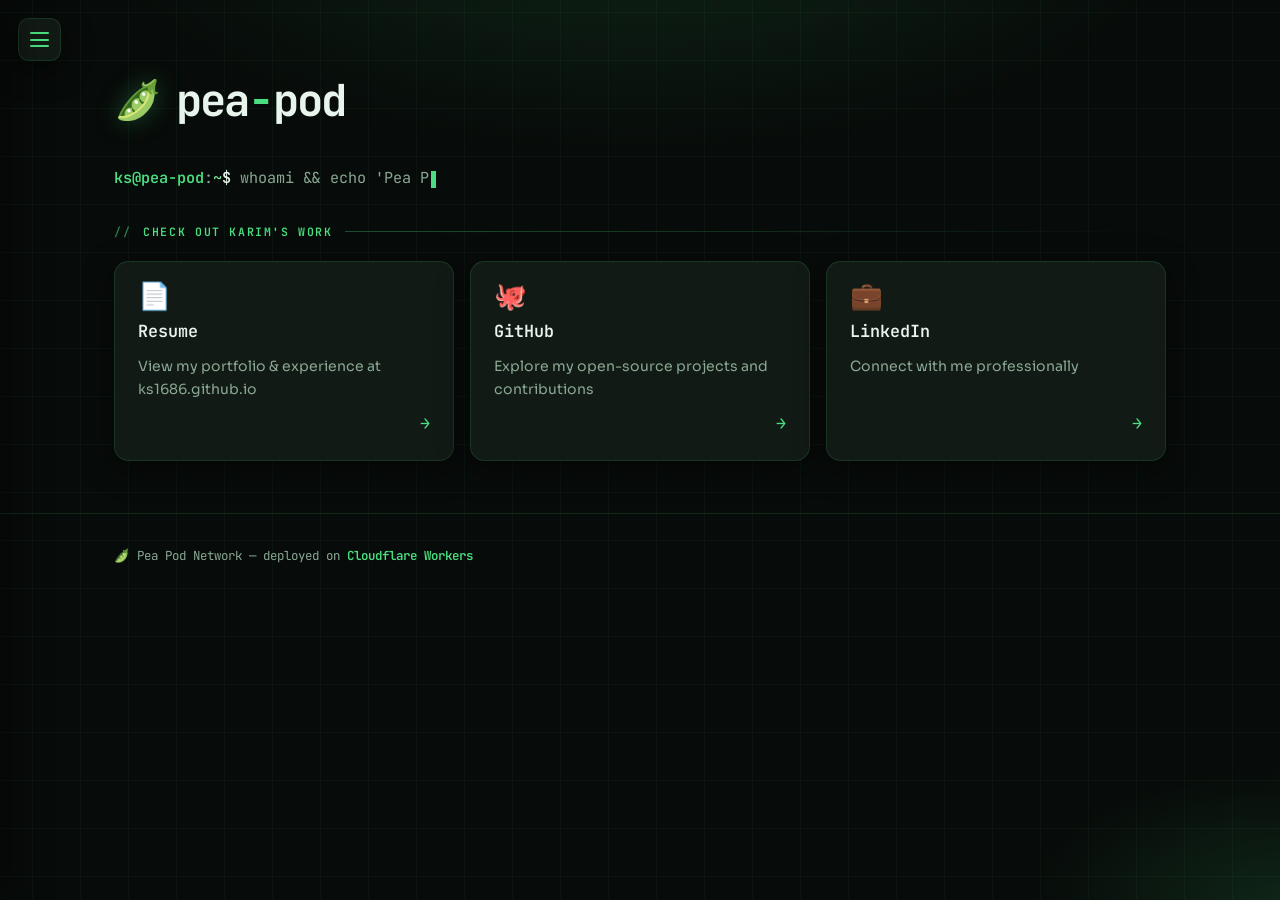
<file: index.html>
<!DOCTYPE html>
<html lang="en">
  <head>
    <meta charset="UTF-8" />
    <meta name="viewport" content="width=device-width, initial-scale=1.0" />
    <meta name="description" content="Pea Pod Network — a terminal-inspired home for projects, docs, and quick links." />
    <meta name="theme-color" content="#4ade80" />

    <meta property="og:type" content="website" />
    <meta property="og:title" content="Pea Pod Network" />
    <script>document.documentElement.classList.add("js");</script>
    <meta property="og:description" content="A terminal-inspired home for projects, docs, and quick links." />
    <meta property="og:url" content="https://pea-pod.me/" />
    <meta property="og:image" content="https://pea-pod.me/icons/icon-512.png" />
    <meta name="twitter:card" content="summary_large_image" />
    <meta name="twitter:image" content="https://pea-pod.me/icons/icon-512.png" />

    <link rel="icon" type="image/png" href="/favicon.png" width="32" height="32" />
    <link rel="apple-touch-icon" href="/apple-touch-icon.png" width="180" height="180" />
    <link rel="manifest" href="/manifest.json" />

    <link rel="preconnect" href="https://fonts.googleapis.com" />
    <link rel="preconnect" href="https://fonts.gstatic.com" crossorigin />
    <link href="https://fonts.googleapis.com/css2?family=JetBrains+Mono:wght@400;500;600;700&family=Sora:wght@500;600;700;800&display=swap" rel="stylesheet" />

    <link rel="stylesheet" href="css/styles.css" />

    <title>Pea Pod Network</title>
  </head>
  <body data-theme="pea-pod">
    <a class="skip-link" href="#main">Skip to content</a>
    <div class="bg-decoration" aria-hidden="true"></div>

    <button class="burger-btn" id="burger-btn" aria-label="Open navigation menu" aria-expanded="false" aria-controls="side-menu">
      <span class="burger-line"></span>
      <span class="burger-line"></span>
      <span class="burger-line"></span>
    </button>

    <div class="menu-overlay" id="menu-overlay" aria-hidden="true"></div>

    <nav class="side-menu" id="side-menu" aria-label="Site navigation" aria-hidden="true">
      <div class="side-menu-header">
        <span class="side-menu-title">~/navigation</span>
        <button class="side-menu-close" id="side-menu-close" aria-label="Close navigation menu">✕</button>
      </div>
      <ul class="side-menu-list">
        <li>
          <a class="side-menu-link" href="#karim-work">
            <span class="side-menu-icon" aria-hidden="true">🌟</span>
            <span>Karim's Work</span>
          </a>
        </li>
        <li>
          <a class="side-menu-link" href="/changelogs">
            <span class="side-menu-icon" aria-hidden="true">📋</span>
            <span>Changelogs</span>
          </a>
        </li>
        <li>
          <a class="side-menu-link" href="/genv">
            <span class="side-menu-icon" aria-hidden="true">📦</span>
            <span>GENV</span>
          </a>
        </li>
        <li>
          <a class="side-menu-link" href="/public-terminal">
            <span class="side-menu-icon" aria-hidden="true">💹</span>
            <span>Public Terminal</span>
          </a>
        </li>
        <li>
          <a class="side-menu-link" href="/peaproxy">
            <span class="side-menu-icon" aria-hidden="true">🔀</span>
            <span>PeaProxy</span>
          </a>
        </li>
      </ul>
    </nav>

    <header>
      <div class="container">
        <div class="logo-wrap">
          <span class="logo-icon" aria-hidden="true">🫛</span>
          <h1 class="site-title">pea<span class="accent">-</span>pod</h1>
        </div>
        <p class="hero-prompt" id="hero-prompt" data-prompt="whoami && echo 'Pea Pod Network — projects, docs, good vibes'" aria-live="polite">
          <span class="prompt-user">ks@pea-pod</span><span class="prompt-sep">:</span><span class="prompt-path">~</span><span class="prompt-cash">$ </span><span class="prompt-typed"></span><span class="prompt-cursor" aria-hidden="true"></span>
        </p>
      </div>
    </header>

    <main id="main" tabindex="-1">
      <div class="container">
        <section id="karim-work" class="section" aria-labelledby="profile-heading">
          <h2 class="section-label" id="profile-heading">Check Out Karim's Work</h2>

          <div class="shortcuts-grid">
            <a
              class="card"
              href="https://ks1686.github.io"
              target="_blank"
              rel="noopener noreferrer"
              aria-label="Open resume — ks1686.github.io"
            >
              <span class="card-icon" aria-hidden="true">📄</span>
              <span class="card-title">Resume</span>
              <span class="card-desc">View my portfolio &amp; experience at ks1686.github.io</span>
              <span class="card-arrow" aria-hidden="true">→</span>
            </a>

            <a
              class="card"
              href="https://github.com/ks1686"
              target="_blank"
              rel="noopener noreferrer"
              aria-label="Open GitHub profile"
            >
              <span class="card-icon" aria-hidden="true">🐙</span>
              <span class="card-title">GitHub</span>
              <span class="card-desc">Explore my open-source projects and contributions</span>
              <span class="card-arrow" aria-hidden="true">→</span>
            </a>

            <a
              class="card"
              href="https://www.linkedin.com/in/karim-smires/"
              target="_blank"
              rel="noopener noreferrer"
              aria-label="Open LinkedIn profile"
            >
              <span class="card-icon" aria-hidden="true">💼</span>
              <span class="card-title">LinkedIn</span>
              <span class="card-desc">Connect with me professionally</span>
              <span class="card-arrow" aria-hidden="true">→</span>
            </a>
          </div>
        </section>
      </div>
    </main>

    <footer>
      <div class="container">
        <p>
          🫛 Pea Pod Network &mdash; deployed on
          <a href="https://workers.cloudflare.com" target="_blank" rel="noopener noreferrer">Cloudflare Workers</a>
        </p>
      </div>
    </footer>

    <script src="js/app.js"></script>
  </body>
</html>
</file>
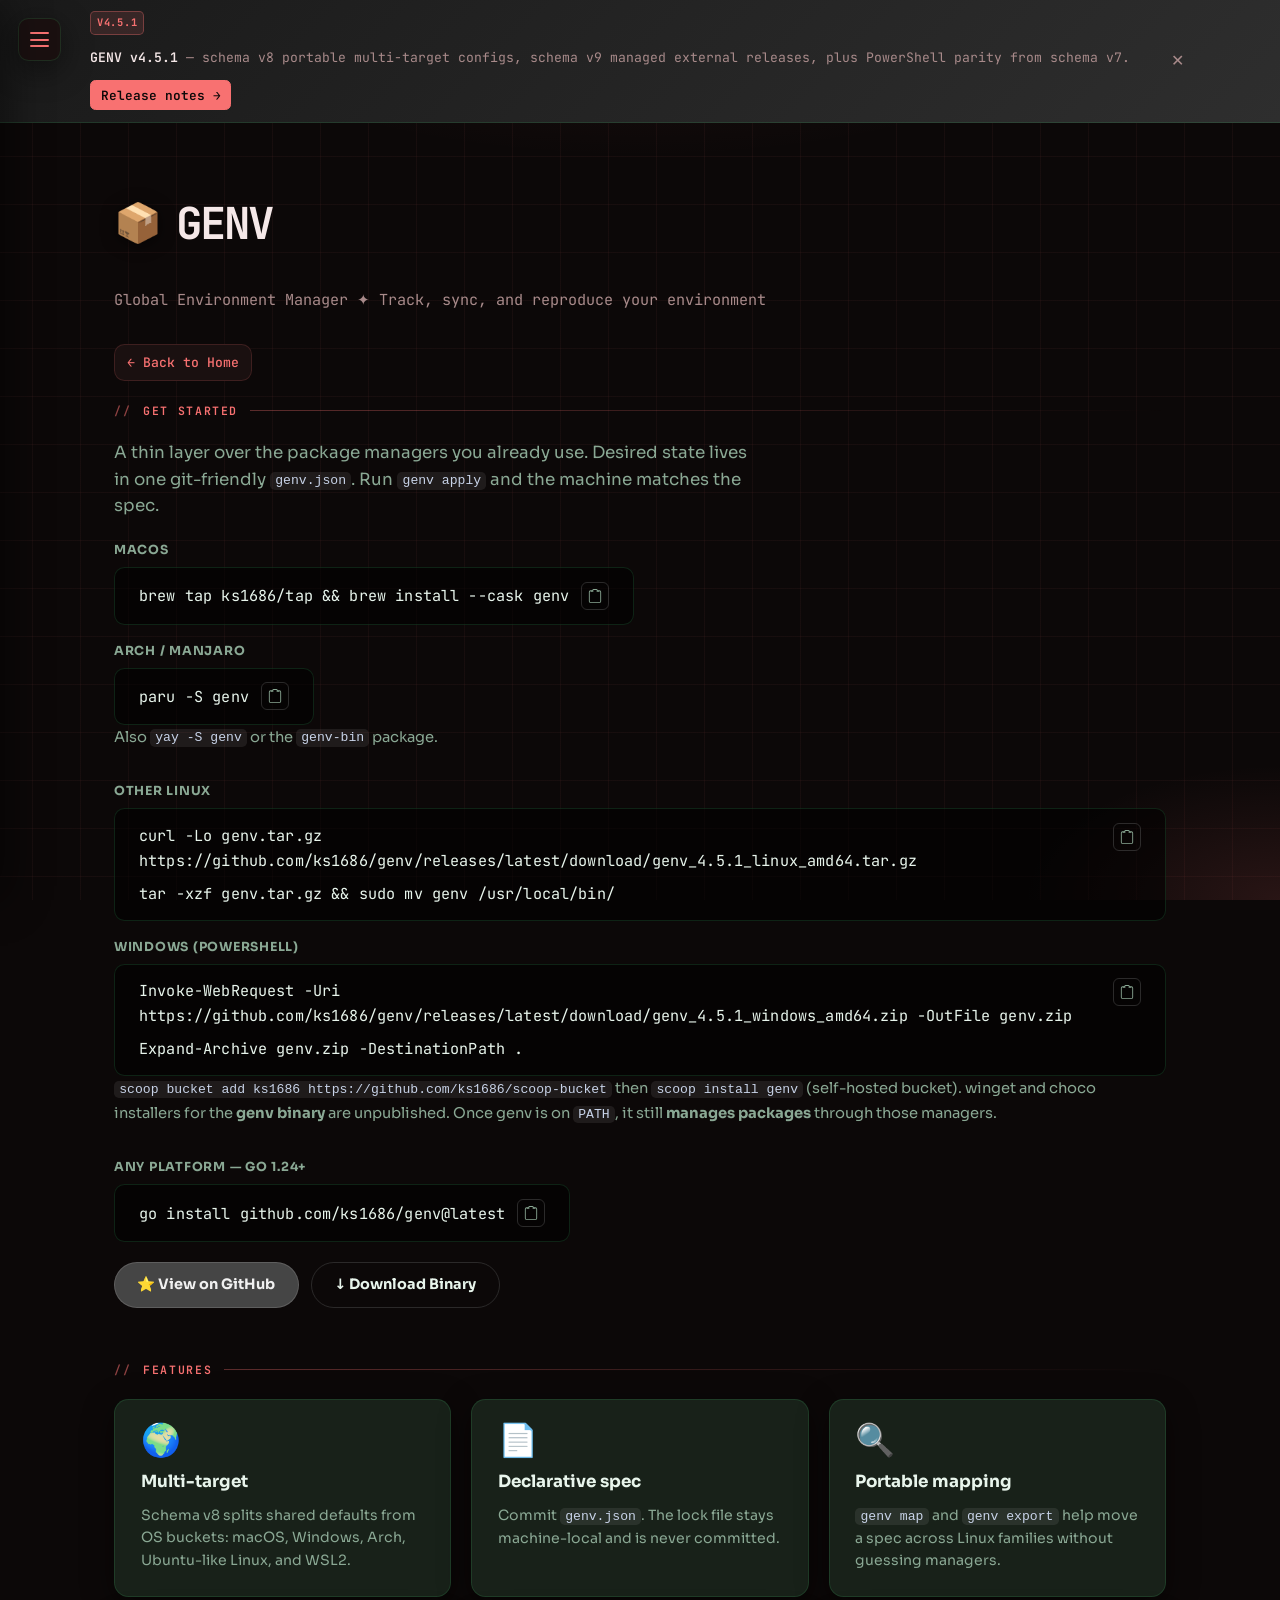
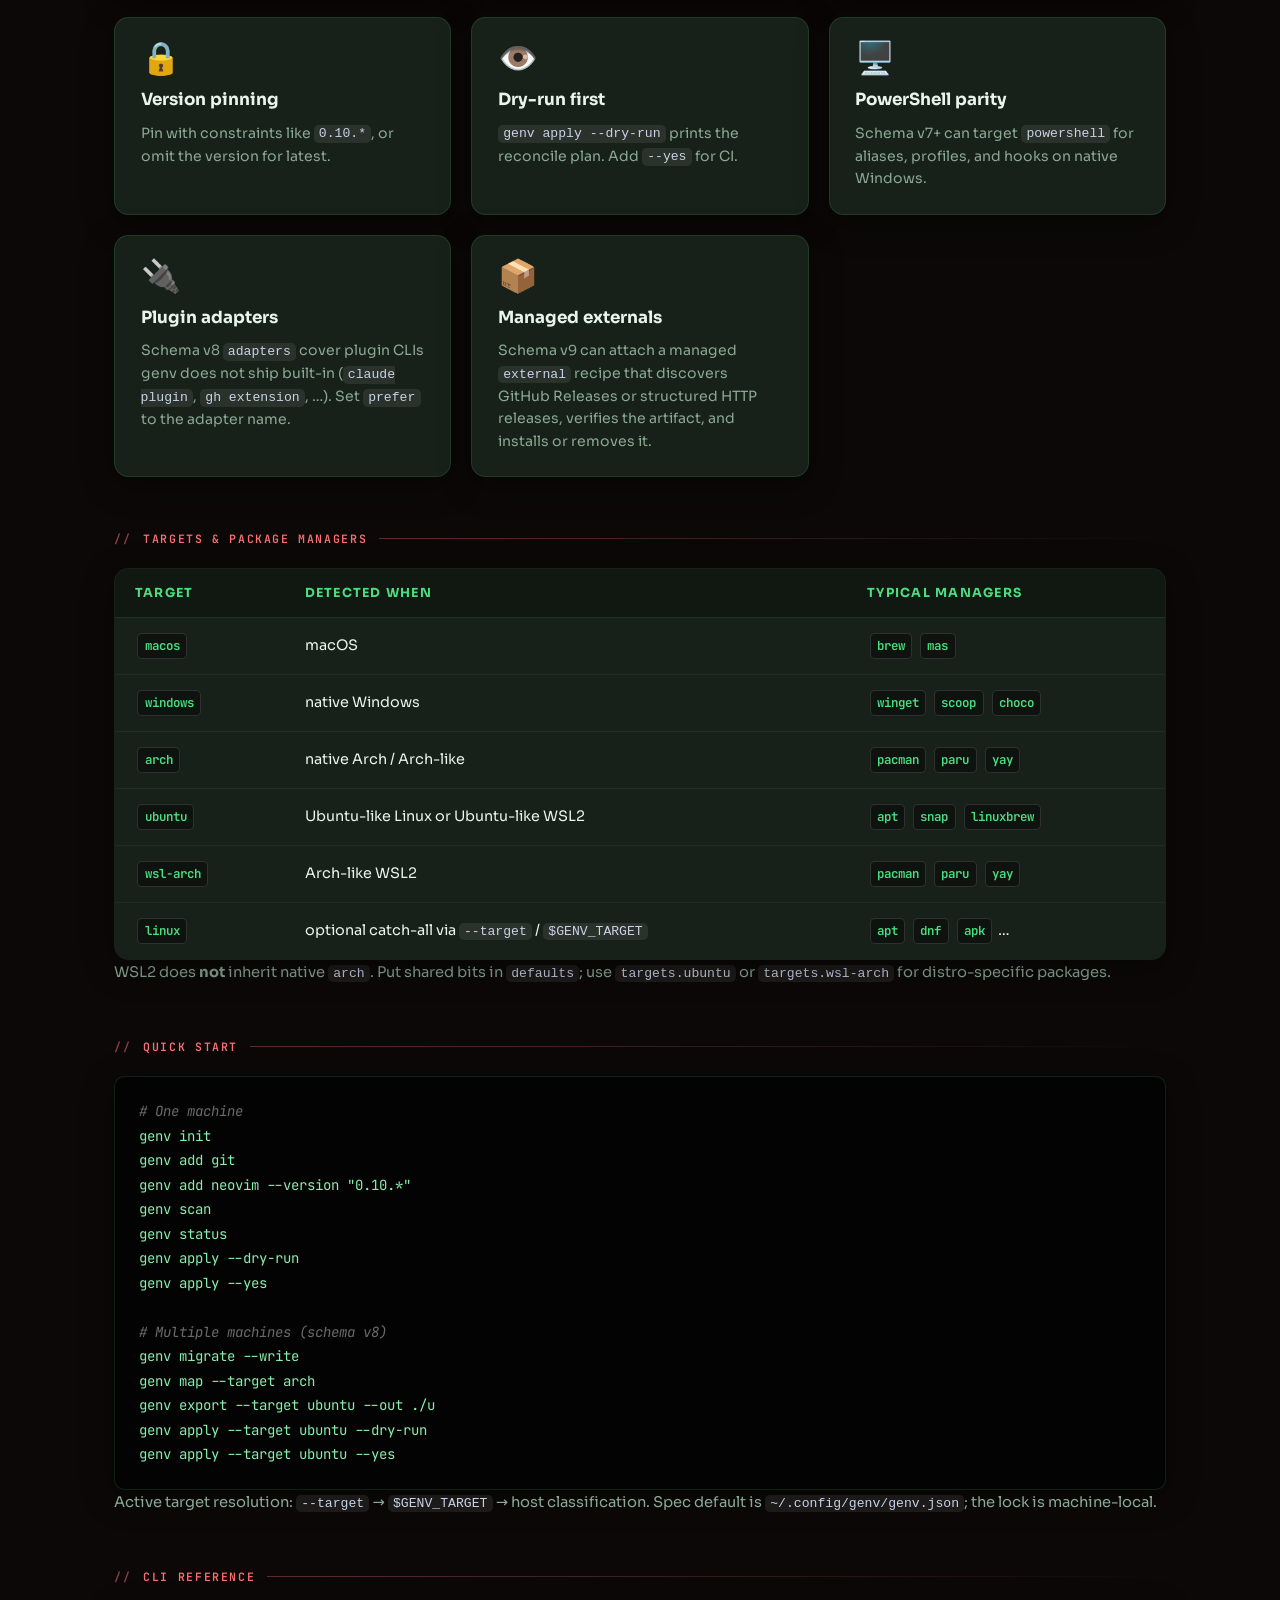
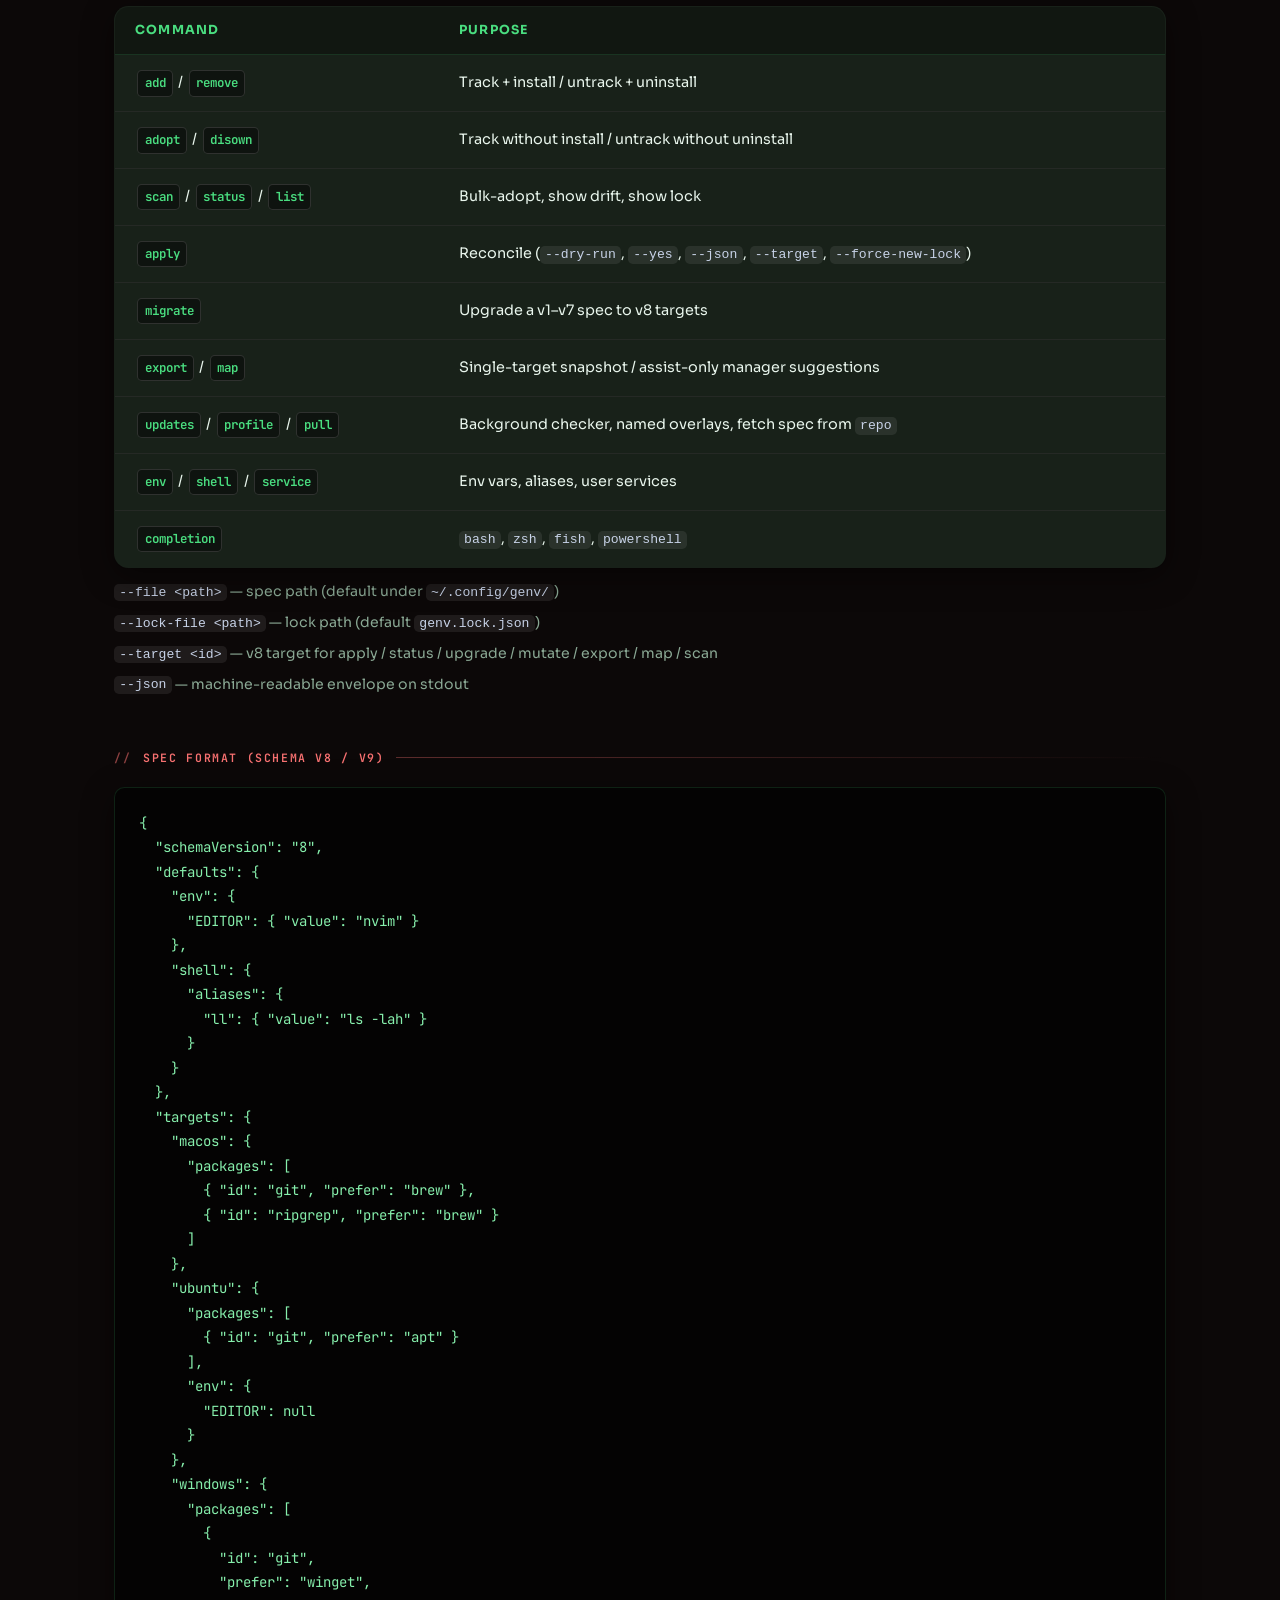
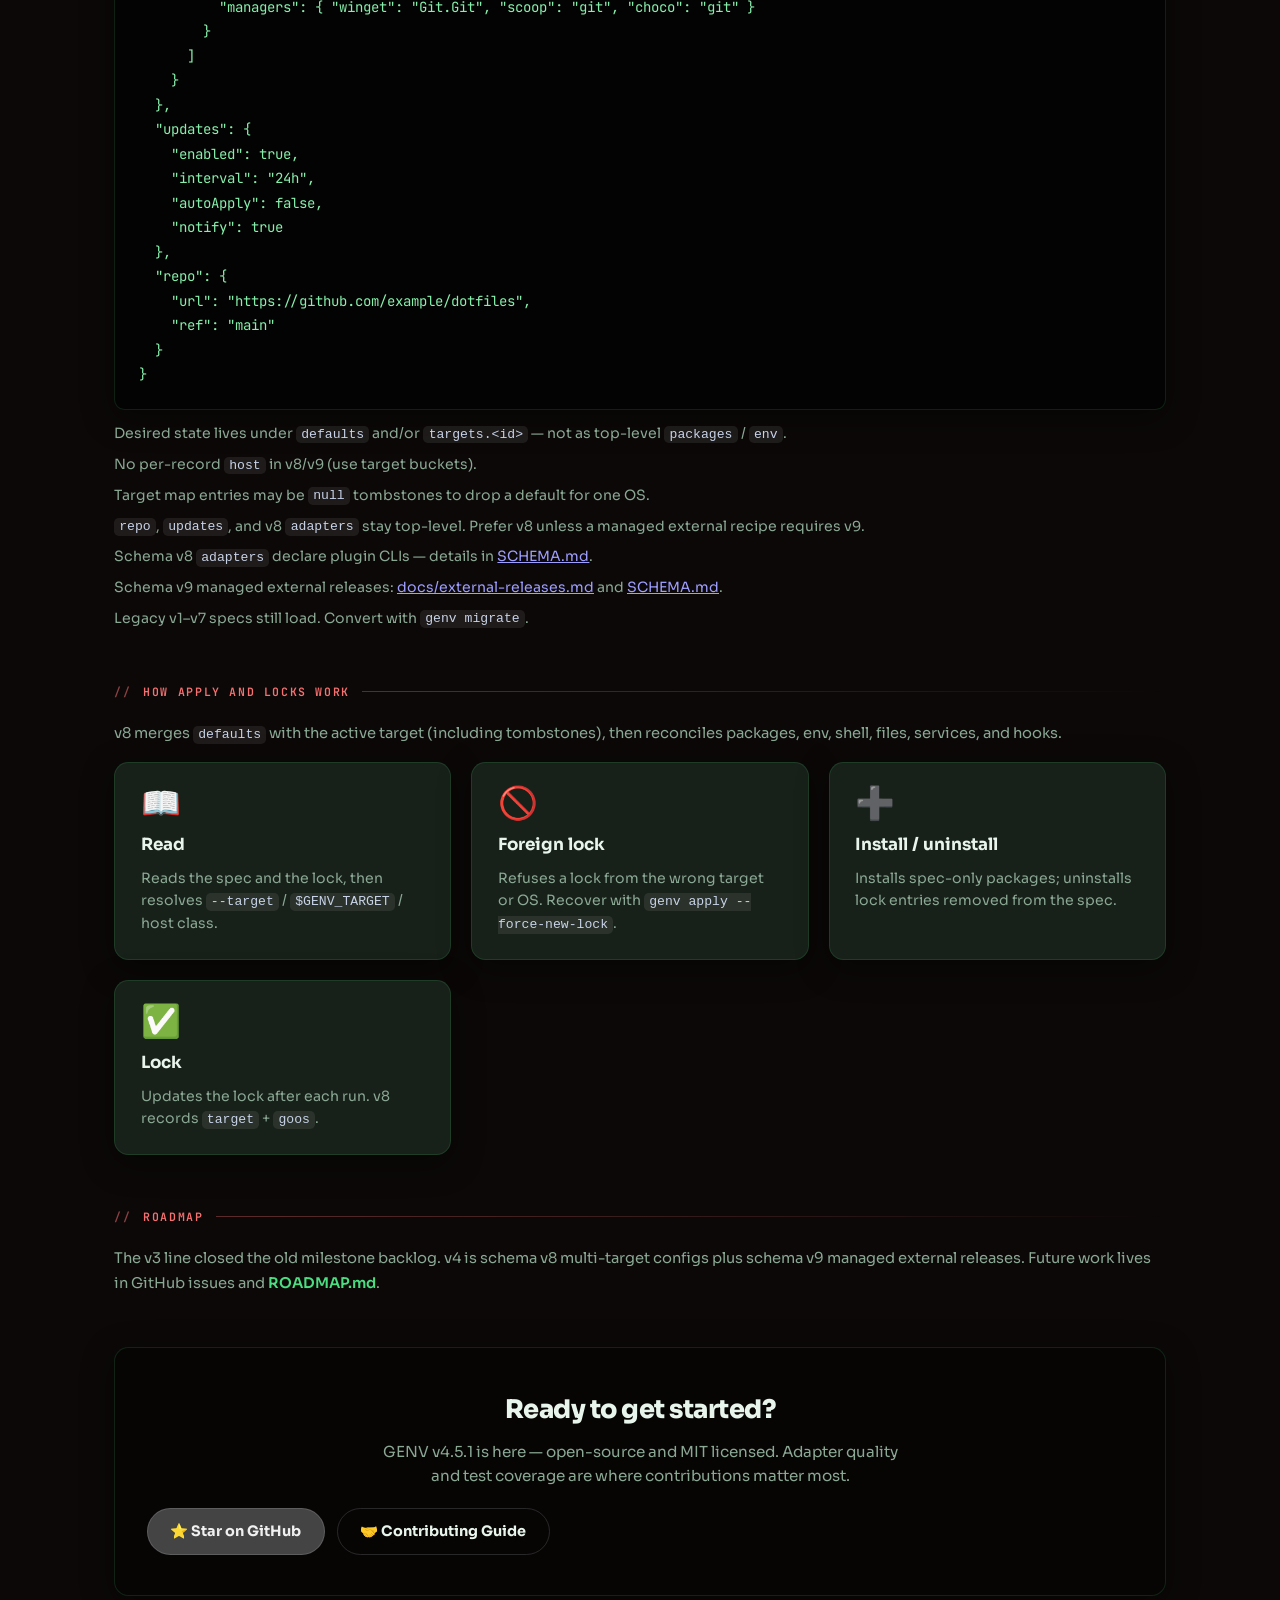
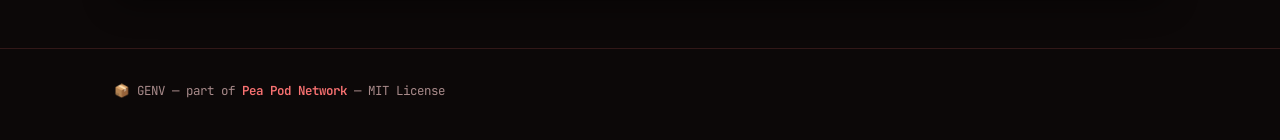
<file: genv/index.html>
<!DOCTYPE html>
<html lang="en">
  <head>
    <meta charset="UTF-8" />
    <meta name="viewport" content="width=device-width, initial-scale=1.0" />
    <meta name="description" content="GENV — track, sync, and reproduce your software environment across macOS, Windows, Arch, Ubuntu-like Linux, and WSL2." />
    <meta name="theme-color" content="#f87171" />
    <script>document.documentElement.classList.add("js");</script>

    <meta property="og:type" content="website" />
    <meta property="og:title" content="GENV — Global Environment Manager" />
    <meta property="og:description" content="Track, sync, and reproduce your software environment across macOS, Windows, Arch, Ubuntu-like Linux, and WSL2." />
    <meta property="og:url" content="https://pea-pod.me/genv/" />
    <meta property="og:image" content="https://pea-pod.me/icons/icon-512.png" />
    <meta name="twitter:card" content="summary_large_image" />
    <meta name="twitter:image" content="https://pea-pod.me/icons/icon-512.png" />

    <link rel="icon" type="image/png" href="/favicon.png" width="32" height="32" />
    <link rel="apple-touch-icon" href="/apple-touch-icon.png" width="180" height="180" />
    <link rel="manifest" href="/manifest.json" />

    <link rel="preconnect" href="https://fonts.googleapis.com" />
    <link rel="preconnect" href="https://fonts.gstatic.com" crossorigin />
    <link href="https://fonts.googleapis.com/css2?family=JetBrains+Mono:wght@400;500;600;700&family=Sora:wght@500;600;700;800&display=swap" rel="stylesheet" />

    <link rel="stylesheet" href="/css/styles.css" />
    <link rel="stylesheet" href="/css/genv.css" />

    <title>GENV — Global Environment Manager</title>
  </head>
  <body data-theme="genv">
    <a class="skip-link" href="#main">Skip to content</a>
    <div class="announcement-banner" id="announcement-banner" role="region" aria-label="Announcement">
      <div class="banner-content">
        <span class="banner-badge" aria-hidden="true">v4.5.1</span>
        <p class="banner-text">
          <strong>GENV v4.5.1</strong> — schema v8 portable multi-target configs, schema v9 managed external releases, plus PowerShell parity from schema v7.
        </p>
        <a class="banner-link" href="https://github.com/ks1686/genv/releases/tag/v4.5.1" target="_blank" rel="noopener noreferrer">Release notes →</a>
        <button class="banner-close" id="banner-close" aria-label="Dismiss announcement">✕</button>
      </div>
    </div>

    <div class="bg-decoration" aria-hidden="true"></div>

    <button class="burger-btn" id="burger-btn" aria-label="Open navigation menu" aria-expanded="false" aria-controls="side-menu">
      <span class="burger-line"></span>
      <span class="burger-line"></span>
      <span class="burger-line"></span>
    </button>

    <div class="menu-overlay" id="menu-overlay" aria-hidden="true"></div>

    <nav class="side-menu" id="side-menu" aria-label="Site navigation" aria-hidden="true">
      <div class="side-menu-header">
        <span class="side-menu-title">~/genv</span>
        <button class="side-menu-close" id="side-menu-close" aria-label="Close navigation menu">✕</button>
      </div>
      <ul class="side-menu-list">
        <li>
          <a class="side-menu-link" href="/#karim-work">
            <span class="side-menu-icon" aria-hidden="true">🌟</span>
            <span>Karim's Work</span>
          </a>
        </li>
        <li>
          <a class="side-menu-link" href="/changelogs">
            <span class="side-menu-icon" aria-hidden="true">📋</span>
            <span>Changelogs</span>
          </a>
        </li>
        <li>
          <a class="side-menu-link" href="/genv" aria-current="page">
            <span class="side-menu-icon" aria-hidden="true">📦</span>
            <span>GENV</span>
          </a>
        </li>
        <li>
          <a class="side-menu-link" href="/public-terminal">
            <span class="side-menu-icon" aria-hidden="true">💹</span>
            <span>Public Terminal</span>
          </a>
        </li>
        <li>
          <a class="side-menu-link" href="/peaproxy">
            <span class="side-menu-icon" aria-hidden="true">🔀</span>
            <span>PeaProxy</span>
          </a>
        </li>
        <li role="presentation">
          <p class="side-menu-section-label" role="heading" aria-level="2">On this page</p>
        </li>
        <li><a class="side-menu-link" href="#get-started"><span class="side-menu-icon" aria-hidden="true">🚀</span><span>Get Started</span></a></li>
        <li><a class="side-menu-link" href="#features"><span class="side-menu-icon" aria-hidden="true">✨</span><span>Features</span></a></li>
        <li><a class="side-menu-link" href="#targets"><span class="side-menu-icon" aria-hidden="true">🖥️</span><span>Targets</span></a></li>
        <li><a class="side-menu-link" href="#quick-start"><span class="side-menu-icon" aria-hidden="true">⚡</span><span>Quick Start</span></a></li>
        <li><a class="side-menu-link" href="#cli-reference"><span class="side-menu-icon" aria-hidden="true">💻</span><span>CLI Reference</span></a></li>
        <li><a class="side-menu-link" href="#spec-format"><span class="side-menu-icon" aria-hidden="true">📄</span><span>Spec Format</span></a></li>
        <li><a class="side-menu-link" href="#apply-locks"><span class="side-menu-icon" aria-hidden="true">🔄</span><span>Apply &amp; Locks</span></a></li>
        <li><a class="side-menu-link" href="#roadmap"><span class="side-menu-icon" aria-hidden="true">🗺️</span><span>Roadmap</span></a></li>
      </ul>
    </nav>

    <header>
      <div class="container">
        <div class="logo-wrap">
          <span class="logo-icon" aria-hidden="true">📦</span>
          <h1 class="site-title">GENV</h1>
        </div>
        <p class="site-tagline">Global Environment Manager ✦ Track, sync, and reproduce your environment</p>
      </div>
    </header>

    <main id="main" tabindex="-1">
      <div class="container">
        <a class="nav-back" href="/" aria-label="Back to home">← Back to Home</a>

        <section id="get-started" class="section" aria-labelledby="install-heading">
          <h2 class="section-label" id="install-heading">Get Started</h2>
          <p class="genv-hero-tagline">
            A thin layer over the package managers you already use. Desired state lives in one git-friendly <code class="code-inline">genv.json</code>. Run <code class="code-inline">genv apply</code> and the machine matches the spec.
          </p>
          <div class="stack">
            <div>
              <p class="os-label">macOS</p>
              <div class="genv-install-block" aria-label="Install command for macOS">
                <span class="install-cmd">brew tap ks1686/tap &amp;&amp; brew install --cask genv</span>
                <button class="copy-btn" aria-label="Copy command to clipboard" title="Copy"><svg xmlns="http://www.w3.org/2000/svg" viewBox="0 0 16 16" fill="currentColor" aria-hidden="true"><path d="M4 1.5H3a2 2 0 0 0-2 2V14a2 2 0 0 0 2 2h10a2 2 0 0 0 2-2V3.5a2 2 0 0 0-2-2h-1v1h1a1 1 0 0 1 1 1V14a1 1 0 0 1-1 1H3a1 1 0 0 1-1-1V3.5a1 1 0 0 1 1-1h1v-1z"/><path d="M9.5 1a.5.5 0 0 1 .5.5v1a.5.5 0 0 1-.5.5h-3a.5.5 0 0 1-.5-.5v-1a.5.5 0 0 1 .5-.5h3zm-3-1A1.5 1.5 0 0 0 5 1.5h-.5A1.5 1.5 0 0 0 3 3h10a1.5 1.5 0 0 0-1.5-1.5H11A1.5 1.5 0 0 0 9.5 0h-3z"/></svg></button>
              </div>
            </div>
            <div>
              <p class="os-label">Arch / Manjaro</p>
              <div class="genv-install-block" aria-label="Install command for Arch Linux via AUR">
                <span class="install-cmd">paru -S genv</span>
                <button class="copy-btn" aria-label="Copy command to clipboard" title="Copy"><svg xmlns="http://www.w3.org/2000/svg" viewBox="0 0 16 16" fill="currentColor" aria-hidden="true"><path d="M4 1.5H3a2 2 0 0 0-2 2V14a2 2 0 0 0 2 2h10a2 2 0 0 0 2-2V3.5a2 2 0 0 0-2-2h-1v1h1a1 1 0 0 1 1 1V14a1 1 0 0 1-1 1H3a1 1 0 0 1-1-1V3.5a1 1 0 0 1 1-1h1v-1z"/><path d="M9.5 1a.5.5 0 0 1 .5.5v1a.5.5 0 0 1-.5.5h-3a.5.5 0 0 1-.5-.5v-1a.5.5 0 0 1 .5-.5h3zm-3-1A1.5 1.5 0 0 0 5 1.5h-.5A1.5 1.5 0 0 0 3 3h10a1.5 1.5 0 0 0-1.5-1.5H11A1.5 1.5 0 0 0 9.5 0h-3z"/></svg></button>
              </div>
              <p class="genv-prose">Also <code class="code-inline">yay -S genv</code> or the <code class="code-inline">genv-bin</code> package.</p>
            </div>
            <div>
              <p class="os-label">Other Linux</p>
              <div class="genv-install-block wide" aria-label="Install command for Linux via pre-built binary">
                <div class="cmd-stack">
                  <span class="install-cmd">curl -Lo genv.tar.gz https://github.com/ks1686/genv/releases/latest/download/genv_4.5.1_linux_amd64.tar.gz</span>
                  <span class="install-cmd">tar -xzf genv.tar.gz &amp;&amp; sudo mv genv /usr/local/bin/</span>
                </div>
                <button class="copy-btn" aria-label="Copy commands to clipboard" title="Copy"><svg xmlns="http://www.w3.org/2000/svg" viewBox="0 0 16 16" fill="currentColor" aria-hidden="true"><path d="M4 1.5H3a2 2 0 0 0-2 2V14a2 2 0 0 0 2 2h10a2 2 0 0 0 2-2V3.5a2 2 0 0 0-2-2h-1v1h1a1 1 0 0 1 1 1V14a1 1 0 0 1-1 1H3a1 1 0 0 1-1-1V3.5a1 1 0 0 1 1-1h1v-1z"/><path d="M9.5 1a.5.5 0 0 1 .5.5v1a.5.5 0 0 1-.5.5h-3a.5.5 0 0 1-.5-.5v-1a.5.5 0 0 1 .5-.5h3zm-3-1A1.5 1.5 0 0 0 5 1.5h-.5A1.5 1.5 0 0 0 3 3h10a1.5 1.5 0 0 0-1.5-1.5H11A1.5 1.5 0 0 0 9.5 0h-3z"/></svg></button>
              </div>
            </div>
            <div>
              <p class="os-label">Windows (PowerShell)</p>
              <div class="genv-install-block wide" aria-label="Install command for Windows via PowerShell">
                <div class="cmd-stack">
                  <span class="install-cmd">Invoke-WebRequest -Uri https://github.com/ks1686/genv/releases/latest/download/genv_4.5.1_windows_amd64.zip -OutFile genv.zip</span>
                  <span class="install-cmd">Expand-Archive genv.zip -DestinationPath .</span>
                </div>
                <button class="copy-btn" aria-label="Copy commands to clipboard" title="Copy"><svg xmlns="http://www.w3.org/2000/svg" viewBox="0 0 16 16" fill="currentColor" aria-hidden="true"><path d="M4 1.5H3a2 2 0 0 0-2 2V14a2 2 0 0 0 2 2h10a2 2 0 0 0 2-2V3.5a2 2 0 0 0-2-2h-1v1h1a1 1 0 0 1 1 1V14a1 1 0 0 1-1 1H3a1 1 0 0 1-1-1V3.5a1 1 0 0 1 1-1h1v-1z"/><path d="M9.5 1a.5.5 0 0 1 .5.5v1a.5.5 0 0 1-.5.5h-3a.5.5 0 0 1-.5-.5v-1a.5.5 0 0 1 .5-.5h3zm-3-1A1.5 1.5 0 0 0 5 1.5h-.5A1.5 1.5 0 0 0 3 3h10a1.5 1.5 0 0 0-1.5-1.5H11A1.5 1.5 0 0 0 9.5 0h-3z"/></svg></button>
              </div>
              <p class="genv-prose"><code class="code-inline">scoop bucket add ks1686 https://github.com/ks1686/scoop-bucket</code> then <code class="code-inline">scoop install genv</code> (self-hosted bucket). winget and choco installers for the <strong>genv binary</strong> are unpublished. Once genv is on <code class="code-inline">PATH</code>, it still <strong>manages packages</strong> through those managers.</p>
            </div>
            <div>
              <p class="os-label">Any platform — Go 1.24+</p>
              <div class="genv-install-block" aria-label="Install command via Go">
                <span class="install-cmd">go install github.com/ks1686/genv@latest</span>
                <button class="copy-btn" aria-label="Copy command to clipboard" title="Copy"><svg xmlns="http://www.w3.org/2000/svg" viewBox="0 0 16 16" fill="currentColor" aria-hidden="true"><path d="M4 1.5H3a2 2 0 0 0-2 2V14a2 2 0 0 0 2 2h10a2 2 0 0 0 2-2V3.5a2 2 0 0 0-2-2h-1v1h1a1 1 0 0 1 1 1V14a1 1 0 0 1-1 1H3a1 1 0 0 1-1-1V3.5a1 1 0 0 1 1-1h1v-1z"/><path d="M9.5 1a.5.5 0 0 1 .5.5v1a.5.5 0 0 1-.5.5h-3a.5.5 0 0 1-.5-.5v-1a.5.5 0 0 1 .5-.5h3zm-3-1A1.5 1.5 0 0 0 5 1.5h-.5A1.5 1.5 0 0 0 3 3h10a1.5 1.5 0 0 0-1.5-1.5H11A1.5 1.5 0 0 0 9.5 0h-3z"/></svg></button>
              </div>
            </div>
          </div>
          <div class="genv-cta-buttons">
            <a class="btn-primary" href="https://github.com/ks1686/genv" target="_blank" rel="noopener noreferrer">⭐ View on GitHub</a>
            <a class="btn-secondary" href="https://github.com/ks1686/genv/releases" target="_blank" rel="noopener noreferrer">↓ Download Binary</a>
          </div>
        </section>

        <section id="features" class="section" aria-labelledby="features-heading">
          <h2 class="section-label" id="features-heading">Features</h2>
          <div class="genv-features-grid">
            <div class="genv-feature-card">
              <span class="genv-feature-icon" aria-hidden="true">🌍</span>
              <p class="genv-feature-title">Multi-target</p>
              <p class="genv-feature-desc">Schema v8 splits shared defaults from OS buckets: macOS, Windows, Arch, Ubuntu-like Linux, and WSL2.</p>
            </div>
            <div class="genv-feature-card">
              <span class="genv-feature-icon" aria-hidden="true">📄</span>
              <p class="genv-feature-title">Declarative spec</p>
              <p class="genv-feature-desc">Commit <code class="code-inline">genv.json</code>. The lock file stays machine-local and is never committed.</p>
            </div>
            <div class="genv-feature-card">
              <span class="genv-feature-icon" aria-hidden="true">🔍</span>
              <p class="genv-feature-title">Portable mapping</p>
              <p class="genv-feature-desc"><code class="code-inline">genv map</code> and <code class="code-inline">genv export</code> help move a spec across Linux families without guessing managers.</p>
            </div>
            <div class="genv-feature-card">
              <span class="genv-feature-icon" aria-hidden="true">🔒</span>
              <p class="genv-feature-title">Version pinning</p>
              <p class="genv-feature-desc">Pin with constraints like <code class="code-inline">0.10.*</code>, or omit the version for latest.</p>
            </div>
            <div class="genv-feature-card">
              <span class="genv-feature-icon" aria-hidden="true">👁️</span>
              <p class="genv-feature-title">Dry-run first</p>
              <p class="genv-feature-desc"><code class="code-inline">genv apply --dry-run</code> prints the reconcile plan. Add <code class="code-inline">--yes</code> for CI.</p>
            </div>
            <div class="genv-feature-card">
              <span class="genv-feature-icon" aria-hidden="true">🖥️</span>
              <p class="genv-feature-title">PowerShell parity</p>
              <p class="genv-feature-desc">Schema v7+ can target <code class="code-inline">powershell</code> for aliases, profiles, and hooks on native Windows.</p>
            </div>
            <div class="genv-feature-card">
              <span class="genv-feature-icon" aria-hidden="true">🔌</span>
              <p class="genv-feature-title">Plugin adapters</p>
              <p class="genv-feature-desc">Schema v8 <code class="code-inline">adapters</code> cover plugin CLIs genv does not ship built-in (<code class="code-inline">claude plugin</code>, <code class="code-inline">gh extension</code>, …). Set <code class="code-inline">prefer</code> to the adapter name.</p>
            </div>
            <div class="genv-feature-card">
              <span class="genv-feature-icon" aria-hidden="true">📦</span>
              <p class="genv-feature-title">Managed externals</p>
              <p class="genv-feature-desc">Schema v9 can attach a managed <code class="code-inline">external</code> recipe that discovers GitHub Releases or structured HTTP releases, verifies the artifact, and installs or removes it.</p>
            </div>
          </div>
        </section>

        <section id="targets" class="section" aria-labelledby="targets-heading">
          <h2 class="section-label" id="targets-heading">Targets &amp; Package Managers</h2>
          <table class="genv-platform-table" aria-label="Supported targets and package managers">
            <thead>
              <tr>
                <th scope="col">Target</th>
                <th scope="col">Detected when</th>
                <th scope="col">Typical managers</th>
              </tr>
            </thead>
            <tbody>
              <tr><td><span class="code-tag">macos</span></td><td>macOS</td><td><span class="code-tag">brew</span> <span class="code-tag">mas</span></td></tr>
              <tr><td><span class="code-tag">windows</span></td><td>native Windows</td><td><span class="code-tag">winget</span> <span class="code-tag">scoop</span> <span class="code-tag">choco</span></td></tr>
              <tr><td><span class="code-tag">arch</span></td><td>native Arch / Arch-like</td><td><span class="code-tag">pacman</span> <span class="code-tag">paru</span> <span class="code-tag">yay</span></td></tr>
              <tr><td><span class="code-tag">ubuntu</span></td><td>Ubuntu-like Linux or Ubuntu-like WSL2</td><td><span class="code-tag">apt</span> <span class="code-tag">snap</span> <span class="code-tag">linuxbrew</span></td></tr>
              <tr><td><span class="code-tag">wsl-arch</span></td><td>Arch-like WSL2</td><td><span class="code-tag">pacman</span> <span class="code-tag">paru</span> <span class="code-tag">yay</span></td></tr>
              <tr><td><span class="code-tag">linux</span></td><td>optional catch-all via <code class="code-inline">--target</code> / <code class="code-inline">$GENV_TARGET</code></td><td><span class="code-tag">apt</span> <span class="code-tag">dnf</span> <span class="code-tag">apk</span> …</td></tr>
            </tbody>
          </table>
          <p class="genv-prose">WSL2 does <strong>not</strong> inherit native <code class="code-inline">arch</code>. Put shared bits in <code class="code-inline">defaults</code>; use <code class="code-inline">targets.ubuntu</code> or <code class="code-inline">targets.wsl-arch</code> for distro-specific packages.</p>
        </section>

        <section id="quick-start" class="section" aria-labelledby="quickstart-heading">
          <h2 class="section-label" id="quickstart-heading">Quick Start</h2>
          <pre class="genv-code-block" aria-label="Quick start commands"><span class="comment"># One machine</span>
genv init
genv add git
genv add neovim --version "0.10.*"
genv scan
genv status
genv apply --dry-run
genv apply --yes

<span class="comment"># Multiple machines (schema v8)</span>
genv migrate --write
genv map --target arch
genv export --target ubuntu --out ./u
genv apply --target ubuntu --dry-run
genv apply --target ubuntu --yes</pre>
          <p class="genv-prose">Active target resolution: <code class="code-inline">--target</code> → <code class="code-inline">$GENV_TARGET</code> → host classification. Spec default is <code class="code-inline">~/.config/genv/genv.json</code>; the lock is machine-local.</p>
        </section>

        <section id="cli-reference" class="section" aria-labelledby="cli-heading">
          <h2 class="section-label" id="cli-heading">CLI Reference</h2>
          <table class="genv-platform-table" aria-label="CLI commands">
            <thead>
              <tr><th scope="col">Command</th><th scope="col">Purpose</th></tr>
            </thead>
            <tbody>
              <tr><td><span class="code-tag">add</span> / <span class="code-tag">remove</span></td><td>Track + install / untrack + uninstall</td></tr>
              <tr><td><span class="code-tag">adopt</span> / <span class="code-tag">disown</span></td><td>Track without install / untrack without uninstall</td></tr>
              <tr><td><span class="code-tag">scan</span> / <span class="code-tag">status</span> / <span class="code-tag">list</span></td><td>Bulk-adopt, show drift, show lock</td></tr>
              <tr><td><span class="code-tag">apply</span></td><td>Reconcile (<code class="code-inline">--dry-run</code>, <code class="code-inline">--yes</code>, <code class="code-inline">--json</code>, <code class="code-inline">--target</code>, <code class="code-inline">--force-new-lock</code>)</td></tr>
              <tr><td><span class="code-tag">migrate</span></td><td>Upgrade a v1–v7 spec to v8 targets</td></tr>
              <tr><td><span class="code-tag">export</span> / <span class="code-tag">map</span></td><td>Single-target snapshot / assist-only manager suggestions</td></tr>
              <tr><td><span class="code-tag">updates</span> / <span class="code-tag">profile</span> / <span class="code-tag">pull</span></td><td>Background checker, named overlays, fetch spec from <code class="code-inline">repo</code></td></tr>
              <tr><td><span class="code-tag">env</span> / <span class="code-tag">shell</span> / <span class="code-tag">service</span></td><td>Env vars, aliases, user services</td></tr>
              <tr><td><span class="code-tag">completion</span></td><td><code class="code-inline">bash</code>, <code class="code-inline">zsh</code>, <code class="code-inline">fish</code>, <code class="code-inline">powershell</code></td></tr>
            </tbody>
          </table>
          <ul class="flag-list">
            <li><code class="code-inline">--file &lt;path&gt;</code> — spec path (default under <code class="code-inline">~/.config/genv/</code>)</li>
            <li><code class="code-inline">--lock-file &lt;path&gt;</code> — lock path (default <code class="code-inline">genv.lock.json</code>)</li>
            <li><code class="code-inline">--target &lt;id&gt;</code> — v8 target for apply / status / upgrade / mutate / export / map / scan</li>
            <li><code class="code-inline">--json</code> — machine-readable envelope on stdout</li>
          </ul>
        </section>

        <section id="spec-format" class="section" aria-labelledby="format-heading">
          <h2 class="section-label" id="format-heading">Spec Format (schema v8 / v9)</h2>
          <pre class="genv-code-block" aria-label="genv.json schema v8 example">{
  "schemaVersion": "8",
  "defaults": {
    "env": {
      "EDITOR": { "value": "nvim" }
    },
    "shell": {
      "aliases": {
        "ll": { "value": "ls -lah" }
      }
    }
  },
  "targets": {
    "macos": {
      "packages": [
        { "id": "git", "prefer": "brew" },
        { "id": "ripgrep", "prefer": "brew" }
      ]
    },
    "ubuntu": {
      "packages": [
        { "id": "git", "prefer": "apt" }
      ],
      "env": {
        "EDITOR": null
      }
    },
    "windows": {
      "packages": [
        {
          "id": "git",
          "prefer": "winget",
          "managers": { "winget": "Git.Git", "scoop": "git", "choco": "git" }
        }
      ]
    }
  },
  "updates": {
    "enabled": true,
    "interval": "24h",
    "autoApply": false,
    "notify": true
  },
  "repo": {
    "url": "https://github.com/example/dotfiles",
    "ref": "main"
  }
}</pre>
          <ul class="flag-list">
            <li>Desired state lives under <code class="code-inline">defaults</code> and/or <code class="code-inline">targets.&lt;id&gt;</code> — not as top-level <code class="code-inline">packages</code> / <code class="code-inline">env</code>.</li>
            <li>No per-record <code class="code-inline">host</code> in v8/v9 (use target buckets).</li>
            <li>Target map entries may be <code class="code-inline">null</code> tombstones to drop a default for one OS.</li>
            <li><code class="code-inline">repo</code>, <code class="code-inline">updates</code>, and v8 <code class="code-inline">adapters</code> stay top-level. Prefer v8 unless a managed external recipe requires v9.</li>
            <li>Schema v8 <code class="code-inline">adapters</code> declare plugin CLIs — details in <a href="https://github.com/ks1686/genv/blob/main/SCHEMA.md#spec-adapters-v8" target="_blank" rel="noopener noreferrer">SCHEMA.md</a>.</li>
            <li>Schema v9 managed external releases: <a href="https://github.com/ks1686/genv/blob/main/docs/external-releases.md" target="_blank" rel="noopener noreferrer">docs/external-releases.md</a> and <a href="https://github.com/ks1686/genv/blob/main/SCHEMA.md#managed-external-releases-v9" target="_blank" rel="noopener noreferrer">SCHEMA.md</a>.</li>
            <li>Legacy v1–v7 specs still load. Convert with <code class="code-inline">genv migrate</code>.</li>
          </ul>
        </section>

        <section id="apply-locks" class="section" aria-labelledby="apply-heading">
          <h2 class="section-label" id="apply-heading">How Apply and Locks Work</h2>
          <p class="genv-prose">v8 merges <code class="code-inline">defaults</code> with the active target (including tombstones), then reconciles packages, env, shell, files, services, and hooks.</p>
          <div class="genv-features-grid">
            <div class="genv-feature-card">
              <span class="genv-feature-icon" aria-hidden="true">📖</span>
              <p class="genv-feature-title">Read</p>
              <p class="genv-feature-desc">Reads the spec and the lock, then resolves <code class="code-inline">--target</code> / <code class="code-inline">$GENV_TARGET</code> / host class.</p>
            </div>
            <div class="genv-feature-card">
              <span class="genv-feature-icon" aria-hidden="true">🚫</span>
              <p class="genv-feature-title">Foreign lock</p>
              <p class="genv-feature-desc">Refuses a lock from the wrong target or OS. Recover with <code class="code-inline">genv apply --force-new-lock</code>.</p>
            </div>
            <div class="genv-feature-card">
              <span class="genv-feature-icon" aria-hidden="true">➕</span>
              <p class="genv-feature-title">Install / uninstall</p>
              <p class="genv-feature-desc">Installs spec-only packages; uninstalls lock entries removed from the spec.</p>
            </div>
            <div class="genv-feature-card">
              <span class="genv-feature-icon" aria-hidden="true">✅</span>
              <p class="genv-feature-title">Lock</p>
              <p class="genv-feature-desc">Updates the lock after each run. v8 records <code class="code-inline">target</code> + <code class="code-inline">goos</code>.</p>
            </div>
          </div>
        </section>

        <section id="roadmap" class="section" aria-labelledby="roadmap-heading">
          <h2 class="section-label" id="roadmap-heading">Roadmap</h2>
          <p class="genv-prose">The v3 line closed the old milestone backlog. v4 is schema v8 multi-target configs plus schema v9 managed external releases. Future work lives in GitHub issues and <a href="https://github.com/ks1686/genv/blob/main/ROADMAP.md" target="_blank" rel="noopener noreferrer">ROADMAP.md</a>.</p>
        </section>

        <section class="section" aria-labelledby="cta-heading">
          <div class="genv-cta">
            <p class="genv-cta-title" id="cta-heading">Ready to get started?</p>
            <p class="genv-cta-desc">
              GENV v4.5.1 is here — open-source and MIT licensed. Adapter quality and test coverage are where contributions matter most.
            </p>
            <div class="genv-cta-buttons">
              <a class="btn-primary" href="https://github.com/ks1686/genv" target="_blank" rel="noopener noreferrer">⭐ Star on GitHub</a>
              <a class="btn-secondary" href="https://github.com/ks1686/genv/blob/main/CONTRIBUTING.md" target="_blank" rel="noopener noreferrer">🤝 Contributing Guide</a>
            </div>
          </div>
        </section>
      </div>
    </main>

    <footer>
      <div class="container">
        <p>
          📦 GENV &mdash; part of
          <a href="/">Pea Pod Network</a>
          &mdash; MIT License
        </p>
      </div>
    </footer>

    <script src="/js/app.js"></script>
  </body>
</html>
</file>
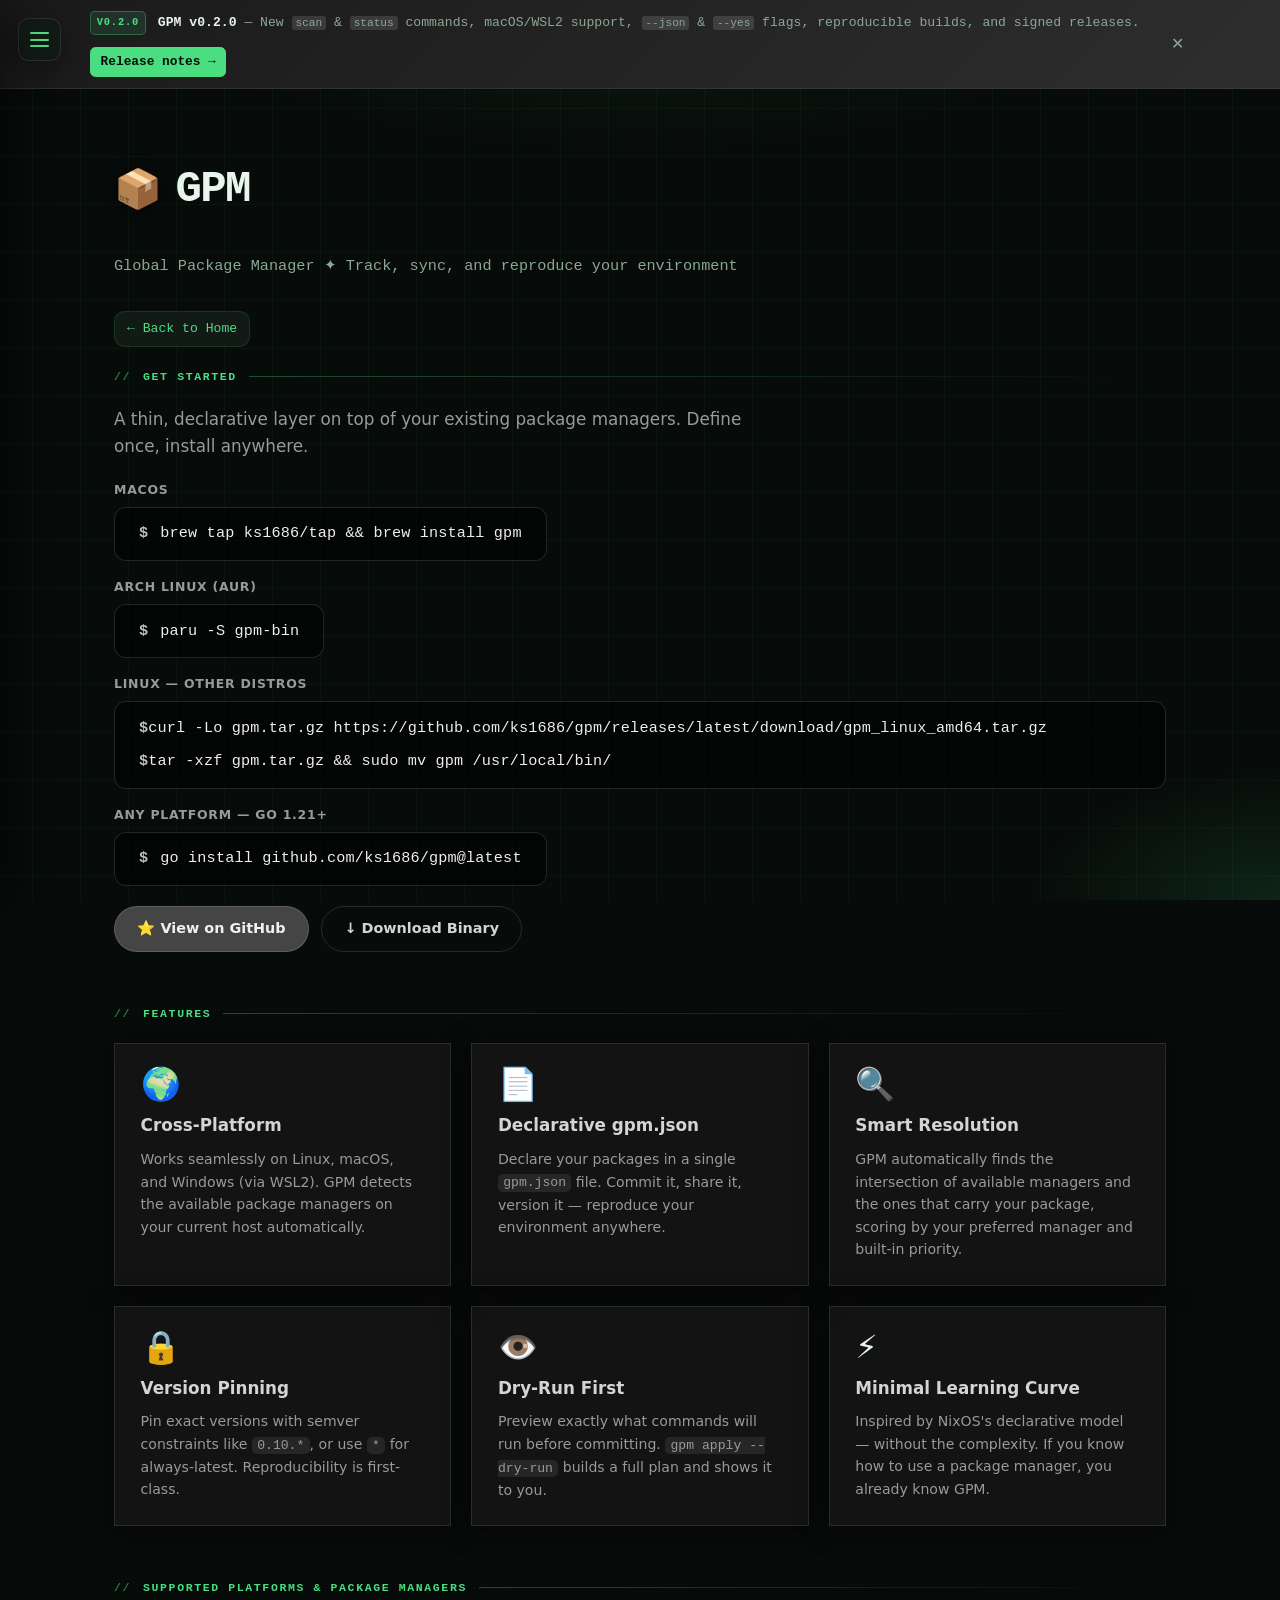
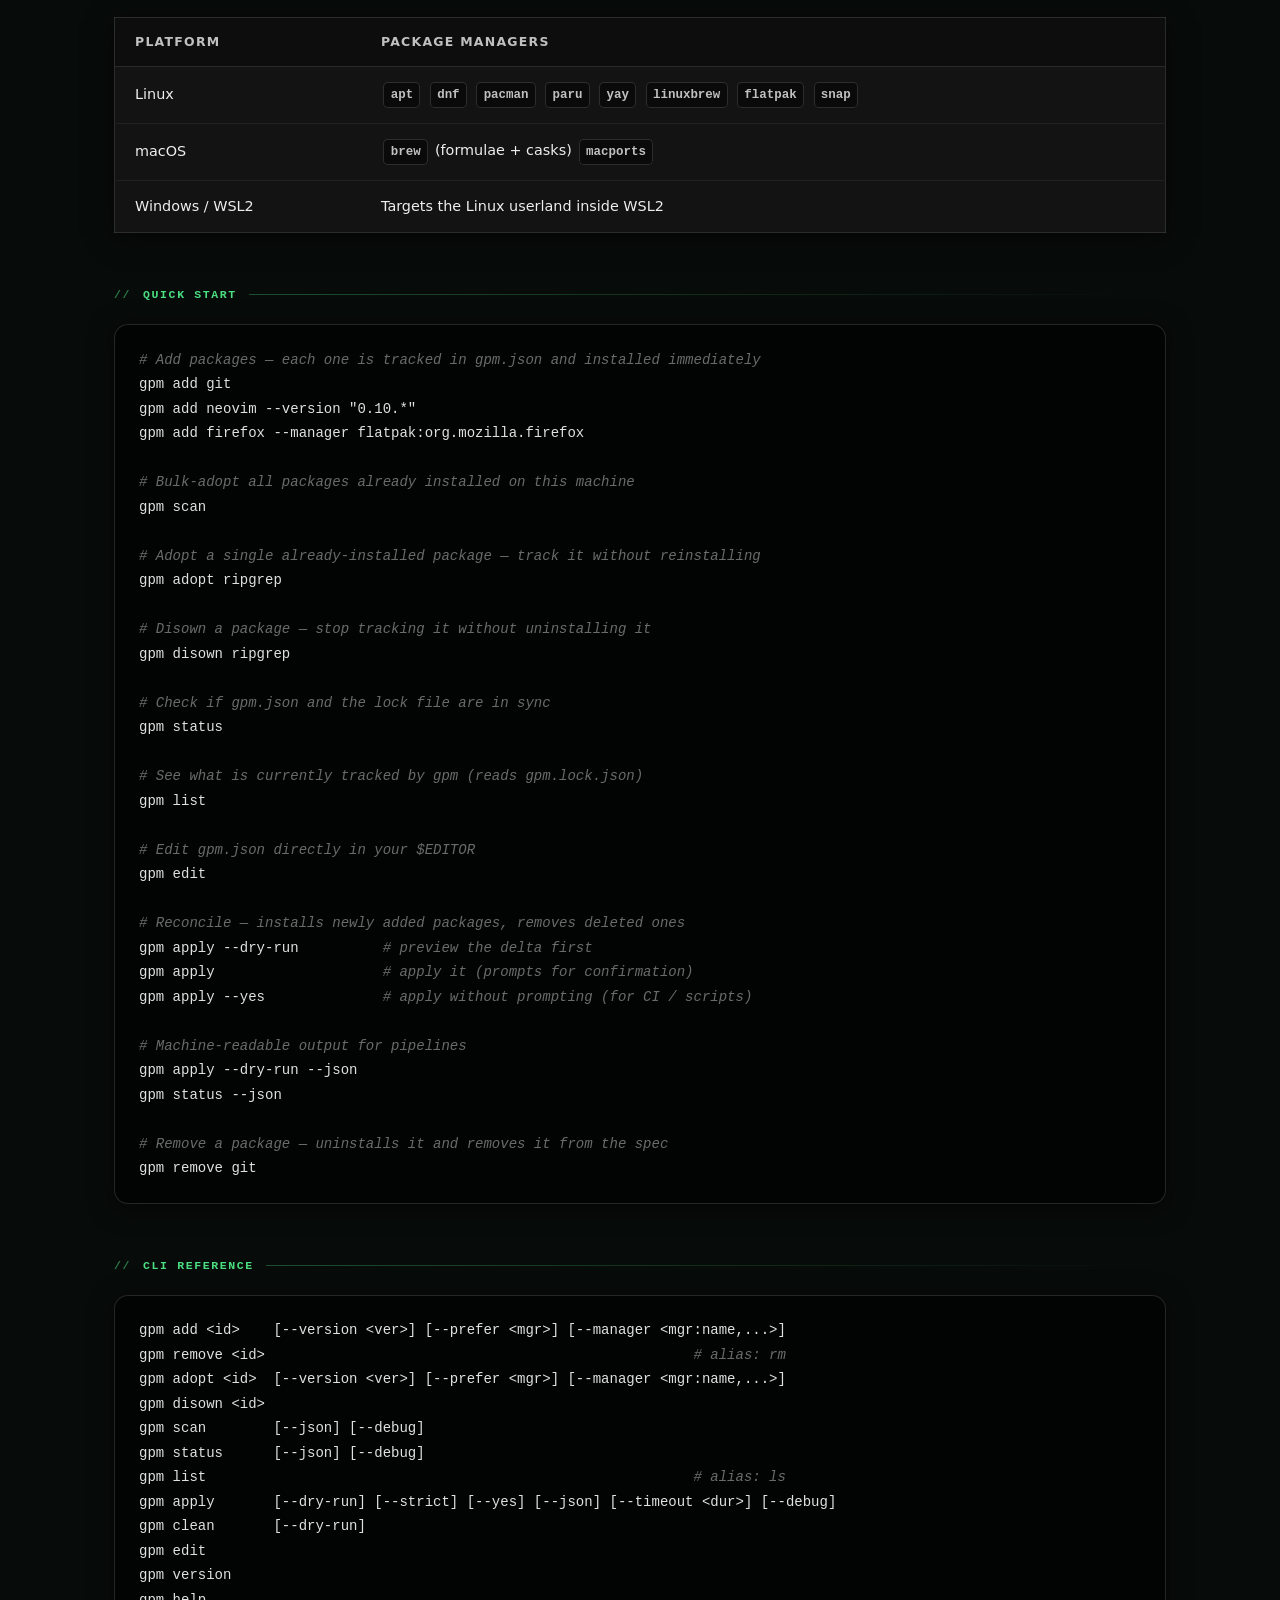
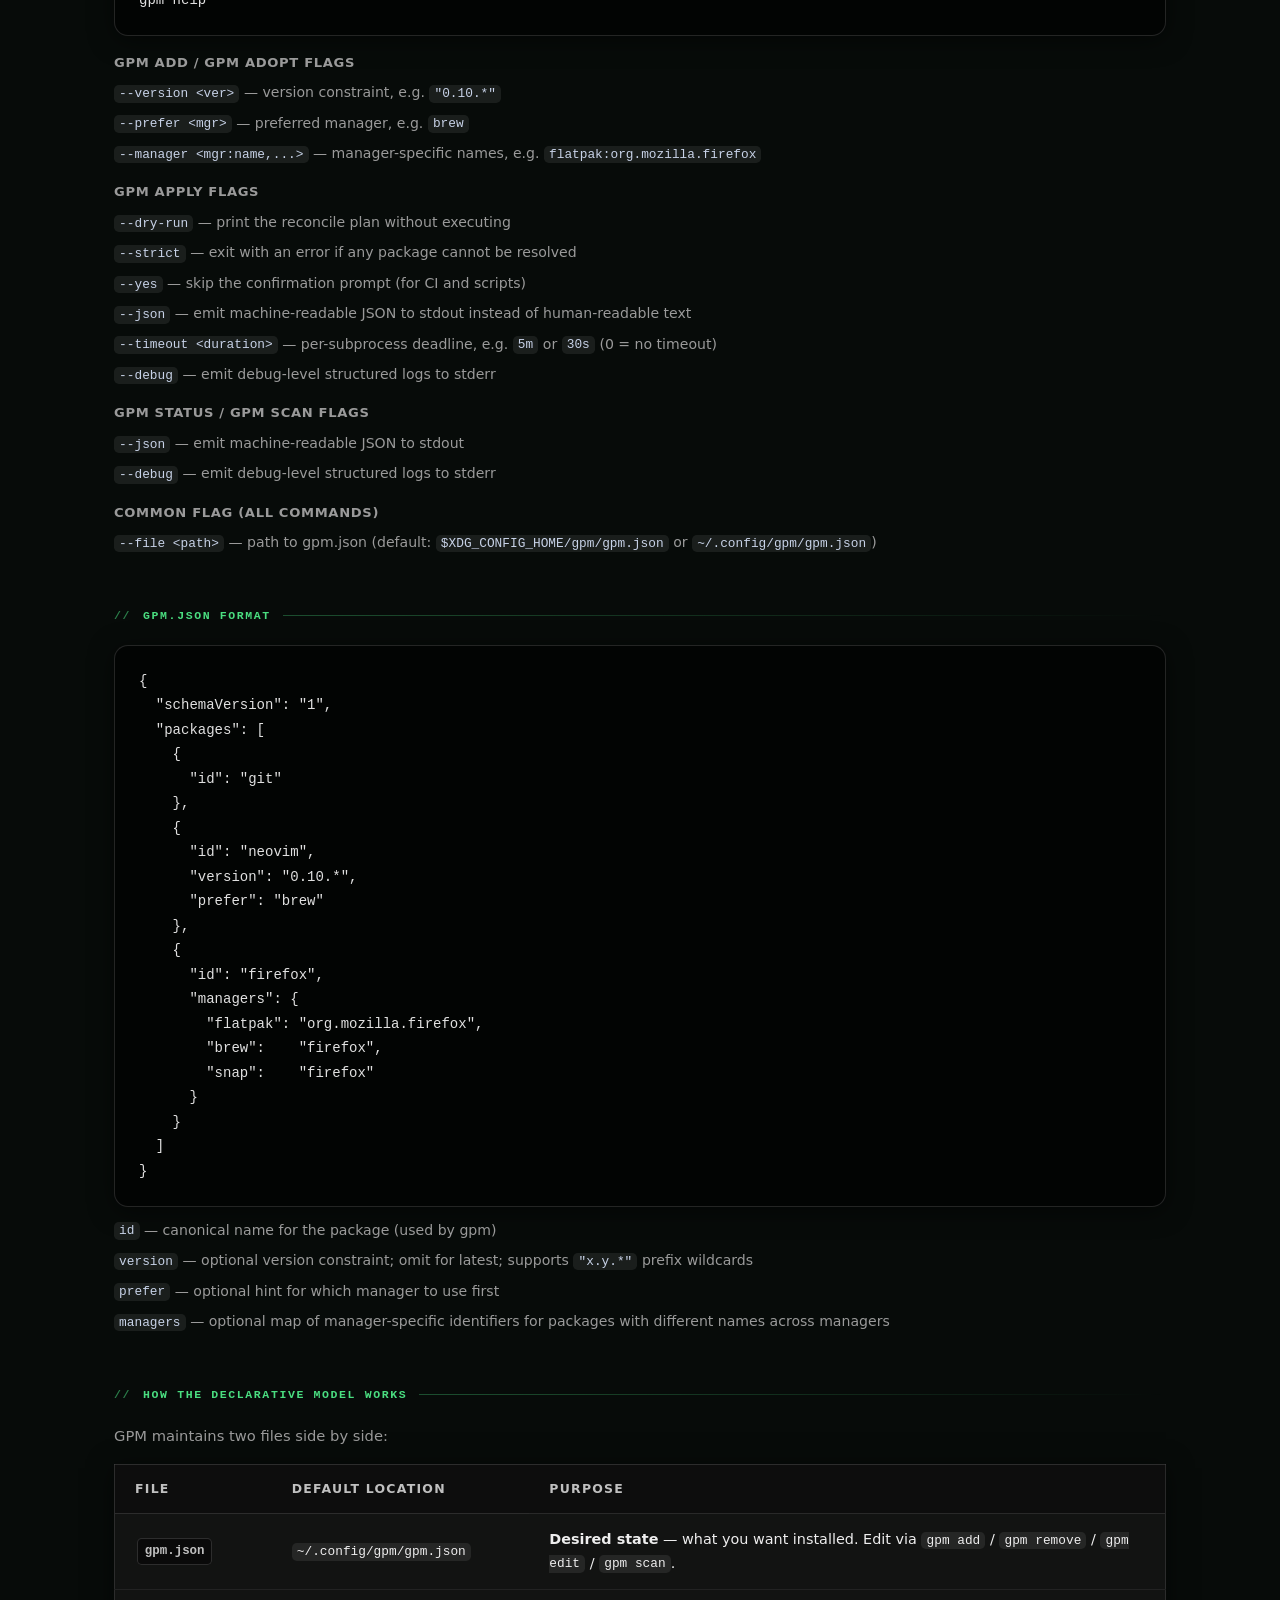
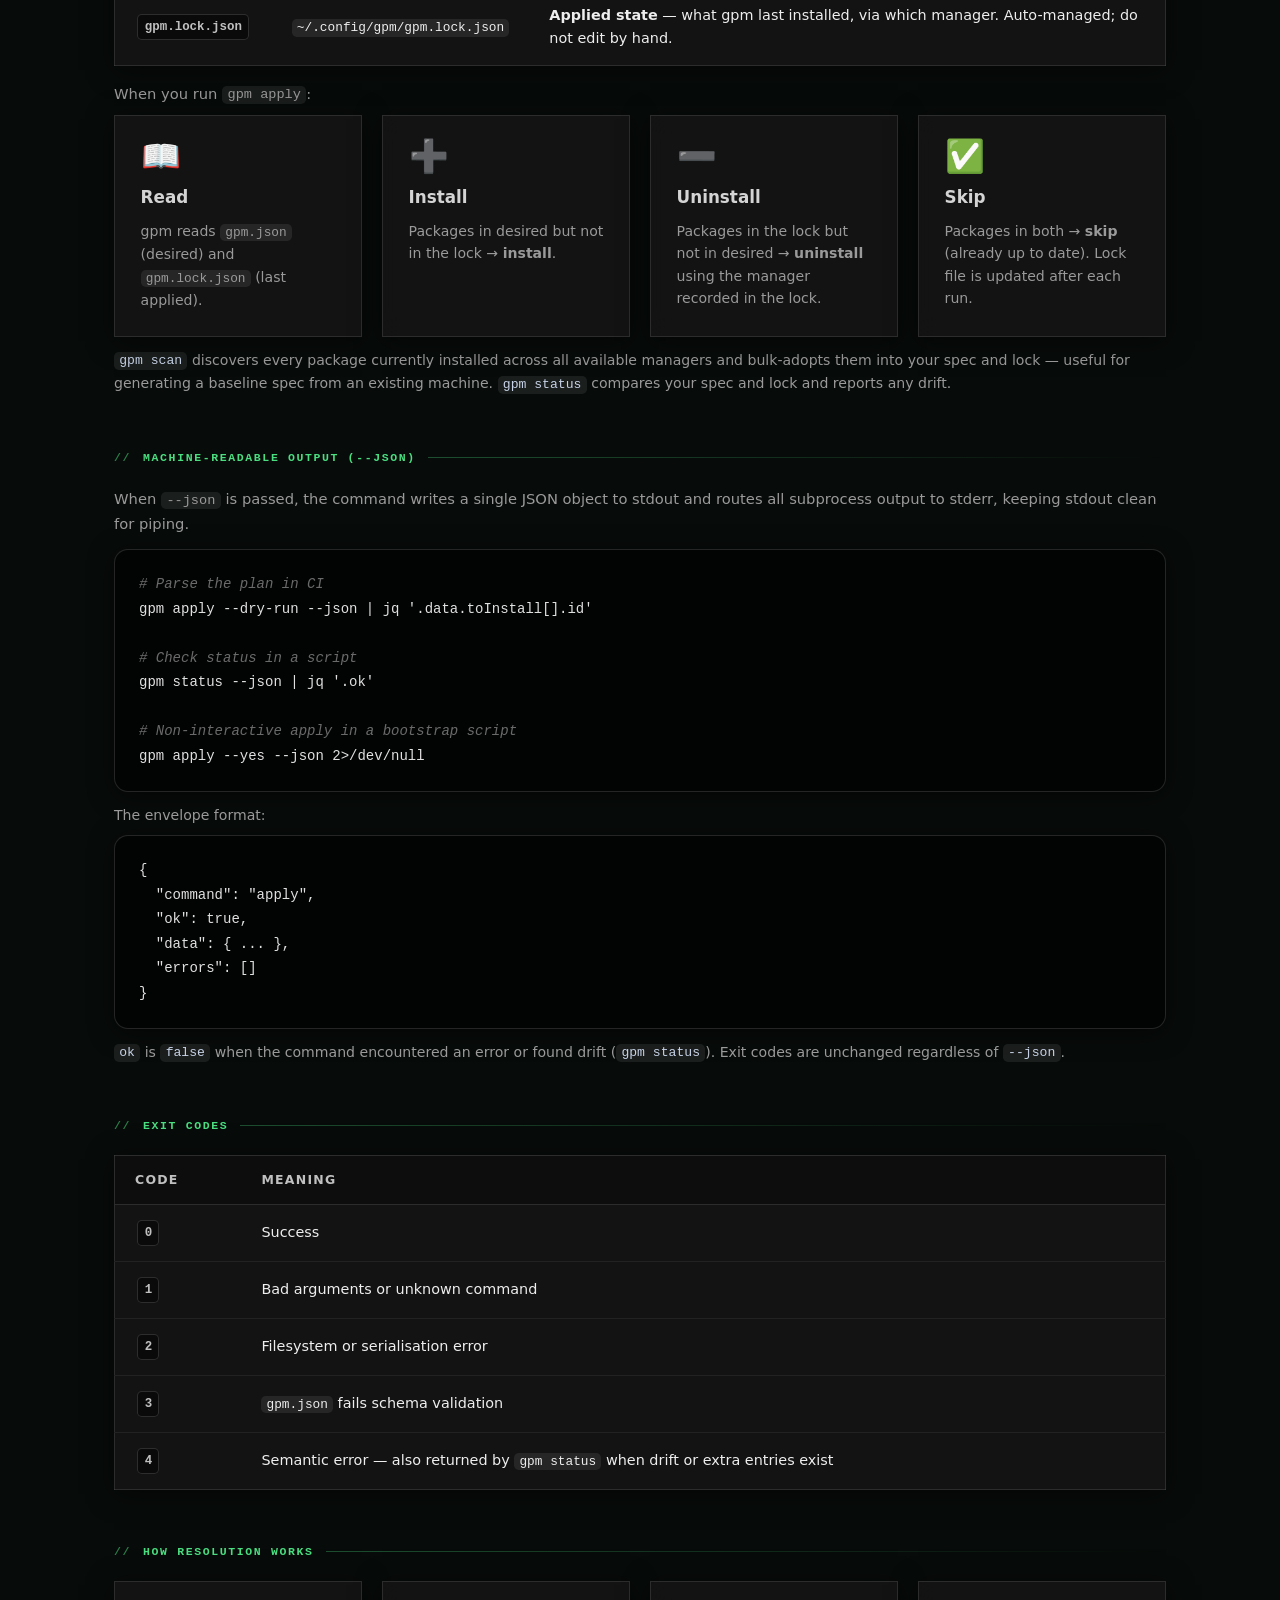
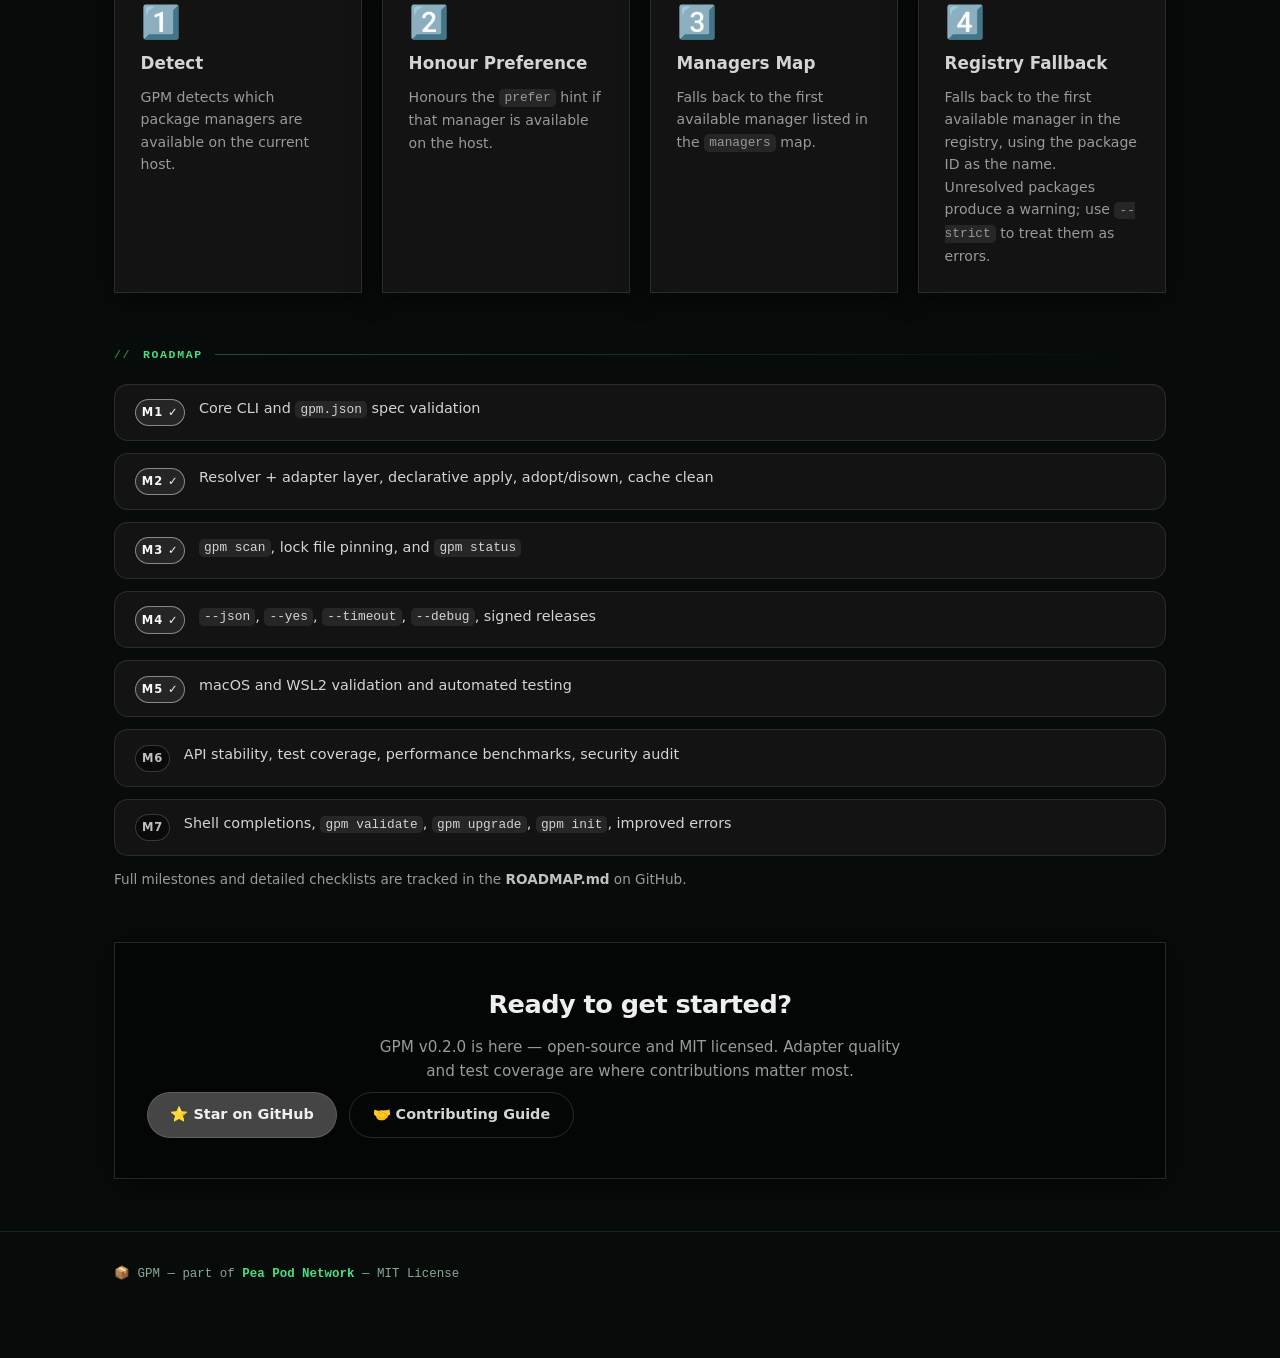
<file: gpm/index.html>
<!DOCTYPE html>
<html lang="en">
  <head>
    <meta charset="UTF-8" />
    <meta name="viewport" content="width=device-width, initial-scale=1.0" />
    <meta name="description" content="GPM — The Global Package Manager. Track, sync, and reproduce your software environment across Linux, macOS, and WSL2." />
    <meta name="theme-color" content="#000000" />

    <!-- Open Graph / Social preview -->
    <meta property="og:type" content="website" />
    <meta property="og:title" content="GPM — Global Package Manager" />
    <meta property="og:description" content="Track, sync, and reproduce your software environment across Linux, macOS, and WSL2." />
    <meta property="og:image" content="https://ks1686.github.io/favicon.png" />

    <!-- Favicon -->
    <link rel="icon" type="image/png" href="/favicon.png" />
    <link rel="apple-touch-icon" href="/apple-touch-icon.png" />
    <link rel="manifest" href="/manifest.json" />

    <!-- Fonts -->
    <link rel="preconnect" href="https://fonts.googleapis.com" />
    <link rel="preconnect" href="https://fonts.gstatic.com" crossorigin />
    <link href="https://fonts.googleapis.com/css2?family=Inter:wght@400;600;700;800&display=swap" rel="stylesheet" />

    <!-- Styles -->
    <link rel="stylesheet" href="/css/styles.css" />
    <link rel="stylesheet" href="/css/gpm.css" />

    <title>GPM — Global Package Manager</title>
  </head>
  <body>
    <!-- ========== Announcement Banner ========== -->
    <div class="announcement-banner" id="announcement-banner" role="region" aria-label="Announcement">
      <div class="banner-content">
        <span class="banner-badge" aria-hidden="true">v0.2.0</span>
        <p class="banner-text">
          <strong>GPM v0.2.0</strong> — New <code style="font-size:0.85em;background:rgba(255,255,255,0.12);padding:0.1em 0.35em;border-radius:0.25em;">scan</code> &amp; <code style="font-size:0.85em;background:rgba(255,255,255,0.12);padding:0.1em 0.35em;border-radius:0.25em;">status</code> commands, macOS/WSL2 support, <code style="font-size:0.85em;background:rgba(255,255,255,0.12);padding:0.1em 0.35em;border-radius:0.25em;">--json</code> &amp; <code style="font-size:0.85em;background:rgba(255,255,255,0.12);padding:0.1em 0.35em;border-radius:0.25em;">--yes</code> flags, reproducible builds, and signed releases.
        </p>
        <a class="banner-link" href="https://github.com/ks1686/gpm/releases/tag/v0.2.0" target="_blank" rel="noopener noreferrer">Release notes →</a>
        <button class="banner-close" id="banner-close" aria-label="Dismiss announcement">✕</button>
      </div>
    </div>

    <!-- Animated background blobs -->
    <div class="bg-decoration" aria-hidden="true">
      <div class="blob blob-1"></div>
      <div class="blob blob-2"></div>
      <div class="blob blob-3"></div>
    </div>

    <!-- ========== Burger Menu ========== -->
    <button class="burger-btn" id="burger-btn" aria-label="Open navigation menu" aria-expanded="false" aria-controls="side-menu">
      <span class="burger-line"></span>
      <span class="burger-line"></span>
      <span class="burger-line"></span>
    </button>

    <!-- Menu backdrop -->
    <div class="menu-overlay" id="menu-overlay" aria-hidden="true"></div>

    <!-- Side drawer -->
    <nav class="side-menu" id="side-menu" aria-label="Site navigation" aria-hidden="true">
      <div class="side-menu-header">
        <span class="side-menu-title">Navigation</span>
        <button class="side-menu-close" id="side-menu-close" aria-label="Close navigation menu">✕</button>
      </div>
      <ul class="side-menu-list">
        <li>
          <a class="side-menu-link" href="/#karim-work">
            <span class="side-menu-icon" aria-hidden="true">🌟</span>
            <span>Karim's Work</span>
          </a>
        </li>
        <li>
          <a class="side-menu-link" href="/#self-hosted">
            <span class="side-menu-icon" aria-hidden="true">🖥️</span>
            <span>Self-Hosted Services</span>
          </a>
        </li>
        <li>
          <a class="side-menu-link" href="/changelogs">
            <span class="side-menu-icon" aria-hidden="true">📋</span>
            <span>Changelogs</span>
          </a>
        </li>
        <li>
          <a class="side-menu-link" href="/gpm" aria-current="page">
            <span class="side-menu-icon" aria-hidden="true">📦</span>
            <span>GPM</span>
          </a>
        </li>
        <li role="presentation">
          <p class="side-menu-section-label" role="heading" aria-level="2">On this page</p>
        </li>
        <li>
          <a class="side-menu-link" href="#get-started">
            <span class="side-menu-icon" aria-hidden="true">🚀</span>
            <span>Get Started</span>
          </a>
        </li>
        <li>
          <a class="side-menu-link" href="#features">
            <span class="side-menu-icon" aria-hidden="true">✨</span>
            <span>Features</span>
          </a>
        </li>
        <li>
          <a class="side-menu-link" href="#platforms">
            <span class="side-menu-icon" aria-hidden="true">🖥️</span>
            <span>Platforms</span>
          </a>
        </li>
        <li>
          <a class="side-menu-link" href="#quick-start">
            <span class="side-menu-icon" aria-hidden="true">⚡</span>
            <span>Quick Start</span>
          </a>
        </li>
        <li>
          <a class="side-menu-link" href="#cli-reference">
            <span class="side-menu-icon" aria-hidden="true">💻</span>
            <span>CLI Reference</span>
          </a>
        </li>
        <li>
          <a class="side-menu-link" href="#gpm-json-format">
            <span class="side-menu-icon" aria-hidden="true">📄</span>
            <span>gpm.json Format</span>
          </a>
        </li>
        <li>
          <a class="side-menu-link" href="#declarative-model">
            <span class="side-menu-icon" aria-hidden="true">🔄</span>
            <span>Declarative Model</span>
          </a>
        </li>
        <li>
          <a class="side-menu-link" href="#json-output">
            <span class="side-menu-icon" aria-hidden="true">🖥️</span>
            <span>Machine-readable Output</span>
          </a>
        </li>
        <li>
          <a class="side-menu-link" href="#exit-codes">
            <span class="side-menu-icon" aria-hidden="true">🔢</span>
            <span>Exit Codes</span>
          </a>
        </li>
        <li>
          <a class="side-menu-link" href="#resolution">
            <span class="side-menu-icon" aria-hidden="true">🔍</span>
            <span>Resolution</span>
          </a>
        </li>
        <li>
          <a class="side-menu-link" href="#roadmap">
            <span class="side-menu-icon" aria-hidden="true">🗺️</span>
            <span>Roadmap</span>
          </a>
        </li>
      </ul>
    </nav>

    <!-- ========== Header ========== -->
    <header>
      <div class="container">
        <div class="logo-wrap">
          <span class="logo-icon" aria-hidden="true">📦</span>
          <h1 class="site-title">GPM</h1>
        </div>
        <p class="site-tagline">Global Package Manager ✦ Track, sync, and reproduce your environment</p>
      </div>
    </header>

    <!-- ========== Main Content ========== -->
    <main>
      <div class="container">

        <!-- Back to home -->
        <a class="nav-back" href="/" aria-label="Back to home">← Back to Home</a>

        <!-- ---- Hero install command ---- -->
        <section id="get-started" class="section" aria-labelledby="install-heading">
          <div class="section-label" id="install-heading">
            <span>Get Started</span>
          </div>
          <p class="gpm-hero-tagline">
            A thin, declarative layer on top of your existing package managers. Define once, install anywhere.
          </p>
          <div style="display:flex;flex-direction:column;gap:1rem;">
            <div>
              <p style="font-size:0.78rem;color:var(--gpm-text-muted);margin-bottom:0.4rem;font-weight:700;text-transform:uppercase;letter-spacing:0.06em;">macOS</p>
              <div class="gpm-install-block" aria-label="Install command for macOS">
                <span class="prompt">$</span>
                <span>brew tap ks1686/tap &amp;&amp; brew install gpm</span>
              </div>
            </div>
            <div>
              <p style="font-size:0.78rem;color:var(--gpm-text-muted);margin-bottom:0.4rem;font-weight:700;text-transform:uppercase;letter-spacing:0.06em;">Arch Linux (AUR)</p>
              <div class="gpm-install-block" aria-label="Install command for Arch Linux via AUR">
                <span class="prompt">$</span>
                <span>paru -S gpm-bin</span>
              </div>
            </div>
            <div>
              <p style="font-size:0.78rem;color:var(--gpm-text-muted);margin-bottom:0.4rem;font-weight:700;text-transform:uppercase;letter-spacing:0.06em;">Linux — Other Distros</p>
              <div class="gpm-install-block" aria-label="Install command for Linux via pre-built binary" style="display:flex;flex-direction:column;align-items:flex-start;gap:0.5rem;width:100%;box-sizing:border-box;">
                <div><span class="prompt">$</span><span>curl -Lo gpm.tar.gz https://github.com/ks1686/gpm/releases/latest/download/gpm_linux_amd64.tar.gz</span></div>
                <div><span class="prompt">$</span><span>tar -xzf gpm.tar.gz &amp;&amp; sudo mv gpm /usr/local/bin/</span></div>
              </div>
            </div>
            <div>
              <p style="font-size:0.78rem;color:var(--gpm-text-muted);margin-bottom:0.4rem;font-weight:700;text-transform:uppercase;letter-spacing:0.06em;">Any platform — Go 1.21+</p>
              <div class="gpm-install-block" aria-label="Install command via Go">
                <span class="prompt">$</span>
                <span>go install github.com/ks1686/gpm@latest</span>
              </div>
            </div>
          </div>
          <div class="gpm-cta-buttons" style="margin-top:1.25rem;">
            <a class="btn-primary" href="https://github.com/ks1686/gpm" target="_blank" rel="noopener noreferrer">
              ⭐ View on GitHub
            </a>
            <a class="btn-secondary" href="https://github.com/ks1686/gpm/releases" target="_blank" rel="noopener noreferrer">
              ↓ Download Binary
            </a>
          </div>
        </section>

        <!-- ---- Features ---- -->
        <section id="features" class="section" aria-labelledby="features-heading">
          <div class="section-label" id="features-heading">
            <span>Features</span>
          </div>
          <div class="gpm-features-grid">
            <div class="gpm-feature-card">
              <span class="gpm-feature-icon" aria-hidden="true">🌍</span>
              <p class="gpm-feature-title">Cross-Platform</p>
              <p class="gpm-feature-desc">
                Works seamlessly on Linux, macOS, and Windows (via WSL2). GPM detects the available package managers on your current host automatically.
              </p>
            </div>
            <div class="gpm-feature-card">
              <span class="gpm-feature-icon" aria-hidden="true">📄</span>
              <p class="gpm-feature-title">Declarative gpm.json</p>
              <p class="gpm-feature-desc">
                Declare your packages in a single <code style="font-size:0.82rem;background:rgba(255,255,255,0.08);padding:0.1em 0.4em;border-radius:0.3rem;">gpm.json</code> file. Commit it, share it, version it — reproduce your environment anywhere.
              </p>
            </div>
            <div class="gpm-feature-card">
              <span class="gpm-feature-icon" aria-hidden="true">🔍</span>
              <p class="gpm-feature-title">Smart Resolution</p>
              <p class="gpm-feature-desc">
                GPM automatically finds the intersection of available managers and the ones that carry your package, scoring by your preferred manager and built-in priority.
              </p>
            </div>
            <div class="gpm-feature-card">
              <span class="gpm-feature-icon" aria-hidden="true">🔒</span>
              <p class="gpm-feature-title">Version Pinning</p>
              <p class="gpm-feature-desc">
                Pin exact versions with semver constraints like <code style="font-size:0.82rem;background:rgba(255,255,255,0.08);padding:0.1em 0.4em;border-radius:0.3rem;">0.10.*</code>, or use <code style="font-size:0.82rem;background:rgba(255,255,255,0.08);padding:0.1em 0.4em;border-radius:0.3rem;">*</code> for always-latest. Reproducibility is first-class.
              </p>
            </div>
            <div class="gpm-feature-card">
              <span class="gpm-feature-icon" aria-hidden="true">👁️</span>
              <p class="gpm-feature-title">Dry-Run First</p>
              <p class="gpm-feature-desc">
                Preview exactly what commands will run before committing. <code style="font-size:0.82rem;background:rgba(255,255,255,0.08);padding:0.1em 0.4em;border-radius:0.3rem;">gpm apply --dry-run</code> builds a full plan and shows it to you.
              </p>
            </div>
            <div class="gpm-feature-card">
              <span class="gpm-feature-icon" aria-hidden="true">⚡</span>
              <p class="gpm-feature-title">Minimal Learning Curve</p>
              <p class="gpm-feature-desc">
                Inspired by NixOS's declarative model — without the complexity. If you know how to use a package manager, you already know GPM.
              </p>
            </div>
          </div>
        </section>

        <!-- ---- Platforms ---- -->
        <section id="platforms" class="section" aria-labelledby="platforms-heading">
          <div class="section-label" id="platforms-heading">
            <span>Supported Platforms &amp; Package Managers</span>
          </div>
          <table class="gpm-platform-table" aria-label="Supported platforms and package managers">
            <thead>
              <tr>
                <th scope="col">Platform</th>
                <th scope="col">Package Managers</th>
              </tr>
            </thead>
            <tbody>
              <tr>
                <td>Linux</td>
                <td>
                  <span class="code-tag">apt</span>
                  <span class="code-tag">dnf</span>
                  <span class="code-tag">pacman</span>
                  <span class="code-tag">paru</span>
                  <span class="code-tag">yay</span>
                  <span class="code-tag">linuxbrew</span>
                  <span class="code-tag">flatpak</span>
                  <span class="code-tag">snap</span>
                </td>
              </tr>
              <tr>
                <td>macOS</td>
                <td>
                  <span class="code-tag">brew</span> (formulae + casks)
                  <span class="code-tag">macports</span>
                </td>
              </tr>
              <tr>
                <td>Windows / WSL2</td>
                <td>Targets the Linux userland inside WSL2</td>
              </tr>
            </tbody>
          </table>
        </section>

        <!-- ---- Quick Start ---- -->
        <section id="quick-start" class="section" aria-labelledby="quickstart-heading">
          <div class="section-label" id="quickstart-heading">
            <span>Quick Start</span>
          </div>
          <pre class="gpm-code-block" aria-label="Quick start commands"><span class="comment"># Add packages — each one is tracked in gpm.json and installed immediately</span>
gpm add git
gpm add neovim --version "0.10.*"
gpm add firefox --manager flatpak:org.mozilla.firefox

<span class="comment"># Bulk-adopt all packages already installed on this machine</span>
gpm scan

<span class="comment"># Adopt a single already-installed package — track it without reinstalling</span>
gpm adopt ripgrep

<span class="comment"># Disown a package — stop tracking it without uninstalling it</span>
gpm disown ripgrep

<span class="comment"># Check if gpm.json and the lock file are in sync</span>
gpm status

<span class="comment"># See what is currently tracked by gpm (reads gpm.lock.json)</span>
gpm list

<span class="comment"># Edit gpm.json directly in your $EDITOR</span>
gpm edit

<span class="comment"># Reconcile — installs newly added packages, removes deleted ones</span>
gpm apply --dry-run          <span class="comment"># preview the delta first</span>
gpm apply                    <span class="comment"># apply it (prompts for confirmation)</span>
gpm apply --yes              <span class="comment"># apply without prompting (for CI / scripts)</span>

<span class="comment"># Machine-readable output for pipelines</span>
gpm apply --dry-run --json
gpm status --json

<span class="comment"># Remove a package — uninstalls it and removes it from the spec</span>
gpm remove git</pre>
        </section>

        <!-- ---- CLI Reference ---- -->
        <section id="cli-reference" class="section" aria-labelledby="cli-heading">
          <div class="section-label" id="cli-heading">
            <span>CLI Reference</span>
          </div>
          <pre class="gpm-code-block" aria-label="CLI reference">gpm add &lt;id&gt;    [--version &lt;ver&gt;] [--prefer &lt;mgr&gt;] [--manager &lt;mgr:name,...&gt;]
gpm remove &lt;id&gt;                                                   <span class="comment"># alias: rm</span>
gpm adopt &lt;id&gt;  [--version &lt;ver&gt;] [--prefer &lt;mgr&gt;] [--manager &lt;mgr:name,...&gt;]
gpm disown &lt;id&gt;
gpm scan        [--json] [--debug]
gpm status      [--json] [--debug]
gpm list                                                          <span class="comment"># alias: ls</span>
gpm apply       [--dry-run] [--strict] [--yes] [--json] [--timeout &lt;dur&gt;] [--debug]
gpm clean       [--dry-run]
gpm edit
gpm version
gpm help</pre>
          <p style="font-size:0.82rem;font-weight:700;color:var(--gpm-text-muted);text-transform:uppercase;letter-spacing:0.05em;margin-top:1rem;margin-bottom:0.5rem;">
            gpm add / gpm adopt flags
          </p>
          <ul style="list-style:none;display:flex;flex-direction:column;gap:0.45rem;">
            <li style="font-size:0.88rem;color:var(--gpm-text-muted);">
              <code style="font-size:0.8rem;background:rgba(255,255,255,0.08);padding:0.1em 0.4em;border-radius:0.3rem;color:#c8d3e8;">--version &lt;ver&gt;</code>
              — version constraint, e.g. <code style="font-size:0.8rem;background:rgba(255,255,255,0.08);padding:0.1em 0.4em;border-radius:0.3rem;color:#c8d3e8;">"0.10.*"</code>
            </li>
            <li style="font-size:0.88rem;color:var(--gpm-text-muted);">
              <code style="font-size:0.8rem;background:rgba(255,255,255,0.08);padding:0.1em 0.4em;border-radius:0.3rem;color:#c8d3e8;">--prefer &lt;mgr&gt;</code>
              — preferred manager, e.g. <code style="font-size:0.8rem;background:rgba(255,255,255,0.08);padding:0.1em 0.4em;border-radius:0.3rem;color:#c8d3e8;">brew</code>
            </li>
            <li style="font-size:0.88rem;color:var(--gpm-text-muted);">
              <code style="font-size:0.8rem;background:rgba(255,255,255,0.08);padding:0.1em 0.4em;border-radius:0.3rem;color:#c8d3e8;">--manager &lt;mgr:name,...&gt;</code>
              — manager-specific names, e.g. <code style="font-size:0.8rem;background:rgba(255,255,255,0.08);padding:0.1em 0.4em;border-radius:0.3rem;color:#c8d3e8;">flatpak:org.mozilla.firefox</code>
            </li>
          </ul>
          <p style="font-size:0.82rem;font-weight:700;color:var(--gpm-text-muted);text-transform:uppercase;letter-spacing:0.05em;margin-top:1rem;margin-bottom:0.5rem;">
            gpm apply flags
          </p>
          <ul style="list-style:none;display:flex;flex-direction:column;gap:0.45rem;">
            <li style="font-size:0.88rem;color:var(--gpm-text-muted);">
              <code style="font-size:0.8rem;background:rgba(255,255,255,0.08);padding:0.1em 0.4em;border-radius:0.3rem;color:#c8d3e8;">--dry-run</code>
              — print the reconcile plan without executing
            </li>
            <li style="font-size:0.88rem;color:var(--gpm-text-muted);">
              <code style="font-size:0.8rem;background:rgba(255,255,255,0.08);padding:0.1em 0.4em;border-radius:0.3rem;color:#c8d3e8;">--strict</code>
              — exit with an error if any package cannot be resolved
            </li>
            <li style="font-size:0.88rem;color:var(--gpm-text-muted);">
              <code style="font-size:0.8rem;background:rgba(255,255,255,0.08);padding:0.1em 0.4em;border-radius:0.3rem;color:#c8d3e8;">--yes</code>
              — skip the confirmation prompt (for CI and scripts)
            </li>
            <li style="font-size:0.88rem;color:var(--gpm-text-muted);">
              <code style="font-size:0.8rem;background:rgba(255,255,255,0.08);padding:0.1em 0.4em;border-radius:0.3rem;color:#c8d3e8;">--json</code>
              — emit machine-readable JSON to stdout instead of human-readable text
            </li>
            <li style="font-size:0.88rem;color:var(--gpm-text-muted);">
              <code style="font-size:0.8rem;background:rgba(255,255,255,0.08);padding:0.1em 0.4em;border-radius:0.3rem;color:#c8d3e8;">--timeout &lt;duration&gt;</code>
              — per-subprocess deadline, e.g. <code style="font-size:0.8rem;background:rgba(255,255,255,0.08);padding:0.1em 0.4em;border-radius:0.3rem;color:#c8d3e8;">5m</code> or <code style="font-size:0.8rem;background:rgba(255,255,255,0.08);padding:0.1em 0.4em;border-radius:0.3rem;color:#c8d3e8;">30s</code> (0 = no timeout)
            </li>
            <li style="font-size:0.88rem;color:var(--gpm-text-muted);">
              <code style="font-size:0.8rem;background:rgba(255,255,255,0.08);padding:0.1em 0.4em;border-radius:0.3rem;color:#c8d3e8;">--debug</code>
              — emit debug-level structured logs to stderr
            </li>
          </ul>
          <p style="font-size:0.82rem;font-weight:700;color:var(--gpm-text-muted);text-transform:uppercase;letter-spacing:0.05em;margin-top:1rem;margin-bottom:0.5rem;">
            gpm status / gpm scan flags
          </p>
          <ul style="list-style:none;display:flex;flex-direction:column;gap:0.45rem;">
            <li style="font-size:0.88rem;color:var(--gpm-text-muted);">
              <code style="font-size:0.8rem;background:rgba(255,255,255,0.08);padding:0.1em 0.4em;border-radius:0.3rem;color:#c8d3e8;">--json</code>
              — emit machine-readable JSON to stdout
            </li>
            <li style="font-size:0.88rem;color:var(--gpm-text-muted);">
              <code style="font-size:0.8rem;background:rgba(255,255,255,0.08);padding:0.1em 0.4em;border-radius:0.3rem;color:#c8d3e8;">--debug</code>
              — emit debug-level structured logs to stderr
            </li>
          </ul>
          <p style="font-size:0.82rem;font-weight:700;color:var(--gpm-text-muted);text-transform:uppercase;letter-spacing:0.05em;margin-top:1rem;margin-bottom:0.5rem;">
            Common flag (all commands)
          </p>
          <ul style="list-style:none;display:flex;flex-direction:column;gap:0.45rem;">
            <li style="font-size:0.88rem;color:var(--gpm-text-muted);">
              <code style="font-size:0.8rem;background:rgba(255,255,255,0.08);padding:0.1em 0.4em;border-radius:0.3rem;color:#c8d3e8;">--file &lt;path&gt;</code>
              — path to gpm.json (default: <code style="font-size:0.8rem;background:rgba(255,255,255,0.08);padding:0.1em 0.4em;border-radius:0.3rem;color:#c8d3e8;">$XDG_CONFIG_HOME/gpm/gpm.json</code> or <code style="font-size:0.8rem;background:rgba(255,255,255,0.08);padding:0.1em 0.4em;border-radius:0.3rem;color:#c8d3e8;">~/.config/gpm/gpm.json</code>)
            </li>
          </ul>
        </section>

        <!-- ---- gpm.json format ---- -->
        <section id="gpm-json-format" class="section" aria-labelledby="format-heading">
          <div class="section-label" id="format-heading">
            <span>gpm.json Format</span>
          </div>
          <pre class="gpm-code-block" aria-label="gpm.json example">{
  "schemaVersion": "1",
  "packages": [
    {
      "id": "git"
    },
    {
      "id": "neovim",
      "version": "0.10.*",
      "prefer": "brew"
    },
    {
      "id": "firefox",
      "managers": {
        "flatpak": "org.mozilla.firefox",
        "brew":    "firefox",
        "snap":    "firefox"
      }
    }
  ]
}</pre>
          <ul style="list-style:none;display:flex;flex-direction:column;gap:0.45rem;margin-top:0.75rem;">
            <li style="font-size:0.88rem;color:var(--gpm-text-muted);">
              <code style="font-size:0.8rem;background:rgba(255,255,255,0.08);padding:0.1em 0.4em;border-radius:0.3rem;color:#c8d3e8;">id</code>
              — canonical name for the package (used by gpm)
            </li>
            <li style="font-size:0.88rem;color:var(--gpm-text-muted);">
              <code style="font-size:0.8rem;background:rgba(255,255,255,0.08);padding:0.1em 0.4em;border-radius:0.3rem;color:#c8d3e8;">version</code>
              — optional version constraint; omit for latest; supports <code style="font-size:0.8rem;background:rgba(255,255,255,0.08);padding:0.1em 0.4em;border-radius:0.3rem;color:#c8d3e8;">"x.y.*"</code> prefix wildcards
            </li>
            <li style="font-size:0.88rem;color:var(--gpm-text-muted);">
              <code style="font-size:0.8rem;background:rgba(255,255,255,0.08);padding:0.1em 0.4em;border-radius:0.3rem;color:#c8d3e8;">prefer</code>
              — optional hint for which manager to use first
            </li>
            <li style="font-size:0.88rem;color:var(--gpm-text-muted);">
              <code style="font-size:0.8rem;background:rgba(255,255,255,0.08);padding:0.1em 0.4em;border-radius:0.3rem;color:#c8d3e8;">managers</code>
              — optional map of manager-specific identifiers for packages with different names across managers
            </li>
          </ul>
        </section>

        <!-- ---- Declarative Model ---- -->
        <section id="declarative-model" class="section" aria-labelledby="declarative-heading">
          <div class="section-label" id="declarative-heading">
            <span>How the Declarative Model Works</span>
          </div>
          <p style="font-size:0.92rem;color:var(--gpm-text-muted);margin-bottom:1rem;">
            GPM maintains two files side by side:
          </p>
          <table class="gpm-platform-table" aria-label="GPM file roles">
            <thead>
              <tr>
                <th scope="col">File</th>
                <th scope="col">Default location</th>
                <th scope="col">Purpose</th>
              </tr>
            </thead>
            <tbody>
              <tr>
                <td><span class="code-tag">gpm.json</span></td>
                <td><code style="font-size:0.8rem;background:rgba(255,255,255,0.08);padding:0.1em 0.4em;border-radius:0.3rem;">~/.config/gpm/gpm.json</code></td>
                <td><strong>Desired state</strong> — what you want installed. Edit via <code style="font-size:0.8rem;background:rgba(255,255,255,0.08);padding:0.1em 0.4em;border-radius:0.3rem;">gpm add</code> / <code style="font-size:0.8rem;background:rgba(255,255,255,0.08);padding:0.1em 0.4em;border-radius:0.3rem;">gpm remove</code> / <code style="font-size:0.8rem;background:rgba(255,255,255,0.08);padding:0.1em 0.4em;border-radius:0.3rem;">gpm edit</code> / <code style="font-size:0.8rem;background:rgba(255,255,255,0.08);padding:0.1em 0.4em;border-radius:0.3rem;">gpm scan</code>.</td>
              </tr>
              <tr>
                <td><span class="code-tag">gpm.lock.json</span></td>
                <td><code style="font-size:0.8rem;background:rgba(255,255,255,0.08);padding:0.1em 0.4em;border-radius:0.3rem;">~/.config/gpm/gpm.lock.json</code></td>
                <td><strong>Applied state</strong> — what gpm last installed, via which manager. Auto-managed; do not edit by hand.</td>
              </tr>
            </tbody>
          </table>
          <p style="font-size:0.92rem;color:var(--gpm-text-muted);margin-top:1rem;margin-bottom:0.5rem;">When you run <code style="font-size:0.85rem;background:rgba(255,255,255,0.08);padding:0.1em 0.4em;border-radius:0.3rem;">gpm apply</code>:</p>
          <div class="gpm-features-grid" style="grid-template-columns: repeat(auto-fill, minmax(220px, 1fr));">
            <div class="gpm-feature-card">
              <span class="gpm-feature-icon" aria-hidden="true">📖</span>
              <p class="gpm-feature-title">Read</p>
              <p class="gpm-feature-desc">gpm reads <code style="font-size:0.8rem;background:rgba(255,255,255,0.08);padding:0.1em 0.4em;border-radius:0.3rem;">gpm.json</code> (desired) and <code style="font-size:0.8rem;background:rgba(255,255,255,0.08);padding:0.1em 0.4em;border-radius:0.3rem;">gpm.lock.json</code> (last applied).</p>
            </div>
            <div class="gpm-feature-card">
              <span class="gpm-feature-icon" aria-hidden="true">➕</span>
              <p class="gpm-feature-title">Install</p>
              <p class="gpm-feature-desc">Packages in desired but not in the lock → <strong>install</strong>.</p>
            </div>
            <div class="gpm-feature-card">
              <span class="gpm-feature-icon" aria-hidden="true">➖</span>
              <p class="gpm-feature-title">Uninstall</p>
              <p class="gpm-feature-desc">Packages in the lock but not in desired → <strong>uninstall</strong> using the manager recorded in the lock.</p>
            </div>
            <div class="gpm-feature-card">
              <span class="gpm-feature-icon" aria-hidden="true">✅</span>
              <p class="gpm-feature-title">Skip</p>
              <p class="gpm-feature-desc">Packages in both → <strong>skip</strong> (already up to date). Lock file is updated after each run.</p>
            </div>
          </div>
          <p style="font-size:0.88rem;color:var(--gpm-text-muted);margin-top:0.75rem;">
            <code style="font-size:0.82rem;background:rgba(255,255,255,0.08);padding:0.1em 0.4em;border-radius:0.3rem;color:#c8d3e8;">gpm scan</code> discovers every package currently installed across all available managers and bulk-adopts them into your spec and lock — useful for generating a baseline spec from an existing machine.
            <code style="font-size:0.82rem;background:rgba(255,255,255,0.08);padding:0.1em 0.4em;border-radius:0.3rem;color:#c8d3e8;">gpm status</code> compares your spec and lock and reports any drift.
          </p>
        </section>

        <!-- ---- Machine-readable Output ---- -->
        <section id="json-output" class="section" aria-labelledby="json-heading">
          <div class="section-label" id="json-heading">
            <span>Machine-readable Output (--json)</span>
          </div>
          <p style="font-size:0.92rem;color:var(--gpm-text-muted);margin-bottom:0.75rem;">
            When <code style="font-size:0.85rem;background:rgba(255,255,255,0.08);padding:0.1em 0.4em;border-radius:0.3rem;">--json</code> is passed, the command writes a single JSON object to stdout and routes all subprocess output to stderr, keeping stdout clean for piping.
          </p>
          <pre class="gpm-code-block" aria-label="--json usage examples"><span class="comment"># Parse the plan in CI</span>
gpm apply --dry-run --json | jq '.data.toInstall[].id'

<span class="comment"># Check status in a script</span>
gpm status --json | jq '.ok'

<span class="comment"># Non-interactive apply in a bootstrap script</span>
gpm apply --yes --json 2>/dev/null</pre>
          <p style="font-size:0.88rem;color:var(--gpm-text-muted);margin-top:0.75rem;margin-bottom:0.5rem;">The envelope format:</p>
          <pre class="gpm-code-block" aria-label="JSON envelope format">{
  "command": "apply",
  "ok": true,
  "data": { ... },
  "errors": []
}</pre>
          <p style="font-size:0.88rem;color:var(--gpm-text-muted);margin-top:0.75rem;">
            <code style="font-size:0.82rem;background:rgba(255,255,255,0.08);padding:0.1em 0.4em;border-radius:0.3rem;color:#c8d3e8;">ok</code> is <code style="font-size:0.82rem;background:rgba(255,255,255,0.08);padding:0.1em 0.4em;border-radius:0.3rem;color:#c8d3e8;">false</code> when the command encountered an error or found drift (<code style="font-size:0.82rem;background:rgba(255,255,255,0.08);padding:0.1em 0.4em;border-radius:0.3rem;color:#c8d3e8;">gpm status</code>). Exit codes are unchanged regardless of <code style="font-size:0.82rem;background:rgba(255,255,255,0.08);padding:0.1em 0.4em;border-radius:0.3rem;color:#c8d3e8;">--json</code>.
          </p>
        </section>

        <!-- ---- Exit Codes ---- -->
        <section id="exit-codes" class="section" aria-labelledby="exitcodes-heading">
          <div class="section-label" id="exitcodes-heading">
            <span>Exit Codes</span>
          </div>
          <table class="gpm-platform-table" aria-label="Exit codes">
            <thead>
              <tr>
                <th scope="col">Code</th>
                <th scope="col">Meaning</th>
              </tr>
            </thead>
            <tbody>
              <tr>
                <td><span class="code-tag">0</span></td>
                <td>Success</td>
              </tr>
              <tr>
                <td><span class="code-tag">1</span></td>
                <td>Bad arguments or unknown command</td>
              </tr>
              <tr>
                <td><span class="code-tag">2</span></td>
                <td>Filesystem or serialisation error</td>
              </tr>
              <tr>
                <td><span class="code-tag">3</span></td>
                <td><code style="font-size:0.8rem;background:rgba(255,255,255,0.08);padding:0.1em 0.4em;border-radius:0.3rem;">gpm.json</code> fails schema validation</td>
              </tr>
              <tr>
                <td><span class="code-tag">4</span></td>
                <td>Semantic error — also returned by <code style="font-size:0.8rem;background:rgba(255,255,255,0.08);padding:0.1em 0.4em;border-radius:0.3rem;">gpm status</code> when drift or extra entries exist</td>
              </tr>
            </tbody>
          </table>
        </section>

        <!-- ---- How Resolution Works ---- -->
        <section id="resolution" class="section" aria-labelledby="resolution-heading">
          <div class="section-label" id="resolution-heading">
            <span>How Resolution Works</span>
          </div>
          <div class="gpm-features-grid" style="grid-template-columns: repeat(auto-fill, minmax(220px, 1fr));">
            <div class="gpm-feature-card">
              <span class="gpm-feature-icon" aria-hidden="true">1️⃣</span>
              <p class="gpm-feature-title">Detect</p>
              <p class="gpm-feature-desc">GPM detects which package managers are available on the current host.</p>
            </div>
            <div class="gpm-feature-card">
              <span class="gpm-feature-icon" aria-hidden="true">2️⃣</span>
              <p class="gpm-feature-title">Honour Preference</p>
              <p class="gpm-feature-desc">Honours the <code style="font-size:0.8rem;background:rgba(255,255,255,0.08);padding:0.1em 0.4em;border-radius:0.3rem;">prefer</code> hint if that manager is available on the host.</p>
            </div>
            <div class="gpm-feature-card">
              <span class="gpm-feature-icon" aria-hidden="true">3️⃣</span>
              <p class="gpm-feature-title">Managers Map</p>
              <p class="gpm-feature-desc">Falls back to the first available manager listed in the <code style="font-size:0.8rem;background:rgba(255,255,255,0.08);padding:0.1em 0.4em;border-radius:0.3rem;">managers</code> map.</p>
            </div>
            <div class="gpm-feature-card">
              <span class="gpm-feature-icon" aria-hidden="true">4️⃣</span>
              <p class="gpm-feature-title">Registry Fallback</p>
              <p class="gpm-feature-desc">Falls back to the first available manager in the registry, using the package ID as the name. Unresolved packages produce a warning; use <code style="font-size:0.8rem;background:rgba(255,255,255,0.08);padding:0.1em 0.4em;border-radius:0.3rem;">--strict</code> to treat them as errors.</p>
            </div>
          </div>
        </section>

        <!-- ---- Roadmap ---- -->
        <section id="roadmap" class="section" aria-labelledby="roadmap-heading">
          <div class="section-label" id="roadmap-heading">
            <span>Roadmap</span>
          </div>
          <ul class="gpm-roadmap-list" aria-label="Roadmap milestones">
            <li>
              <span class="milestone-badge complete">M1 ✓</span>
              <span class="milestone-text">Core CLI and <code style="font-size:0.8rem;background:rgba(255,255,255,0.08);padding:0.1em 0.4em;border-radius:0.3rem;">gpm.json</code> spec validation</span>
            </li>
            <li>
              <span class="milestone-badge complete">M2 ✓</span>
              <span class="milestone-text">Resolver + adapter layer, declarative apply, adopt/disown, cache clean</span>
            </li>
            <li>
              <span class="milestone-badge complete">M3 ✓</span>
              <span class="milestone-text"><code style="font-size:0.8rem;background:rgba(255,255,255,0.08);padding:0.1em 0.4em;border-radius:0.3rem;">gpm scan</code>, lock file pinning, and <code style="font-size:0.8rem;background:rgba(255,255,255,0.08);padding:0.1em 0.4em;border-radius:0.3rem;">gpm status</code></span>
            </li>
            <li>
              <span class="milestone-badge complete">M4 ✓</span>
              <span class="milestone-text"><code style="font-size:0.8rem;background:rgba(255,255,255,0.08);padding:0.1em 0.4em;border-radius:0.3rem;">--json</code>, <code style="font-size:0.8rem;background:rgba(255,255,255,0.08);padding:0.1em 0.4em;border-radius:0.3rem;">--yes</code>, <code style="font-size:0.8rem;background:rgba(255,255,255,0.08);padding:0.1em 0.4em;border-radius:0.3rem;">--timeout</code>, <code style="font-size:0.8rem;background:rgba(255,255,255,0.08);padding:0.1em 0.4em;border-radius:0.3rem;">--debug</code>, signed releases</span>
            </li>
            <li>
              <span class="milestone-badge complete">M5 ✓</span>
              <span class="milestone-text">macOS and WSL2 validation and automated testing</span>
            </li>
            <li>
              <span class="milestone-badge">M6</span>
              <span class="milestone-text">API stability, test coverage, performance benchmarks, security audit</span>
            </li>
            <li>
              <span class="milestone-badge">M7</span>
              <span class="milestone-text">Shell completions, <code style="font-size:0.8rem;background:rgba(255,255,255,0.08);padding:0.1em 0.4em;border-radius:0.3rem;">gpm validate</code>, <code style="font-size:0.8rem;background:rgba(255,255,255,0.08);padding:0.1em 0.4em;border-radius:0.3rem;">gpm upgrade</code>, <code style="font-size:0.8rem;background:rgba(255,255,255,0.08);padding:0.1em 0.4em;border-radius:0.3rem;">gpm init</code>, improved errors</span>
            </li>
          </ul>
          <p style="font-size:0.85rem;color:var(--gpm-text-muted);margin-top:0.75rem;">
            Full milestones and detailed checklists are tracked in the
            <a href="https://github.com/ks1686/gpm/blob/main/ROADMAP.md" target="_blank" rel="noopener noreferrer" style="color:var(--gpm-accent);font-weight:600;text-decoration:none;">ROADMAP.md</a>
            on GitHub.
          </p>
        </section>

        <!-- ---- CTA ---- -->
        <section class="section" aria-labelledby="cta-heading">
          <div class="gpm-cta">
            <p class="gpm-cta-title" id="cta-heading">Ready to get started?</p>
            <p class="gpm-cta-desc">
              GPM v0.2.0 is here — open-source and MIT licensed. Adapter quality and test coverage are where contributions matter most.
            </p>
            <div class="gpm-cta-buttons">
              <a class="btn-primary" href="https://github.com/ks1686/gpm" target="_blank" rel="noopener noreferrer">
                ⭐ Star on GitHub
              </a>
              <a class="btn-secondary" href="https://github.com/ks1686/gpm/blob/main/CONTRIBUTING.md" target="_blank" rel="noopener noreferrer">
                🤝 Contributing Guide
              </a>
            </div>
          </div>
        </section>

      </div>
    </main>

    <!-- ========== Footer ========== -->
    <footer>
      <div class="container">
        <p>
          📦 GPM &mdash; part of
          <a href="/" >Pea Pod Network</a>
          &mdash; MIT License
        </p>
      </div>
    </footer>

    <!-- Scripts -->
    <script src="/js/app.js"></script>
  </body>
</html>
</file>
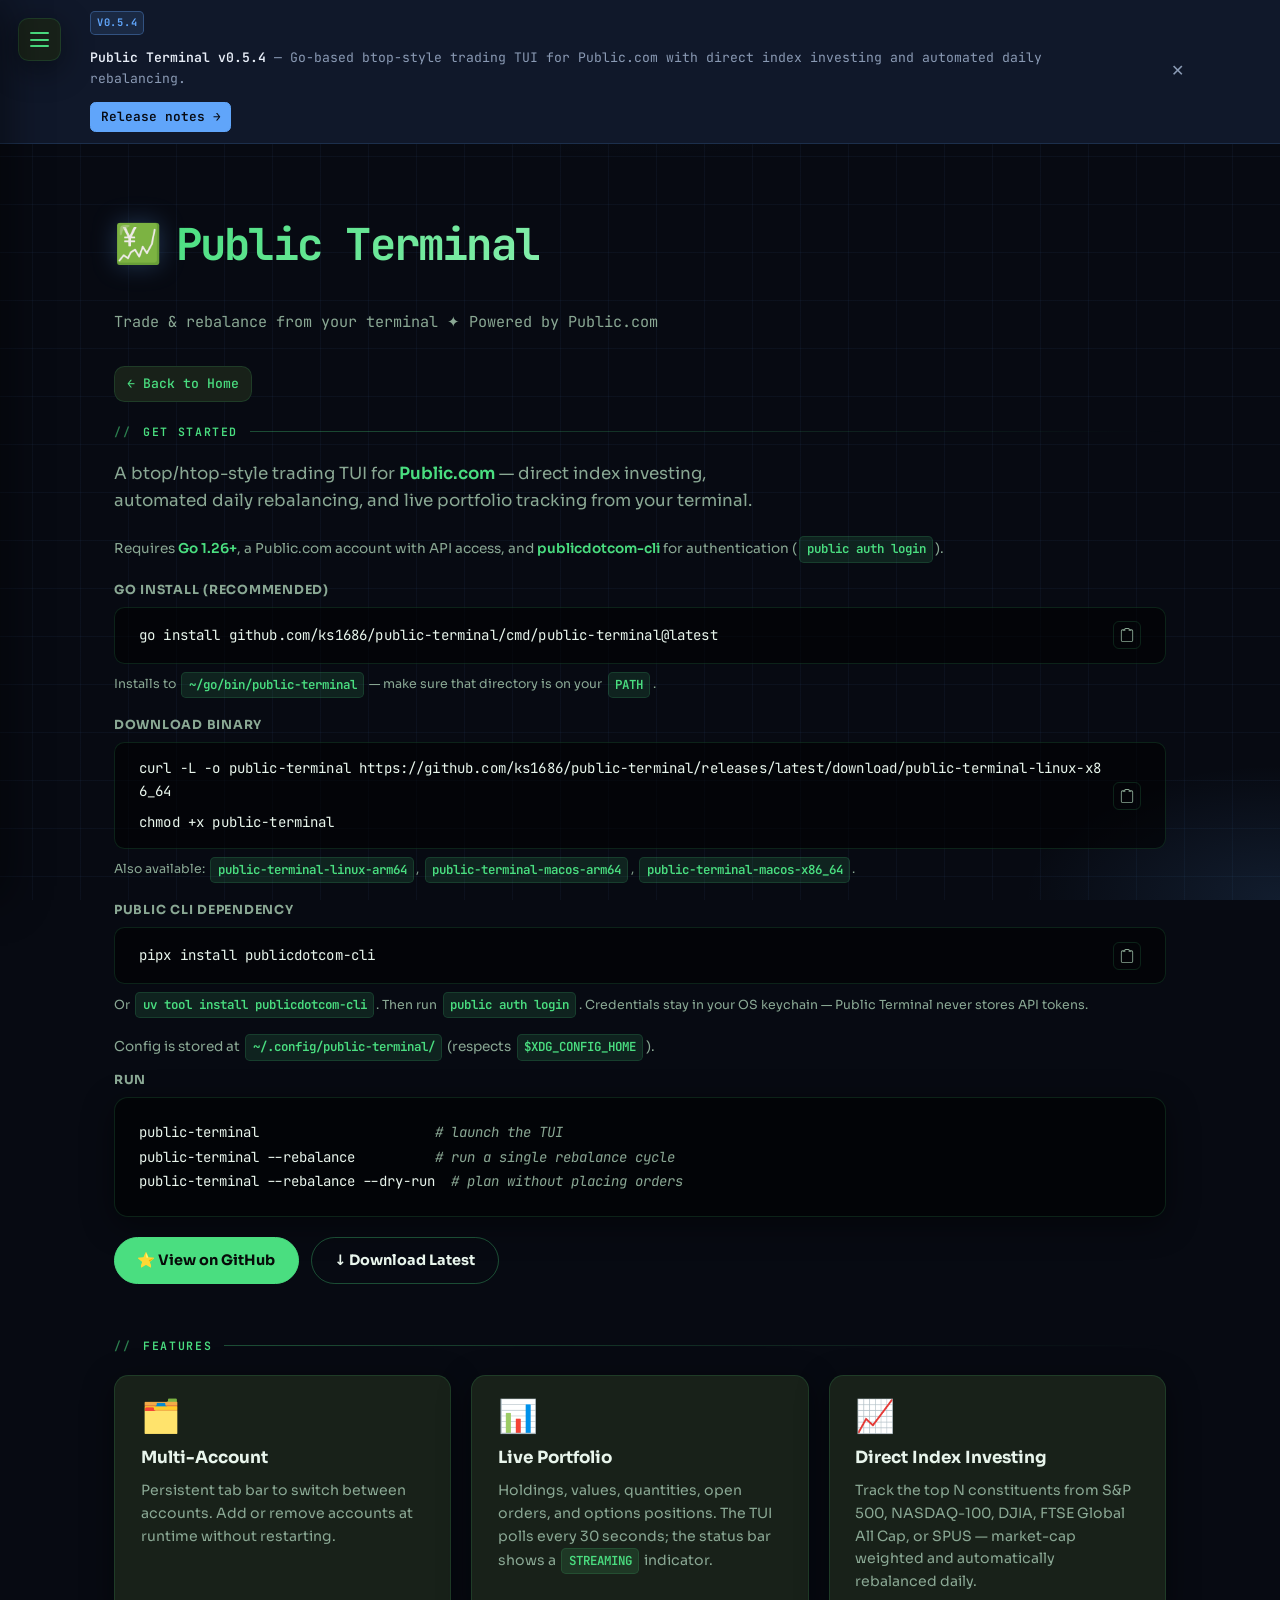
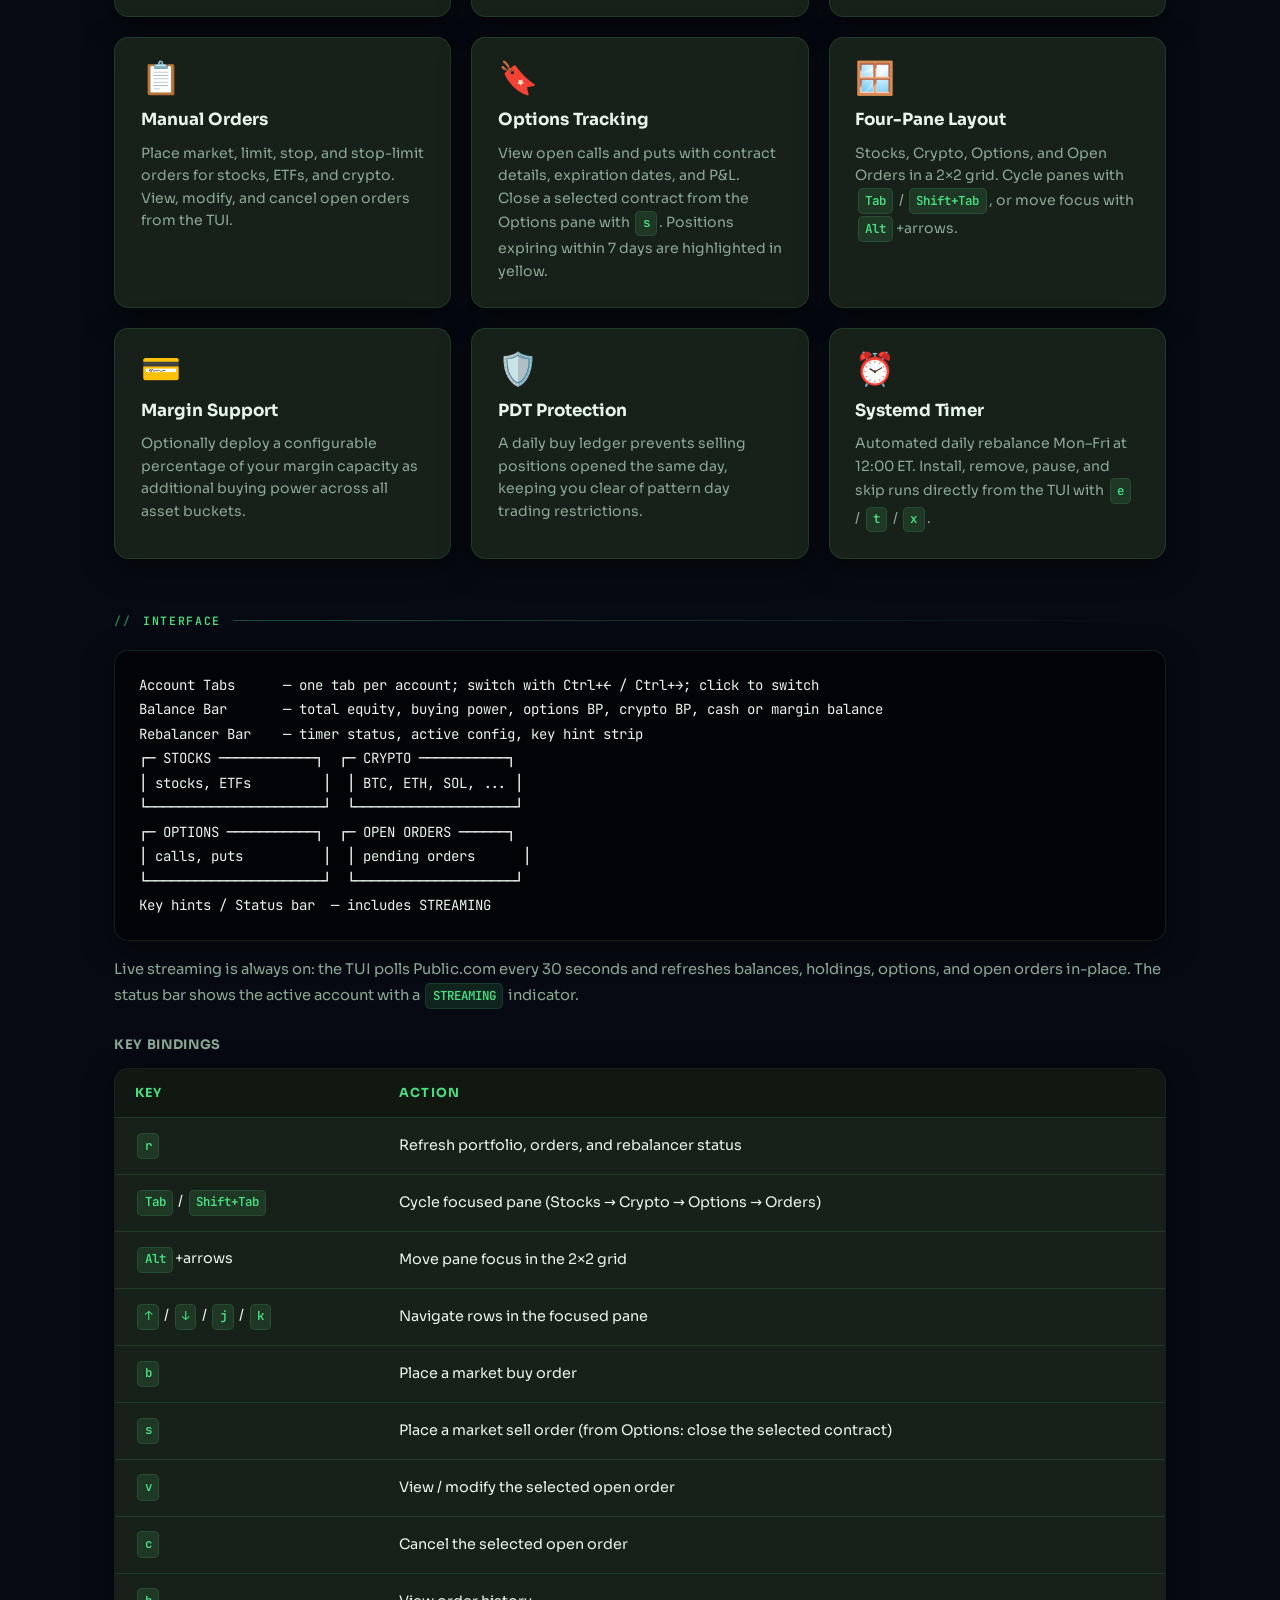
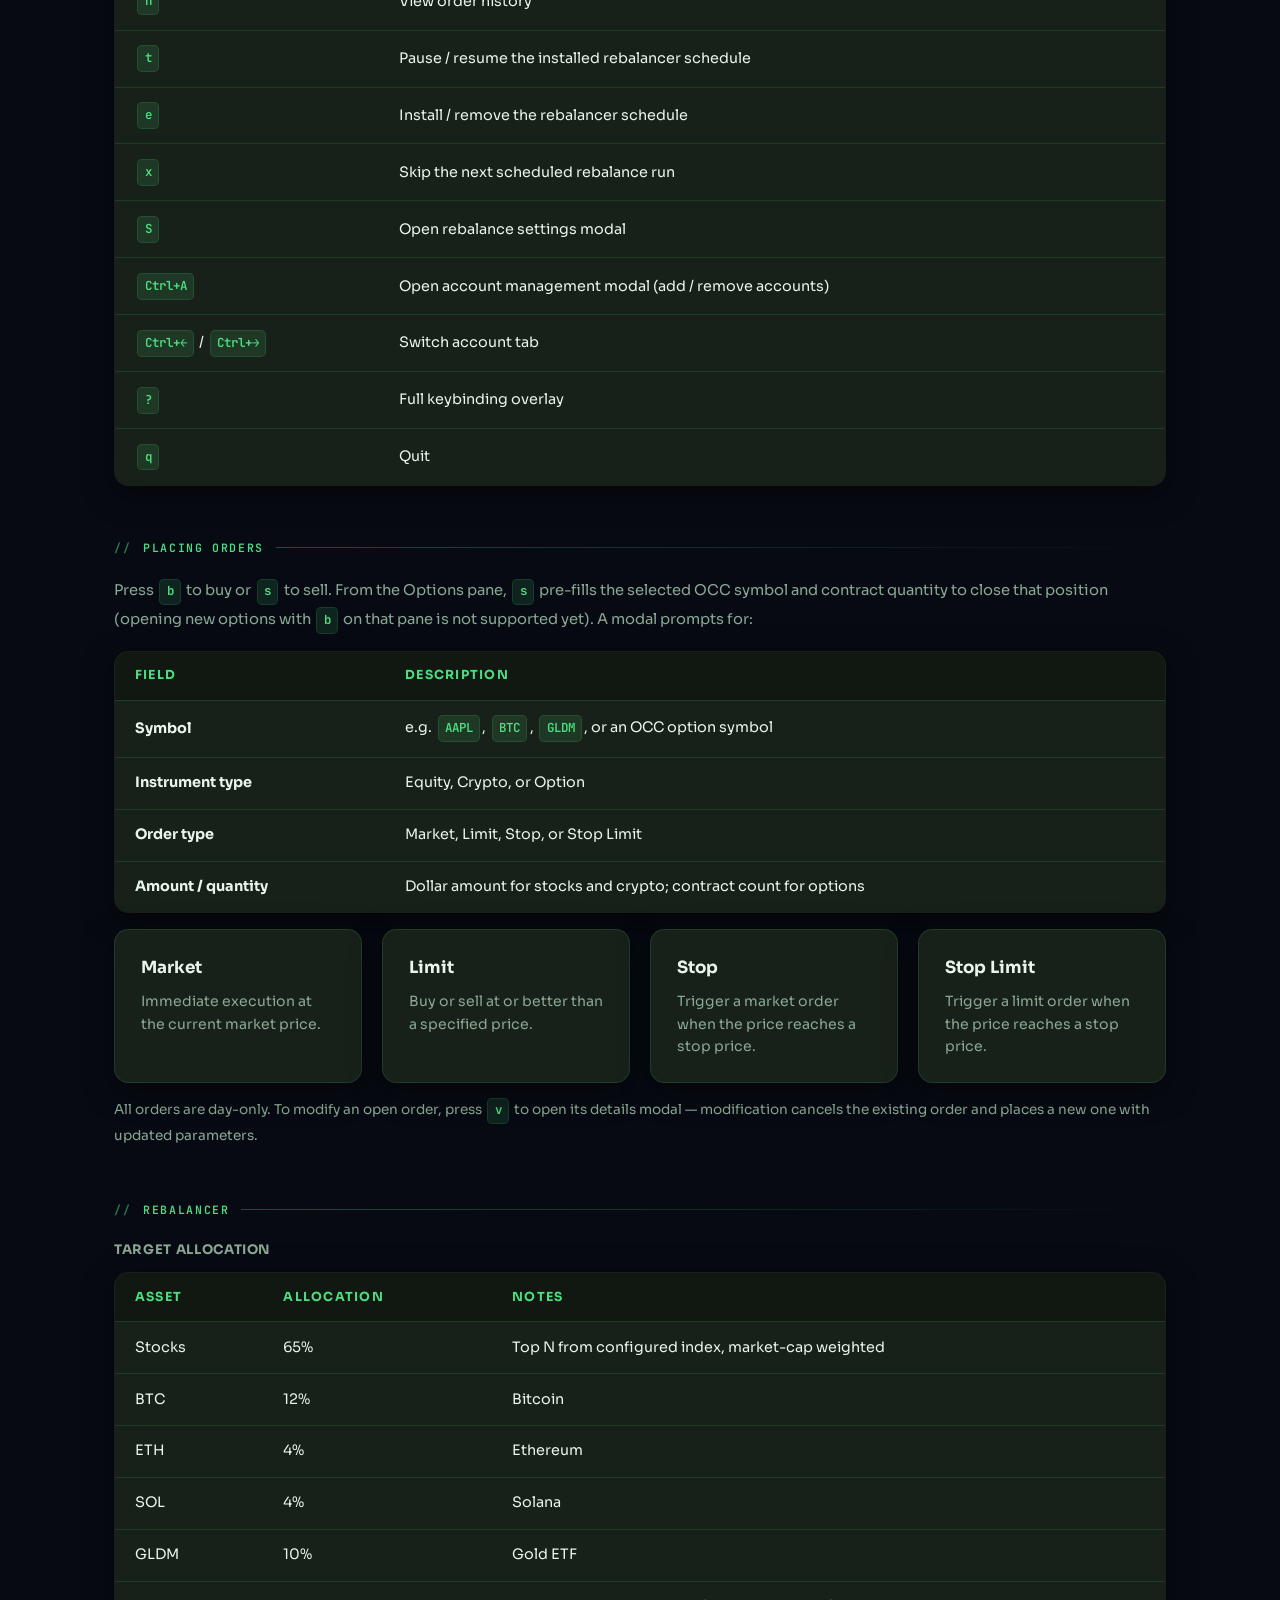
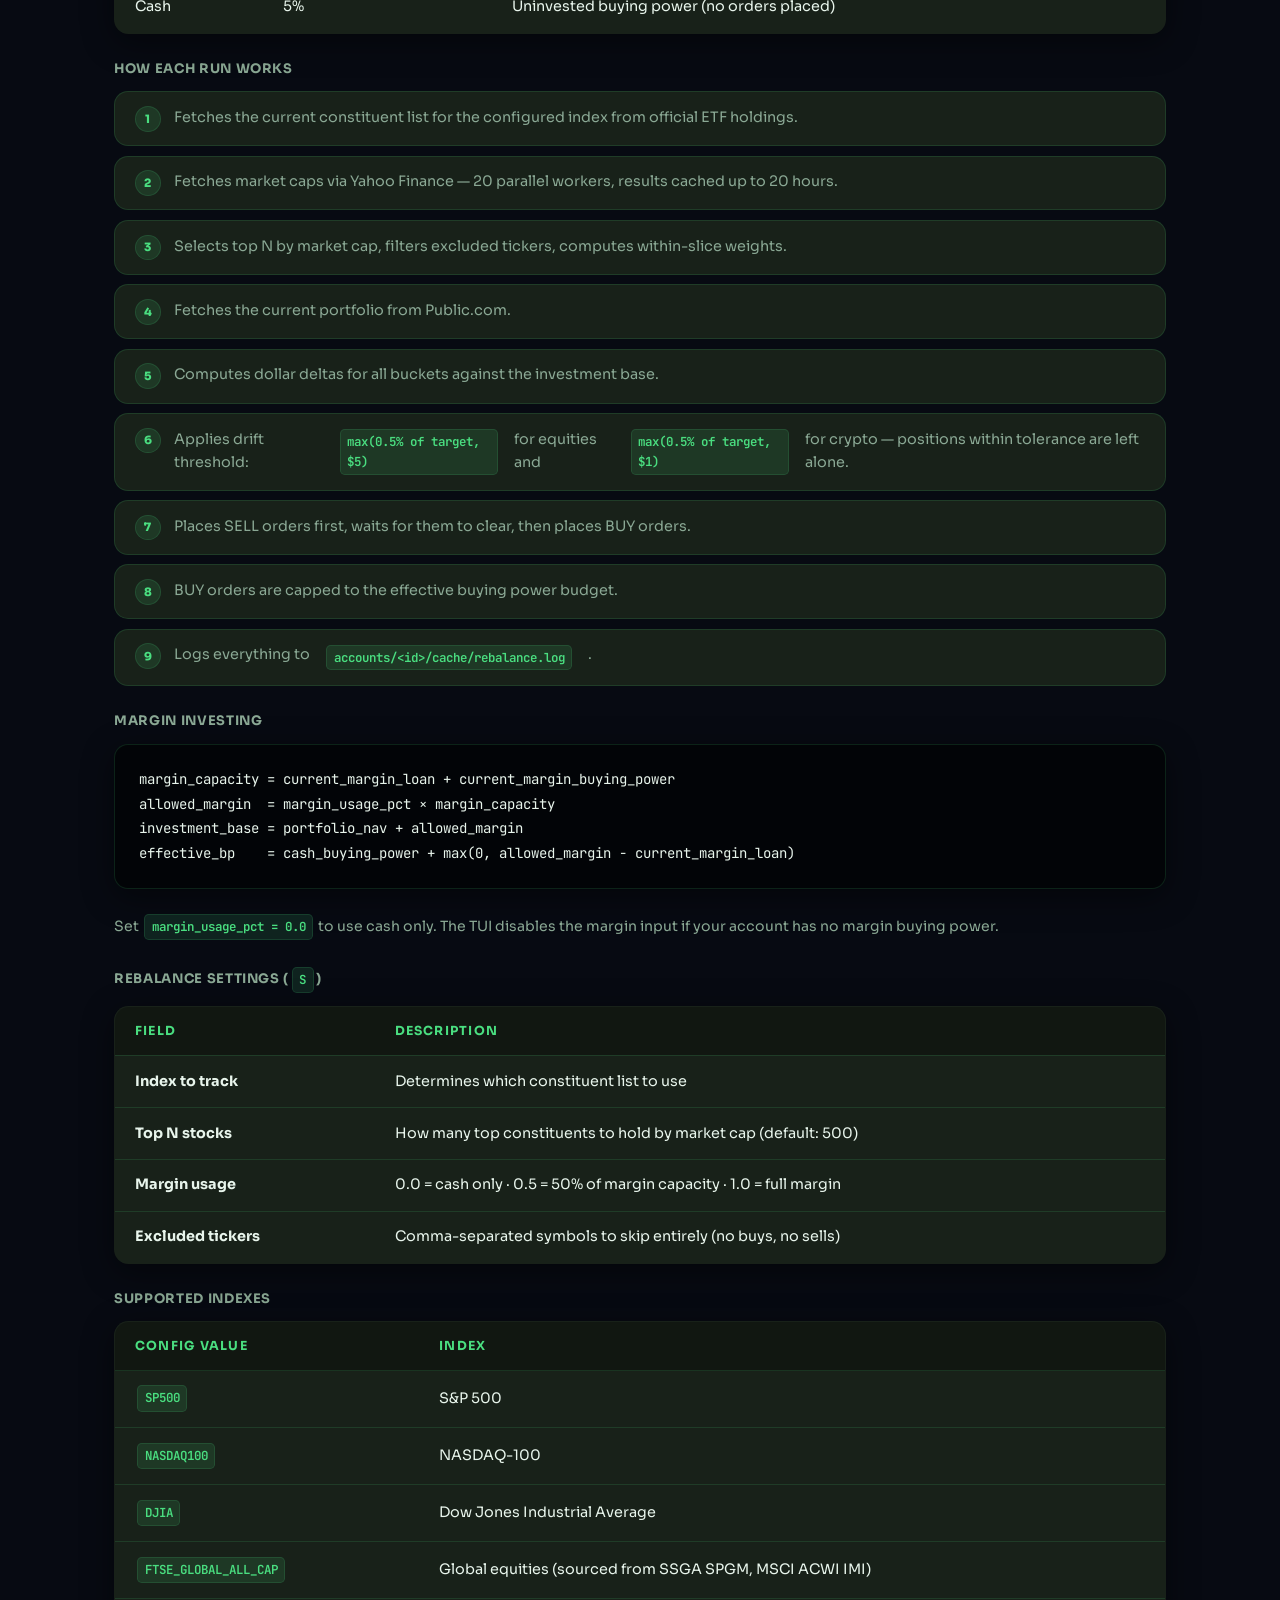
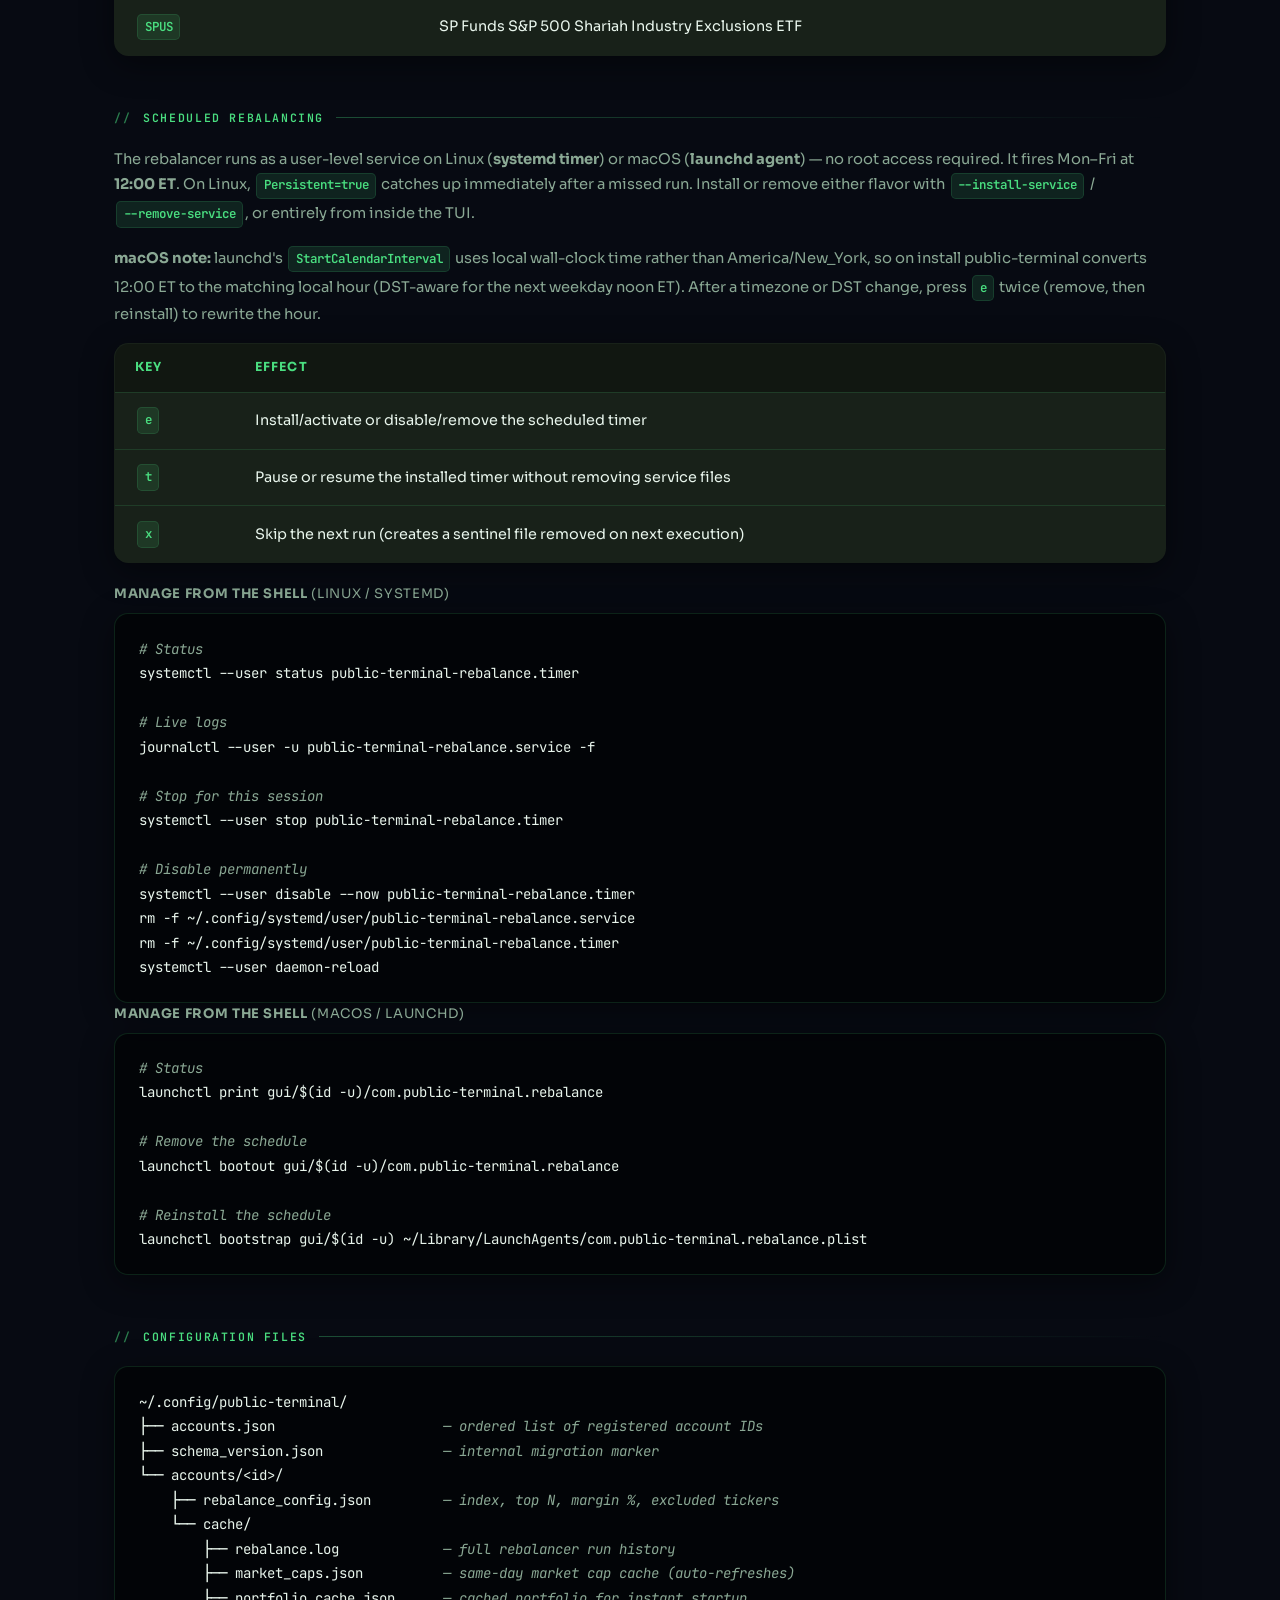
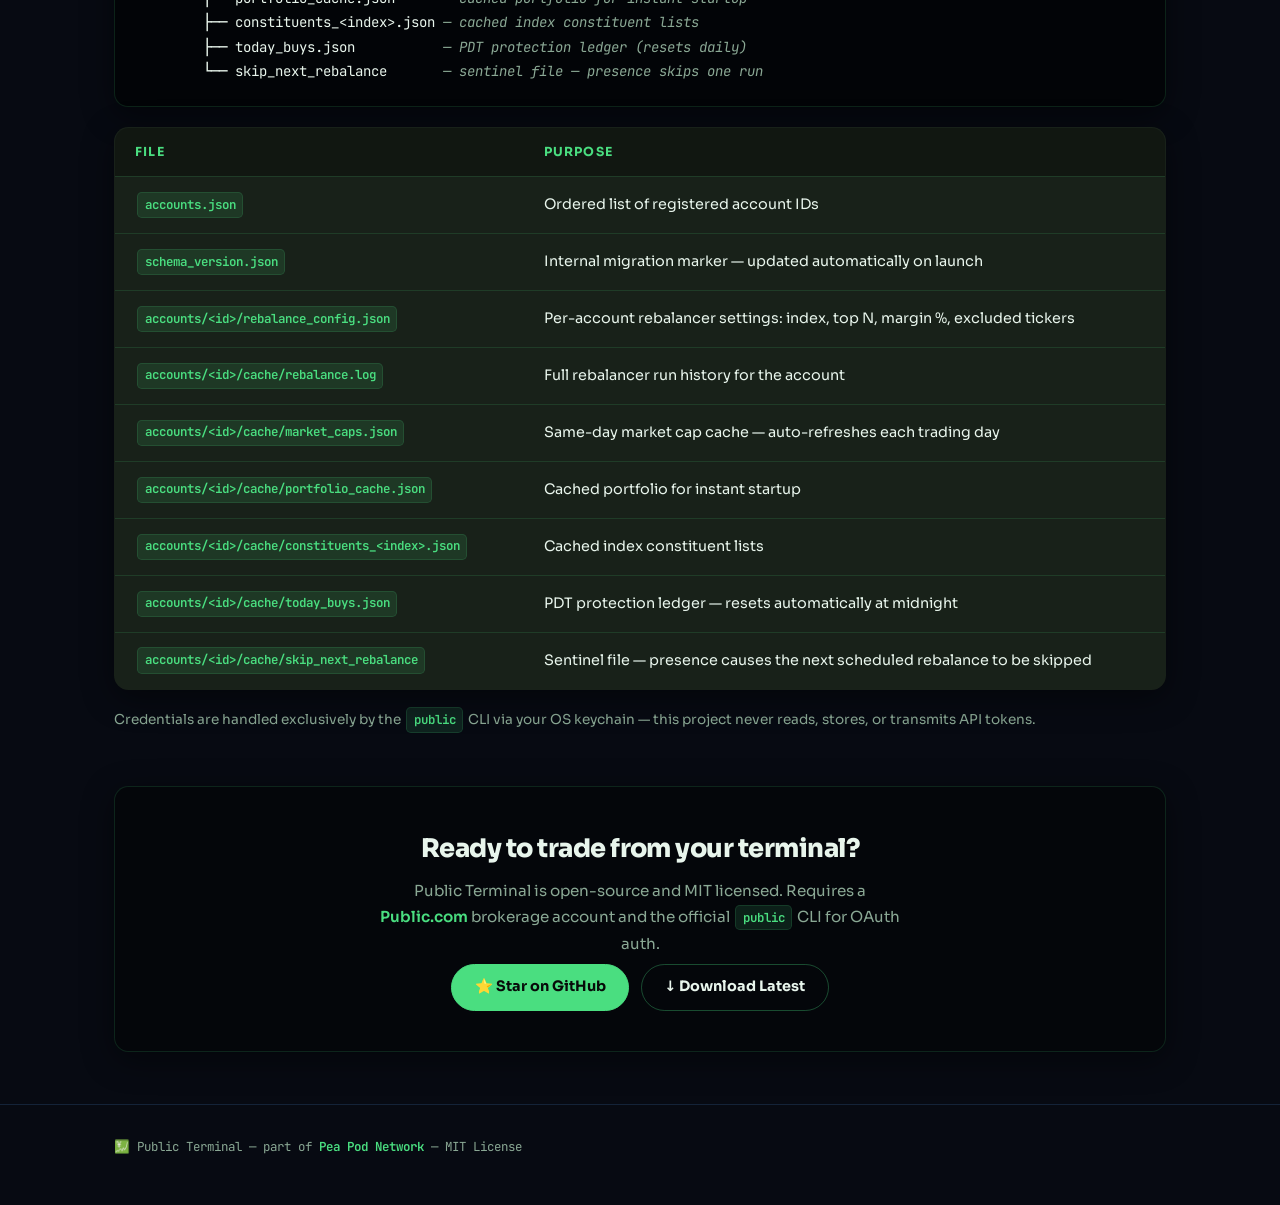
<file: public-terminal/index.html>
<!DOCTYPE html>
<html lang="en">
  <head>
    <meta charset="UTF-8" />
    <meta name="viewport" content="width=device-width, initial-scale=1.0" />
    <meta name="description" content="Public Terminal — a btop-style trading TUI for Public.com with direct index investing and automated daily rebalancing." />
    <meta name="theme-color" content="#60a5fa" />

    <!-- Open Graph / Social preview -->
    <meta property="og:type" content="website" />
    <meta property="og:title" content="Public Terminal" />
    <script>document.documentElement.classList.add("js");</script>
    <meta property="og:description" content="A btop-style trading TUI for Public.com with direct index investing and automated daily rebalancing." />
    <meta property="og:url" content="https://pea-pod.me/public-terminal/" />
    <meta property="og:image" content="https://pea-pod.me/icons/icon-512.png" />
    <meta name="twitter:card" content="summary_large_image" />
    <meta name="twitter:image" content="https://pea-pod.me/icons/icon-512.png" />

    <!-- Favicon -->
    <link rel="icon" type="image/png" href="/favicon.png" width="32" height="32" />
    <link rel="apple-touch-icon" href="/apple-touch-icon.png" width="180" height="180" />
    <link rel="manifest" href="/manifest.json" />

    <!-- Fonts -->
    <link rel="preconnect" href="https://fonts.googleapis.com" />
    <link rel="preconnect" href="https://fonts.gstatic.com" crossorigin />
    <link href="https://fonts.googleapis.com/css2?family=JetBrains+Mono:wght@400;500;600;700&family=Sora:wght@500;600;700;800&display=swap" rel="stylesheet" />

    <!-- Styles -->
    <link rel="stylesheet" href="/css/styles.css" />
    <link rel="stylesheet" href="/css/public-terminal.css" />

    <title>Public Terminal</title>
  </head>
  <body data-theme="public-terminal">
    <a class="skip-link" href="#main">Skip to content</a>
    <!-- ========== Announcement Banner ========== -->
    <div class="announcement-banner" id="announcement-banner" role="region" aria-label="Announcement">
      <div class="banner-content">
        <span class="banner-badge" aria-hidden="true">v0.5.4</span>
        <p class="banner-text">
          <strong>Public Terminal v0.5.4</strong> — Go-based btop-style trading TUI for Public.com with direct index investing and automated daily rebalancing.
        </p>
        <a class="banner-link" href="https://github.com/ks1686/public-terminal/releases/tag/v0.5.4" target="_blank" rel="noopener noreferrer">Release notes →</a>
        <button class="banner-close" id="banner-close" aria-label="Dismiss announcement">✕</button>
      </div>
    </div>

    <div class="bg-decoration" aria-hidden="true"></div>

    <!-- ========== Burger Menu ========== -->
    <button class="burger-btn" id="burger-btn" aria-label="Open navigation menu" aria-expanded="false" aria-controls="side-menu">
      <span class="burger-line"></span>
      <span class="burger-line"></span>
      <span class="burger-line"></span>
    </button>

    <!-- Menu backdrop -->
    <div class="menu-overlay" id="menu-overlay" aria-hidden="true"></div>

    <!-- Side drawer -->
    <nav class="side-menu" id="side-menu" aria-label="Site navigation" aria-hidden="true">
      <div class="side-menu-header">
        <span class="side-menu-title">~/public-terminal</span>
        <button class="side-menu-close" id="side-menu-close" aria-label="Close navigation menu">✕</button>
      </div>
      <ul class="side-menu-list">
        <li>
          <a class="side-menu-link" href="/#karim-work">
            <span class="side-menu-icon" aria-hidden="true">🌟</span>
            <span>Karim's Work</span>
          </a>
        </li>
        <li>
          <a class="side-menu-link" href="/changelogs">
            <span class="side-menu-icon" aria-hidden="true">📋</span>
            <span>Changelogs</span>
          </a>
        </li>
        <li>
          <a class="side-menu-link" href="/genv">
            <span class="side-menu-icon" aria-hidden="true">📦</span>
            <span>GENV</span>
          </a>
        </li>
        <li>
          <a class="side-menu-link" href="/public-terminal" aria-current="page">
            <span class="side-menu-icon" aria-hidden="true">💹</span>
            <span>Public Terminal</span>
          </a>
        </li>
        <li>
          <a class="side-menu-link" href="/peaproxy">
            <span class="side-menu-icon" aria-hidden="true">🔀</span>
            <span>PeaProxy</span>
          </a>
        </li>
        <li role="presentation">
          <p class="side-menu-section-label" role="heading" aria-level="2">On this page</p>
        </li>
        <li><a class="side-menu-link" href="#get-started"><span class="side-menu-icon" aria-hidden="true">🚀</span><span>Get Started</span></a></li>
        <li><a class="side-menu-link" href="#features"><span class="side-menu-icon" aria-hidden="true">✨</span><span>Features</span></a></li>
        <li><a class="side-menu-link" href="#interface"><span class="side-menu-icon" aria-hidden="true">🖥️</span><span>Interface</span></a></li>
        <li><a class="side-menu-link" href="#placing-orders"><span class="side-menu-icon" aria-hidden="true">📋</span><span>Placing Orders</span></a></li>
        <li><a class="side-menu-link" href="#rebalancer"><span class="side-menu-icon" aria-hidden="true">⚖️</span><span>Rebalancer</span></a></li>
        <li><a class="side-menu-link" href="#systemd-timer"><span class="side-menu-icon" aria-hidden="true">⏰</span><span>Scheduling</span></a></li>
        <li><a class="side-menu-link" href="#configuration"><span class="side-menu-icon" aria-hidden="true">📁</span><span>Configuration</span></a></li>
      </ul>
    </nav>

    <!-- ========== Header ========== -->
    <header>
      <div class="container">
        <div class="logo-wrap">
          <span class="logo-icon" aria-hidden="true">💹</span>
          <h1 class="site-title">Public Terminal</h1>
        </div>
        <p class="site-tagline">Trade &amp; rebalance from your terminal ✦ Powered by Public.com</p>
      </div>
    </header>

    <!-- ========== Main Content ========== -->
    <main id="main" tabindex="-1">
      <div class="container">

        <!-- Back to home -->
        <a class="nav-back" href="/" aria-label="Back to home">← Back to Home</a>

        <!-- SECTIONS -->

        <!-- ---- Get Started ---- -->
        <section id="get-started" class="section" aria-labelledby="install-heading">
          <h2 class="section-label" id="install-heading">Get Started</h2>
          <p class="pt-hero-tagline">
            A btop/htop-style trading TUI for <a class="pt-inline-link" href="https://public.com" target="_blank" rel="noopener noreferrer">Public.com</a> — direct index investing, automated daily rebalancing, and live portfolio tracking from your terminal.
          </p>
          <p class="pt-prose">
            Requires <a class="pt-inline-link" href="https://go.dev/" target="_blank" rel="noopener noreferrer">Go 1.26+</a>, a Public.com account with API access, and
            <a class="pt-inline-link" href="https://github.com/PublicDotCom/publicdotcom-cli" target="_blank" rel="noopener noreferrer">publicdotcom-cli</a>
            for authentication (<code class="pt-code-tag">public auth login</code>).
          </p>
          <div class="stack">
            <div>
              <p class="os-label">Go install (recommended)</p>
              <div class="pt-install-block" aria-label="Install command via go install">
                <span class="install-cmd">go install github.com/ks1686/public-terminal/cmd/public-terminal@latest</span>
                <button class="copy-btn" aria-label="Copy command to clipboard" title="Copy">
                  <svg xmlns="http://www.w3.org/2000/svg" viewBox="0 0 16 16" fill="currentColor" aria-hidden="true"><path d="M4 1.5H3a2 2 0 0 0-2 2V14a2 2 0 0 0 2 2h10a2 2 0 0 0 2-2V3.5a2 2 0 0 0-2-2h-1v1h1a1 1 0 0 1 1 1V14a1 1 0 0 1-1 1H3a1 1 0 0 1-1-1V3.5a1 1 0 0 1 1-1h1v-1z"/><path d="M9.5 1a.5.5 0 0 1 .5.5v1a.5.5 0 0 1-.5.5h-3a.5.5 0 0 1-.5-.5v-1a.5.5 0 0 1 .5-.5h3zm-3-1A1.5 1.5 0 0 0 5 1.5h-.5A1.5 1.5 0 0 0 3 3h10a1.5 1.5 0 0 0-1.5-1.5H11A1.5 1.5 0 0 0 9.5 0h-3z"/></svg>
                </button>
              </div>
              <p style="font-size:0.78rem;color:var(--pt-text-muted);margin-top:0.4rem;">Installs to <code class="pt-code-tag">~/go/bin/public-terminal</code> — make sure that directory is on your <code class="pt-code-tag">PATH</code>.</p>
            </div>
            <div>
              <p class="os-label">Download binary</p>
              <div class="pt-install-block" aria-label="Install command via pre-built binary">
                <div class="cmd-stack">
                  <span class="install-cmd">curl -L -o public-terminal https://github.com/ks1686/public-terminal/releases/latest/download/public-terminal-linux-x86_64</span>
                  <span class="install-cmd">chmod +x public-terminal</span>
                </div>
                <button class="copy-btn" aria-label="Copy commands to clipboard" title="Copy">
                  <svg xmlns="http://www.w3.org/2000/svg" viewBox="0 0 16 16" fill="currentColor" aria-hidden="true"><path d="M4 1.5H3a2 2 0 0 0-2 2V14a2 2 0 0 0 2 2h10a2 2 0 0 0 2-2V3.5a2 2 0 0 0-2-2h-1v1h1a1 1 0 0 1 1 1V14a1 1 0 0 1-1 1H3a1 1 0 0 1-1-1V3.5a1 1 0 0 1 1-1h1v-1z"/><path d="M9.5 1a.5.5 0 0 1 .5.5v1a.5.5 0 0 1-.5.5h-3a.5.5 0 0 1-.5-.5v-1a.5.5 0 0 1 .5-.5h3zm-3-1A1.5 1.5 0 0 0 5 1.5h-.5A1.5 1.5 0 0 0 3 3h10a1.5 1.5 0 0 0-1.5-1.5H11A1.5 1.5 0 0 0 9.5 0h-3z"/></svg>
                </button>
              </div>
              <p style="font-size:0.78rem;color:var(--pt-text-muted);margin-top:0.4rem;">Also available: <code class="pt-code-tag">public-terminal-linux-arm64</code>, <code class="pt-code-tag">public-terminal-macos-arm64</code>, <code class="pt-code-tag">public-terminal-macos-x86_64</code>.</p>
            </div>
            <div>
              <p class="os-label">Public CLI dependency</p>
              <div class="pt-install-block" aria-label="Install publicdotcom-cli">
                <span class="install-cmd">pipx install publicdotcom-cli</span>
                <button class="copy-btn" aria-label="Copy command to clipboard" title="Copy">
                  <svg xmlns="http://www.w3.org/2000/svg" viewBox="0 0 16 16" fill="currentColor" aria-hidden="true"><path d="M4 1.5H3a2 2 0 0 0-2 2V14a2 2 0 0 0 2 2h10a2 2 0 0 0 2-2V3.5a2 2 0 0 0-2-2h-1v1h1a1 1 0 0 1 1 1V14a1 1 0 0 1-1 1H3a1 1 0 0 1-1-1V3.5a1 1 0 0 1 1-1h1v-1z"/><path d="M9.5 1a.5.5 0 0 1 .5.5v1a.5.5 0 0 1-.5.5h-3a.5.5 0 0 1-.5-.5v-1a.5.5 0 0 1 .5-.5h3zm-3-1A1.5 1.5 0 0 0 5 1.5h-.5A1.5 1.5 0 0 0 3 3h10a1.5 1.5 0 0 0-1.5-1.5H11A1.5 1.5 0 0 0 9.5 0h-3z"/></svg>
                </button>
              </div>
              <p style="font-size:0.78rem;color:var(--pt-text-muted);margin-top:0.4rem;">Or <code class="pt-code-tag">uv tool install publicdotcom-cli</code>. Then run <code class="pt-code-tag">public auth login</code>. Credentials stay in your OS keychain — Public Terminal never stores API tokens.</p>
            </div>
          </div>
          <p style="font-size:0.85rem;color:var(--pt-text-muted);margin-top:0.85rem;">
            Config is stored at
            <code class="pt-code-tag">~/.config/public-terminal/</code>
            (respects <code class="pt-code-tag">$XDG_CONFIG_HOME</code>).
          </p>
          <p style="font-size:0.78rem;color:var(--pt-text-muted);margin-top:0.5rem;font-weight:700;text-transform:uppercase;letter-spacing:0.06em;">Run</p>
          <pre class="pt-code-block" style="margin-top:0.4rem;" aria-label="Run commands">public-terminal                      <span class="comment"># launch the TUI</span>
public-terminal --rebalance          <span class="comment"># run a single rebalance cycle</span>
public-terminal --rebalance --dry-run  <span class="comment"># plan without placing orders</span></pre>
          <div class="pt-cta-buttons" style="margin-top:1.25rem;">
            <a class="btn-primary" href="https://github.com/ks1686/public-terminal" target="_blank" rel="noopener noreferrer">
              ⭐ View on GitHub
            </a>
            <a class="btn-secondary" href="https://github.com/ks1686/public-terminal/releases/latest" target="_blank" rel="noopener noreferrer">
              ↓ Download Latest
            </a>
          </div>
        </section>

        <!-- ---- Features ---- -->
        <section id="features" class="section" aria-labelledby="features-heading">
          <h2 class="section-label" id="features-heading">Features</h2>
          <div class="pt-features-grid">
            <div class="pt-feature-card">
              <span class="pt-feature-icon" aria-hidden="true">🗂️</span>
              <p class="pt-feature-title">Multi-Account</p>
              <p class="pt-feature-desc">Persistent tab bar to switch between accounts. Add or remove accounts at runtime without restarting.</p>
            </div>
            <div class="pt-feature-card">
              <span class="pt-feature-icon" aria-hidden="true">📊</span>
              <p class="pt-feature-title">Live Portfolio</p>
              <p class="pt-feature-desc">Holdings, values, quantities, open orders, and options positions. The TUI polls every 30 seconds; the status bar shows a <code class="pt-code-tag">STREAMING</code> indicator.</p>
            </div>
            <div class="pt-feature-card">
              <span class="pt-feature-icon" aria-hidden="true">📈</span>
              <p class="pt-feature-title">Direct Index Investing</p>
              <p class="pt-feature-desc">Track the top N constituents from S&amp;P 500, NASDAQ-100, DJIA, FTSE Global All Cap, or SPUS — market-cap weighted and automatically rebalanced daily.</p>
            </div>
            <div class="pt-feature-card">
              <span class="pt-feature-icon" aria-hidden="true">📋</span>
              <p class="pt-feature-title">Manual Orders</p>
              <p class="pt-feature-desc">Place market, limit, stop, and stop-limit orders for stocks, ETFs, and crypto. View, modify, and cancel open orders from the TUI.</p>
            </div>
            <div class="pt-feature-card">
              <span class="pt-feature-icon" aria-hidden="true">🔖</span>
              <p class="pt-feature-title">Options Tracking</p>
              <p class="pt-feature-desc">View open calls and puts with contract details, expiration dates, and P&amp;L. Close a selected contract from the Options pane with <code class="pt-code-tag">s</code>. Positions expiring within 7 days are highlighted in yellow.</p>
            </div>
            <div class="pt-feature-card">
              <span class="pt-feature-icon" aria-hidden="true">🪟</span>
              <p class="pt-feature-title">Four-Pane Layout</p>
              <p class="pt-feature-desc">Stocks, Crypto, Options, and Open Orders in a 2×2 grid. Cycle panes with <code class="pt-code-tag">Tab</code> / <code class="pt-code-tag">Shift+Tab</code>, or move focus with <code class="pt-code-tag">Alt</code>+arrows.</p>
            </div>
            <div class="pt-feature-card">
              <span class="pt-feature-icon" aria-hidden="true">💳</span>
              <p class="pt-feature-title">Margin Support</p>
              <p class="pt-feature-desc">Optionally deploy a configurable percentage of your margin capacity as additional buying power across all asset buckets.</p>
            </div>
            <div class="pt-feature-card">
              <span class="pt-feature-icon" aria-hidden="true">🛡️</span>
              <p class="pt-feature-title">PDT Protection</p>
              <p class="pt-feature-desc">A daily buy ledger prevents selling positions opened the same day, keeping you clear of pattern day trading restrictions.</p>
            </div>
            <div class="pt-feature-card">
              <span class="pt-feature-icon" aria-hidden="true">⏰</span>
              <p class="pt-feature-title">Systemd Timer</p>
              <p class="pt-feature-desc">Automated daily rebalance Mon–Fri at 12:00 ET. Install, remove, pause, and skip runs directly from the TUI with <code class="pt-code-tag">e</code> / <code class="pt-code-tag">t</code> / <code class="pt-code-tag">x</code>.</p>
            </div>
          </div>
        </section>

        <!-- ---- Interface ---- -->
        <section id="interface" class="section" aria-labelledby="interface-heading">
          <h2 class="section-label" id="interface-heading">Interface</h2>
          <pre class="pt-code-block" aria-label="TUI layout diagram">Account Tabs      — one tab per account; switch with Ctrl+← / Ctrl+→; click to switch
Balance Bar       — total equity, buying power, options BP, crypto BP, cash or margin balance
Rebalancer Bar    — timer status, active config, key hint strip
┌─ STOCKS ────────────┐  ┌─ CRYPTO ───────────┐
│ stocks, ETFs         │  │ BTC, ETH, SOL, ... │
└──────────────────────┘  └────────────────────┘
┌─ OPTIONS ───────────┐  ┌─ OPEN ORDERS ──────┐
│ calls, puts          │  │ pending orders      │
└──────────────────────┘  └────────────────────┘
Key hints / Status bar  — includes STREAMING</pre>

          <p style="font-size:0.92rem;color:var(--pt-text-muted);margin-top:1rem;">
            Live streaming is always on: the TUI polls Public.com every 30 seconds and refreshes balances, holdings, options, and open orders in-place. The status bar shows the active account with a <code class="pt-code-tag">STREAMING</code> indicator.
          </p>

          <p class="pt-section-label" style="margin-top:1.5rem;">
            Key Bindings
          </p>
          <table class="pt-table" aria-label="Key bindings">
            <thead>
              <tr>
                <th scope="col">Key</th>
                <th scope="col">Action</th>
              </tr>
            </thead>
            <tbody>
              <tr><td><code class="pt-code-tag">r</code></td><td>Refresh portfolio, orders, and rebalancer status</td></tr>
              <tr><td><code class="pt-code-tag">Tab</code> / <code class="pt-code-tag">Shift+Tab</code></td><td>Cycle focused pane (Stocks → Crypto → Options → Orders)</td></tr>
              <tr><td><code class="pt-code-tag">Alt</code>+arrows</td><td>Move pane focus in the 2×2 grid</td></tr>
              <tr><td><code class="pt-code-tag">↑</code> / <code class="pt-code-tag">↓</code> / <code class="pt-code-tag">j</code> / <code class="pt-code-tag">k</code></td><td>Navigate rows in the focused pane</td></tr>
              <tr><td><code class="pt-code-tag">b</code></td><td>Place a market buy order</td></tr>
              <tr><td><code class="pt-code-tag">s</code></td><td>Place a market sell order (from Options: close the selected contract)</td></tr>
              <tr><td><code class="pt-code-tag">v</code></td><td>View / modify the selected open order</td></tr>
              <tr><td><code class="pt-code-tag">c</code></td><td>Cancel the selected open order</td></tr>
              <tr><td><code class="pt-code-tag">h</code></td><td>View order history</td></tr>
              <tr><td><code class="pt-code-tag">t</code></td><td>Pause / resume the installed rebalancer schedule</td></tr>
              <tr><td><code class="pt-code-tag">e</code></td><td>Install / remove the rebalancer schedule</td></tr>
              <tr><td><code class="pt-code-tag">x</code></td><td>Skip the next scheduled rebalance run</td></tr>
              <tr><td><code class="pt-code-tag">S</code></td><td>Open rebalance settings modal</td></tr>
              <tr><td><code class="pt-code-tag">Ctrl+A</code></td><td>Open account management modal (add / remove accounts)</td></tr>
              <tr><td><code class="pt-code-tag">Ctrl+←</code> / <code class="pt-code-tag">Ctrl+→</code></td><td>Switch account tab</td></tr>
              <tr><td><code class="pt-code-tag">?</code></td><td>Full keybinding overlay</td></tr>
              <tr><td><code class="pt-code-tag">q</code></td><td>Quit</td></tr>
            </tbody>
          </table>
        </section>

        <!-- ---- Placing Orders ---- -->
        <section id="placing-orders" class="section" aria-labelledby="orders-heading">
          <h2 class="section-label" id="orders-heading">Placing Orders</h2>
          <p style="font-size:0.92rem;color:var(--pt-text-muted);margin-bottom:1rem;">
            Press <code class="pt-code-tag">b</code> to buy or <code class="pt-code-tag">s</code> to sell. From the Options pane, <code class="pt-code-tag">s</code> pre-fills the selected OCC symbol and contract quantity to close that position (opening new options with <code class="pt-code-tag">b</code> on that pane is not supported yet). A modal prompts for:
          </p>
          <table class="pt-table" aria-label="Order fields" style="margin-bottom:1rem;">
            <thead>
              <tr>
                <th scope="col">Field</th>
                <th scope="col">Description</th>
              </tr>
            </thead>
            <tbody>
              <tr><td><strong>Symbol</strong></td><td>e.g. <code class="pt-code-tag">AAPL</code>, <code class="pt-code-tag">BTC</code>, <code class="pt-code-tag">GLDM</code>, or an OCC option symbol</td></tr>
              <tr><td><strong>Instrument type</strong></td><td>Equity, Crypto, or Option</td></tr>
              <tr><td><strong>Order type</strong></td><td>Market, Limit, Stop, or Stop Limit</td></tr>
              <tr><td><strong>Amount / quantity</strong></td><td>Dollar amount for stocks and crypto; contract count for options</td></tr>
            </tbody>
          </table>
          <div class="pt-features-grid" style="grid-template-columns:repeat(auto-fill,minmax(220px,1fr));">
            <div class="pt-feature-card">
              <p class="pt-feature-title">Market</p>
              <p class="pt-feature-desc">Immediate execution at the current market price.</p>
            </div>
            <div class="pt-feature-card">
              <p class="pt-feature-title">Limit</p>
              <p class="pt-feature-desc">Buy or sell at or better than a specified price.</p>
            </div>
            <div class="pt-feature-card">
              <p class="pt-feature-title">Stop</p>
              <p class="pt-feature-desc">Trigger a market order when the price reaches a stop price.</p>
            </div>
            <div class="pt-feature-card">
              <p class="pt-feature-title">Stop Limit</p>
              <p class="pt-feature-desc">Trigger a limit order when the price reaches a stop price.</p>
            </div>
          </div>
          <p style="font-size:0.85rem;color:var(--pt-text-muted);margin-top:0.85rem;">
            All orders are day-only. To modify an open order, press <code class="pt-code-tag">v</code> to open its details modal — modification cancels the existing order and places a new one with updated parameters.
          </p>
        </section>

        <!-- ---- Rebalancer ---- -->
        <section id="rebalancer" class="section" aria-labelledby="rebalancer-heading">
          <h2 class="section-label" id="rebalancer-heading">Rebalancer</h2>

          <p class="pt-section-label">Target Allocation</p>
          <table class="pt-table" aria-label="Target allocation" style="margin-bottom:1.5rem;">
            <thead>
              <tr>
                <th scope="col">Asset</th>
                <th scope="col">Allocation</th>
                <th scope="col">Notes</th>
              </tr>
            </thead>
            <tbody>
              <tr><td>Stocks</td><td>65%</td><td>Top N from configured index, market-cap weighted</td></tr>
              <tr><td>BTC</td><td>12%</td><td>Bitcoin</td></tr>
              <tr><td>ETH</td><td>4%</td><td>Ethereum</td></tr>
              <tr><td>SOL</td><td>4%</td><td>Solana</td></tr>
              <tr><td>GLDM</td><td>10%</td><td>Gold ETF</td></tr>
              <tr><td>Cash</td><td>5%</td><td>Uninvested buying power (no orders placed)</td></tr>
            </tbody>
          </table>

          <p class="pt-section-label">How Each Run Works</p>
          <ol class="pt-steps-list" style="margin-bottom:1.5rem;">
            <li>Fetches the current constituent list for the configured index from official ETF holdings.</li>
            <li>Fetches market caps via Yahoo Finance — 20 parallel workers, results cached up to 20 hours.</li>
            <li>Selects top N by market cap, filters excluded tickers, computes within-slice weights.</li>
            <li>Fetches the current portfolio from Public.com.</li>
            <li>Computes dollar deltas for all buckets against the investment base.</li>
            <li>Applies drift threshold: <code class="pt-code-tag">max(0.5% of target, $5)</code> for equities and <code class="pt-code-tag">max(0.5% of target, $1)</code> for crypto — positions within tolerance are left alone.</li>
            <li>Places SELL orders first, waits for them to clear, then places BUY orders.</li>
            <li>BUY orders are capped to the effective buying power budget.</li>
            <li>Logs everything to <code class="pt-code-tag">accounts/&lt;id&gt;/cache/rebalance.log</code>.</li>
          </ol>

          <p class="pt-section-label">Margin Investing</p>
          <pre class="pt-code-block" aria-label="Margin math" style="margin-bottom:1.5rem;">margin_capacity = current_margin_loan + current_margin_buying_power
allowed_margin  = margin_usage_pct × margin_capacity
investment_base = portfolio_nav + allowed_margin
effective_bp    = cash_buying_power + max(0, allowed_margin - current_margin_loan)</pre>
          <p style="font-size:0.88rem;color:var(--pt-text-muted);margin-bottom:1.5rem;">
            Set <code class="pt-code-tag">margin_usage_pct = 0.0</code> to use cash only. The TUI disables the margin input if your account has no margin buying power.
          </p>

          <p class="pt-section-label">Rebalance Settings (<code class="pt-code-tag">S</code>)</p>
          <table class="pt-table" aria-label="Rebalance settings" style="margin-bottom:1.5rem;">
            <thead>
              <tr>
                <th scope="col">Field</th>
                <th scope="col">Description</th>
              </tr>
            </thead>
            <tbody>
              <tr><td><strong>Index to track</strong></td><td>Determines which constituent list to use</td></tr>
              <tr><td><strong>Top N stocks</strong></td><td>How many top constituents to hold by market cap (default: 500)</td></tr>
              <tr><td><strong>Margin usage</strong></td><td>0.0 = cash only · 0.5 = 50% of margin capacity · 1.0 = full margin</td></tr>
              <tr><td><strong>Excluded tickers</strong></td><td>Comma-separated symbols to skip entirely (no buys, no sells)</td></tr>
            </tbody>
          </table>

          <p class="pt-section-label">Supported Indexes</p>
          <table class="pt-table" aria-label="Supported indexes">
            <thead>
              <tr>
                <th scope="col">Config value</th>
                <th scope="col">Index</th>
              </tr>
            </thead>
            <tbody>
              <tr><td><code class="pt-code-tag">SP500</code></td><td>S&amp;P 500</td></tr>
              <tr><td><code class="pt-code-tag">NASDAQ100</code></td><td>NASDAQ-100</td></tr>
              <tr><td><code class="pt-code-tag">DJIA</code></td><td>Dow Jones Industrial Average</td></tr>
              <tr><td><code class="pt-code-tag">FTSE_GLOBAL_ALL_CAP</code></td><td>Global equities (sourced from SSGA SPGM, MSCI ACWI IMI)</td></tr>
              <tr><td><code class="pt-code-tag">SPUS</code></td><td>SP Funds S&amp;P 500 Shariah Industry Exclusions ETF</td></tr>
            </tbody>
          </table>
        </section>

        <!-- ---- Systemd Timer ---- -->
        <section id="systemd-timer" class="section" aria-labelledby="timer-heading">
          <h2 class="section-label" id="timer-heading">Scheduled Rebalancing</h2>
          <p style="font-size:0.92rem;color:var(--pt-text-muted);margin-bottom:1rem;">
            The rebalancer runs as a user-level service on Linux (<strong>systemd timer</strong>) or macOS (<strong>launchd agent</strong>) — no root access required. It fires Mon–Fri at <strong>12:00 ET</strong>. On Linux, <code class="pt-code-tag">Persistent=true</code> catches up immediately after a missed run. Install or remove either flavor with <code class="pt-code-tag">--install-service</code> / <code class="pt-code-tag">--remove-service</code>, or entirely from inside the TUI.
          </p>
          <p style="font-size:0.92rem;color:var(--pt-text-muted);margin-bottom:1rem;">
            <strong>macOS note:</strong> launchd's <code class="pt-code-tag">StartCalendarInterval</code> uses local wall-clock time rather than America/New_York, so on install public-terminal converts 12:00 ET to the matching local hour (DST-aware for the next weekday noon ET). After a timezone or DST change, press <code class="pt-code-tag">e</code> twice (remove, then reinstall) to rewrite the hour.
          </p>
          <table class="pt-table" aria-label="Timer TUI controls" style="margin-bottom:1.25rem;">
            <thead>
              <tr>
                <th scope="col">Key</th>
                <th scope="col">Effect</th>
              </tr>
            </thead>
            <tbody>
              <tr><td><code class="pt-code-tag">e</code></td><td>Install/activate or disable/remove the scheduled timer</td></tr>
              <tr><td><code class="pt-code-tag">t</code></td><td>Pause or resume the installed timer without removing service files</td></tr>
              <tr><td><code class="pt-code-tag">x</code></td><td>Skip the next run (creates a sentinel file removed on next execution)</td></tr>
            </tbody>
          </table>
          <p class="pt-section-label" style="margin-bottom:0.5rem;">Manage from the shell <span style="font-weight:normal;color:var(--pt-text-muted);">(Linux / systemd)</span></p>
          <pre class="pt-code-block" aria-label="Shell timer commands"><span class="comment"># Status</span>
systemctl --user status public-terminal-rebalance.timer

<span class="comment"># Live logs</span>
journalctl --user -u public-terminal-rebalance.service -f

<span class="comment"># Stop for this session</span>
systemctl --user stop public-terminal-rebalance.timer

<span class="comment"># Disable permanently</span>
systemctl --user disable --now public-terminal-rebalance.timer
rm -f ~/.config/systemd/user/public-terminal-rebalance.service
rm -f ~/.config/systemd/user/public-terminal-rebalance.timer
systemctl --user daemon-reload</pre>
          <p class="pt-section-label" style="margin-bottom:0.5rem;">Manage from the shell <span style="font-weight:normal;color:var(--pt-text-muted);">(macOS / launchd)</span></p>
          <pre class="pt-code-block" aria-label="Shell launchd commands"><span class="comment"># Status</span>
launchctl print gui/$(id -u)/com.public-terminal.rebalance

<span class="comment"># Remove the schedule</span>
launchctl bootout gui/$(id -u)/com.public-terminal.rebalance

<span class="comment"># Reinstall the schedule</span>
launchctl bootstrap gui/$(id -u) ~/Library/LaunchAgents/com.public-terminal.rebalance.plist</pre>
        </section>

        <!-- ---- Configuration Files ---- -->
        <section id="configuration" class="section" aria-labelledby="config-heading">
          <h2 class="section-label" id="config-heading">Configuration Files</h2>
          <pre class="pt-code-block" aria-label="Configuration file tree">~/.config/public-terminal/
├── accounts.json                     <span class="comment">— ordered list of registered account IDs</span>
├── schema_version.json               <span class="comment">— internal migration marker</span>
└── accounts/&lt;id&gt;/
    ├── rebalance_config.json         <span class="comment">— index, top N, margin %, excluded tickers</span>
    └── cache/
        ├── rebalance.log             <span class="comment">— full rebalancer run history</span>
        ├── market_caps.json          <span class="comment">— same-day market cap cache (auto-refreshes)</span>
        ├── portfolio_cache.json      <span class="comment">— cached portfolio for instant startup</span>
        ├── constituents_&lt;index&gt;.json <span class="comment">— cached index constituent lists</span>
        ├── today_buys.json           <span class="comment">— PDT protection ledger (resets daily)</span>
        └── skip_next_rebalance       <span class="comment">— sentinel file — presence skips one run</span></pre>
          <table class="pt-table" aria-label="Configuration file descriptions" style="margin-top:1.25rem;">
            <thead>
              <tr><th scope="col">File</th><th scope="col">Purpose</th></tr>
            </thead>
            <tbody>
              <tr><td><code class="pt-code-tag">accounts.json</code></td><td>Ordered list of registered account IDs</td></tr>
              <tr><td><code class="pt-code-tag">schema_version.json</code></td><td>Internal migration marker — updated automatically on launch</td></tr>
              <tr><td><code class="pt-code-tag">accounts/&lt;id&gt;/rebalance_config.json</code></td><td>Per-account rebalancer settings: index, top N, margin %, excluded tickers</td></tr>
              <tr><td><code class="pt-code-tag">accounts/&lt;id&gt;/cache/rebalance.log</code></td><td>Full rebalancer run history for the account</td></tr>
              <tr><td><code class="pt-code-tag">accounts/&lt;id&gt;/cache/market_caps.json</code></td><td>Same-day market cap cache — auto-refreshes each trading day</td></tr>
              <tr><td><code class="pt-code-tag">accounts/&lt;id&gt;/cache/portfolio_cache.json</code></td><td>Cached portfolio for instant startup</td></tr>
              <tr><td><code class="pt-code-tag">accounts/&lt;id&gt;/cache/constituents_&lt;index&gt;.json</code></td><td>Cached index constituent lists</td></tr>
              <tr><td><code class="pt-code-tag">accounts/&lt;id&gt;/cache/today_buys.json</code></td><td>PDT protection ledger — resets automatically at midnight</td></tr>
              <tr><td><code class="pt-code-tag">accounts/&lt;id&gt;/cache/skip_next_rebalance</code></td><td>Sentinel file — presence causes the next scheduled rebalance to be skipped</td></tr>
            </tbody>
          </table>
          <p style="font-size:0.85rem;color:var(--pt-text-muted);margin-top:1rem;">
            Credentials are handled exclusively by the <code class="pt-code-tag">public</code> CLI via your OS keychain — this project never reads, stores, or transmits API tokens.
          </p>
        </section>

        <!-- ---- CTA ---- -->
        <section class="section" aria-labelledby="cta-heading">
          <div class="pt-cta">
            <p class="pt-cta-title" id="cta-heading">Ready to trade from your terminal?</p>
            <p class="pt-cta-desc">
              Public Terminal is open-source and MIT licensed. Requires a <a href="https://public.com" target="_blank" rel="noopener noreferrer" style="color:var(--pt-accent);font-weight:600;text-decoration:none;">Public.com</a> brokerage account and the official <code class="pt-code-tag">public</code> CLI for OAuth auth.
            </p>
            <div class="pt-cta-buttons" style="justify-content:center;">
              <a class="btn-primary" href="https://github.com/ks1686/public-terminal" target="_blank" rel="noopener noreferrer">
                ⭐ Star on GitHub
              </a>
              <a class="btn-secondary" href="https://github.com/ks1686/public-terminal/releases/latest" target="_blank" rel="noopener noreferrer">
                ↓ Download Latest
              </a>
            </div>
          </div>
        </section>

      </div>
    </main>

    <!-- ========== Footer ========== -->
    <footer>
      <div class="container">
        <p>
          💹 Public Terminal &mdash; part of
          <a href="/">Pea Pod Network</a>
          &mdash; MIT License
        </p>
      </div>
    </footer>

    <!-- Scripts -->
    <script src="/js/app.js"></script>
  </body>
</html>
</file>
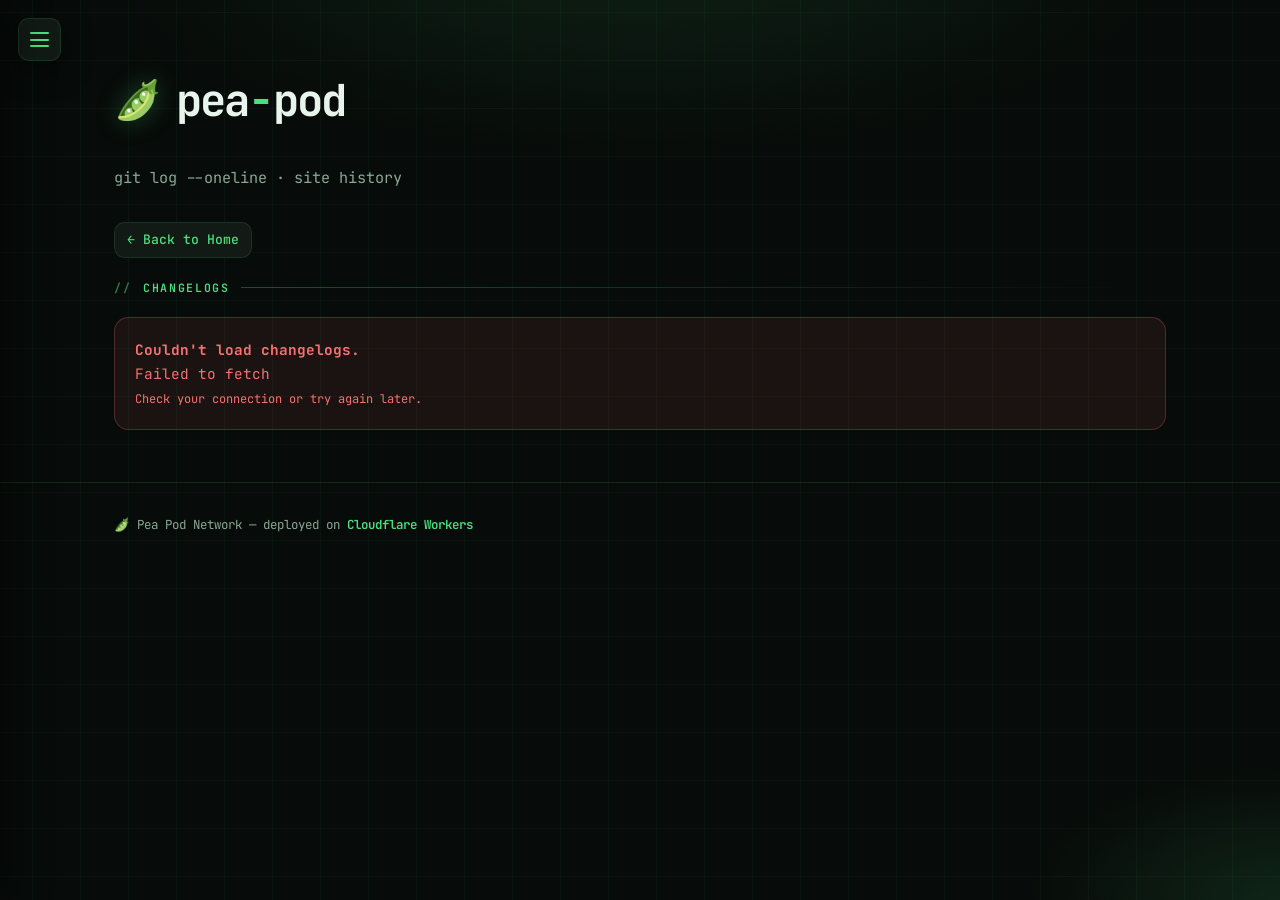
<file: changelogs.html>
<!DOCTYPE html>
<html lang="en">
  <head>
    <meta charset="UTF-8" />
    <meta name="viewport" content="width=device-width, initial-scale=1.0" />
    <meta name="description" content="Pea Pod Network — Changelogs tracking the development history of this site." />
    <meta name="theme-color" content="#4ade80" />

    <meta property="og:type" content="website" />
    <meta property="og:title" content="Changelogs — Pea Pod Network" />
    <script>document.documentElement.classList.add("js");</script>
    <meta property="og:description" content="Track the development &amp; progress of Pea Pod Network." />
    <meta property="og:url" content="https://pea-pod.me/changelogs" />
    <meta property="og:image" content="https://pea-pod.me/icons/icon-512.png" />
    <meta name="twitter:card" content="summary_large_image" />
    <meta name="twitter:image" content="https://pea-pod.me/icons/icon-512.png" />

    <link rel="icon" type="image/png" href="/favicon.png" width="32" height="32" />
    <link rel="apple-touch-icon" href="/apple-touch-icon.png" width="180" height="180" />
    <link rel="manifest" href="/manifest.json" />

    <link rel="preconnect" href="https://fonts.googleapis.com" />
    <link rel="preconnect" href="https://fonts.gstatic.com" crossorigin />
    <link href="https://fonts.googleapis.com/css2?family=JetBrains+Mono:wght@400;500;600;700&family=Sora:wght@500;600;700;800&display=swap" rel="stylesheet" />

    <link rel="stylesheet" href="css/styles.css" />

    <title>Changelogs — Pea Pod Network</title>
  </head>
  <body data-theme="pea-pod">
    <a class="skip-link" href="#main">Skip to content</a>
    <div class="bg-decoration" aria-hidden="true"></div>

    <button class="burger-btn" id="burger-btn" aria-label="Open navigation menu" aria-expanded="false" aria-controls="side-menu">
      <span class="burger-line"></span>
      <span class="burger-line"></span>
      <span class="burger-line"></span>
    </button>

    <div class="menu-overlay" id="menu-overlay" aria-hidden="true"></div>

    <nav class="side-menu" id="side-menu" aria-label="Site navigation" aria-hidden="true">
      <div class="side-menu-header">
        <span class="side-menu-title">~/navigation</span>
        <button class="side-menu-close" id="side-menu-close" aria-label="Close navigation menu">✕</button>
      </div>
      <ul class="side-menu-list">
        <li>
          <a class="side-menu-link" href="/#karim-work">
            <span class="side-menu-icon" aria-hidden="true">🌟</span>
            <span>Karim's Work</span>
          </a>
        </li>
        <li>
          <a class="side-menu-link" href="/changelogs" aria-current="page">
            <span class="side-menu-icon" aria-hidden="true">📋</span>
            <span>Changelogs</span>
          </a>
        </li>
        <li>
          <a class="side-menu-link" href="/genv">
            <span class="side-menu-icon" aria-hidden="true">📦</span>
            <span>GENV</span>
          </a>
        </li>
        <li>
          <a class="side-menu-link" href="/public-terminal">
            <span class="side-menu-icon" aria-hidden="true">💹</span>
            <span>Public Terminal</span>
          </a>
        </li>
        <li>
          <a class="side-menu-link" href="/peaproxy">
            <span class="side-menu-icon" aria-hidden="true">🔀</span>
            <span>PeaProxy</span>
          </a>
        </li>
      </ul>
    </nav>

    <header>
      <div class="container">
        <div class="logo-wrap">
          <span class="logo-icon" aria-hidden="true">🫛</span>
          <h1 class="site-title">pea<span class="accent">-</span>pod</h1>
        </div>
        <p class="site-tagline">git log --oneline · site history</p>
      </div>
    </header>

    <main id="main" tabindex="-1">
      <div class="container">
        <a class="nav-back" href="/" aria-label="Back to home">← Back to Home</a>

        <section class="section" aria-labelledby="changelog-heading">
          <h2 class="section-label" id="changelog-heading">Changelogs</h2>

          <div id="changelog-container" aria-live="polite" aria-label="Commit history">
            <div class="changelog-loading" id="changelog-loading">
              <div class="spinner" aria-hidden="true"></div>
              <p>Loading commits…</p>
            </div>
          </div>

          <div class="load-more-wrap" id="load-more-wrap" hidden>
            <button class="btn-load-more" id="btn-load-more" type="button">
              Load more commits ↓
            </button>
          </div>
        </section>
      </div>
    </main>

    <footer>
      <div class="container">
        <p>
          🫛 Pea Pod Network &mdash; deployed on
          <a href="https://workers.cloudflare.com" target="_blank" rel="noopener noreferrer">Cloudflare Workers</a>
        </p>
      </div>
    </footer>

    <script src="js/app.js"></script>
    <script src="js/changelogs.js"></script>
  </body>
</html>
</file>
<file: css/styles.css>
/* =============================================
   Pea Pod Network — IDE terminal shell
   Shared chrome + per-app accent themes
   ============================================= */

:root,
[data-theme="pea-pod"] {
  --bg: #070b09;
  --bg-elevated: #0d1410;
  --surface: #121a15;
  --surface-2: #182119;
  --border: rgba(74, 222, 128, 0.14);
  --border-strong: rgba(74, 222, 128, 0.32);
  --text: #e8f5ec;
  --text-muted: #8aa894;
  --accent: #4ade80;
  --accent-hover: #86efac;
  --accent-dim: rgba(74, 222, 128, 0.12);
  --accent-glow: rgba(74, 222, 128, 0.28);
  --danger: #f87171;
  --radius: 0.65rem;
  --radius-lg: 0.9rem;
  --transition: 0.28s cubic-bezier(0.4, 0, 0.2, 1);
  --shadow: 0 8px 32px rgba(0, 0, 0, 0.45);
  --shadow-hover: 0 12px 40px rgba(74, 222, 128, 0.12);
  --font-sans: "Sora", "Segoe UI", system-ui, sans-serif;
  --font-mono: "JetBrains Mono", "SFMono-Regular", ui-monospace, monospace;
  --grid-color: rgba(74, 222, 128, 0.045);
  --theme-color: #4ade80;
}

[data-theme="genv"] {
  --bg: #0c0808;
  --bg-elevated: #140c0c;
  --surface: #1a1010;
  --surface-2: #221414;
  --border: rgba(248, 113, 113, 0.16);
  --border-strong: rgba(248, 113, 113, 0.34);
  --text: #f5e8e8;
  --text-muted: #a88a8a;
  --accent: #f87171;
  --accent-hover: #fca5a5;
  --accent-dim: rgba(248, 113, 113, 0.12);
  --accent-glow: rgba(248, 113, 113, 0.28);
  --shadow-hover: 0 12px 40px rgba(248, 113, 113, 0.12);
  --grid-color: rgba(248, 113, 113, 0.05);
  --theme-color: #f87171;
}

[data-theme="public-terminal"] {
  --bg: #070a12;
  --bg-elevated: #0c1220;
  --surface: #10182a;
  --surface-2: #152038;
  --border: rgba(96, 165, 250, 0.16);
  --border-strong: rgba(96, 165, 250, 0.34);
  --text: #e8eef8;
  --text-muted: #8a9ab4;
  --accent: #60a5fa;
  --accent-hover: #93c5fd;
  --accent-dim: rgba(96, 165, 250, 0.12);
  --accent-glow: rgba(96, 165, 250, 0.28);
  --shadow-hover: 0 12px 40px rgba(96, 165, 250, 0.12);
  --grid-color: rgba(96, 165, 250, 0.05);
  --theme-color: #60a5fa;
}

[data-theme="peaproxy"] {
  --bg: #070c0c;
  --bg-elevated: #0c1414;
  --surface: #101a1a;
  --surface-2: #152222;
  --border: rgba(45, 212, 191, 0.16);
  --border-strong: rgba(45, 212, 191, 0.34);
  --text: #e8f5f3;
  --text-muted: #8aa8a4;
  --accent: #2dd4bf;
  --accent-hover: #5eead4;
  --accent-dim: rgba(45, 212, 191, 0.12);
  --accent-glow: rgba(45, 212, 191, 0.28);
  --shadow-hover: 0 12px 40px rgba(45, 212, 191, 0.12);
  --grid-color: rgba(45, 212, 191, 0.05);
  --theme-color: #2dd4bf;
}

*,
*::before,
*::after {
  box-sizing: border-box;
  margin: 0;
  padding: 0;
}

html {
  scroll-behavior: smooth;
  color-scheme: dark;
}

body {
  font-family: var(--font-sans);
  background: var(--bg);
  color: var(--text);
  min-height: 100vh;
  line-height: 1.65;
  overflow-x: hidden;
}

::selection {
  background: var(--accent-dim);
  color: var(--accent-hover);
}

/* ---- Terminal grid backdrop ---- */
.bg-decoration {
  position: fixed;
  inset: 0;
  z-index: -1;
  overflow: hidden;
  pointer-events: none;
  background:
    radial-gradient(ellipse 80% 50% at 50% -10%, var(--accent-dim), transparent 55%),
    radial-gradient(ellipse 40% 30% at 100% 100%, var(--accent-dim), transparent 50%),
    var(--bg);
}

.bg-decoration::before {
  content: "";
  position: absolute;
  inset: -20%;
  background-image:
    linear-gradient(var(--grid-color) 1px, transparent 1px),
    linear-gradient(90deg, var(--grid-color) 1px, transparent 1px);
  background-size: 48px 48px;
  animation: gridDrift 40s linear infinite;
  opacity: 1;
}

.bg-decoration::after {
  content: "";
  position: absolute;
  inset: 0;
  background: linear-gradient(
    180deg,
    transparent 0%,
    transparent 48%,
    rgba(0, 0, 0, 0.15) 50%,
    transparent 52%,
    transparent 100%
  );
  background-size: 100% 6px;
  opacity: 0.35;
  animation: scanDrift 12s linear infinite;
}

@keyframes gridDrift {
  from { transform: translate(0, 0); }
  to { transform: translate(48px, 48px); }
}

@keyframes scanDrift {
  from { background-position: 0 0; }
  to { background-position: 0 120px; }
}

.skip-link {
  position: absolute;
  left: 1rem;
  top: 0.75rem;
  z-index: 2000;
  padding: 0.45rem 0.75rem;
  background: var(--accent);
  color: var(--bg);
  font-family: var(--font-mono);
  font-size: 0.8rem;
  font-weight: 700;
  text-decoration: none;
  border-radius: var(--radius);
  transform: translateY(-200%);
}

.skip-link:focus {
  transform: translateY(0);
}

.visually-hidden {
  position: absolute;
  width: 1px;
  height: 1px;
  padding: 0;
  margin: -1px;
  overflow: hidden;
  clip: rect(0, 0, 0, 0);
  white-space: nowrap;
  border: 0;
}

.not-found-copy {
  font-family: var(--font-mono);
  color: var(--text-muted);
  margin-bottom: 1.25rem;
  max-width: 36rem;
}

/* ---- Layout ---- */
.container {
  max-width: 1100px;
  margin: 0 auto;
  padding: 0 1.5rem;
}

/* ---- Header / Hero ---- */
header {
  padding: 4rem 0 2rem;
  text-align: left;
}

.logo-wrap {
  display: inline-flex;
  align-items: center;
  gap: 0.85rem;
  margin-bottom: 1rem;
  opacity: 0;
  animation: fadeDown 0.7s ease both;
}

.logo-icon {
  font-size: 2.4rem;
  line-height: 1;
  filter: drop-shadow(0 0 12px var(--accent-glow));
}

.site-title {
  font-family: var(--font-mono);
  font-size: clamp(1.75rem, 4.5vw, 2.75rem);
  font-weight: 700;
  letter-spacing: -0.04em;
  color: var(--text);
}

.site-title .accent {
  color: var(--accent);
}

.site-tagline,
.hero-prompt {
  font-family: var(--font-mono);
  font-size: 0.95rem;
  color: var(--text-muted);
  margin-top: 0.75rem;
  min-height: 1.5em;
}

.hero-prompt .prompt-user {
  color: var(--accent);
  font-weight: 600;
}

.hero-prompt .prompt-sep {
  color: var(--text-muted);
}

.hero-prompt .prompt-path {
  color: var(--accent-hover);
}

.hero-prompt .prompt-cash {
  color: var(--text);
  font-weight: 600;
}

.hero-prompt .prompt-cursor {
  display: inline-block;
  width: 0.55ch;
  height: 1.1em;
  margin-left: 2px;
  vertical-align: text-bottom;
  background: var(--accent);
  animation: blink 1.05s step-end infinite;
}

@keyframes blink {
  50% { opacity: 0; }
}

.hero-prompt.is-done .prompt-cursor {
  animation: blink 1.05s step-end infinite;
}

/* ---- Section Headings ---- */
.section-label {
  display: flex;
  align-items: center;
  gap: 0.75rem;
  font-family: var(--font-mono);
  font-size: 0.72rem;
  font-weight: 600;
  text-transform: uppercase;
  letter-spacing: 0.14em;
  color: var(--accent);
  margin-bottom: 1.25rem;
}

.section-label::before {
  content: "//";
  opacity: 0.55;
}

.section-label::after {
  content: "";
  flex: 1;
  height: 1px;
  background: linear-gradient(90deg, var(--border-strong), transparent);
}

/* ---- Grids ---- */
.shortcuts-grid {
  display: grid;
  grid-template-columns: repeat(auto-fill, minmax(280px, 1fr));
  gap: 1rem;
}

/* ---- Cards / panels ---- */
.card {
  background: var(--surface);
  border: 1px solid var(--border);
  border-radius: var(--radius-lg);
  box-shadow: var(--shadow);
  padding: 1.35rem 1.45rem;
  cursor: pointer;
  text-decoration: none;
  color: inherit;
  display: flex;
  flex-direction: column;
  gap: 0.55rem;
  transition: transform var(--transition), border-color var(--transition), box-shadow var(--transition);
  position: relative;
  overflow: hidden;
}

.card.visible,
.section.visible .card {
  opacity: 1;
  transform: translateY(0);
}

.card::before {
  content: "";
  position: absolute;
  inset: 0;
  background: linear-gradient(135deg, var(--accent-dim), transparent 55%);
  opacity: 0;
  transition: opacity var(--transition);
  pointer-events: none;
}

.card::after {
  content: "";
  position: absolute;
  top: 0;
  left: 0;
  right: 0;
  height: 2px;
  background: linear-gradient(90deg, transparent, var(--accent), transparent);
  opacity: 0;
  transition: opacity var(--transition);
}

.card:hover,
.card:focus-visible {
  transform: translateY(-5px);
  border-color: var(--border-strong);
  box-shadow: var(--shadow-hover);
  outline: 2px solid var(--accent);
  outline-offset: 2px;
}

.card:hover::before,
.card:focus-visible::before,
.card:hover::after,
.card:focus-visible::after {
  opacity: 1;
}

.card:active {
  transform: translateY(-1px);
}

.card-icon {
  font-size: 1.65rem;
  line-height: 1;
}

.card-title {
  font-family: var(--font-mono);
  font-size: 1.05rem;
  font-weight: 600;
  color: var(--text);
}

.card-desc {
  font-size: 0.88rem;
  color: var(--text-muted);
}

.card-arrow {
  align-self: flex-end;
  margin-top: auto;
  font-family: var(--font-mono);
  font-size: 1.05rem;
  color: var(--accent);
  transition: transform 0.25s ease;
}

.card:hover .card-arrow,
.card:focus-visible .card-arrow {
  transform: translateX(5px);
}

.badge {
  display: inline-block;
  font-family: var(--font-mono);
  font-size: 0.65rem;
  font-weight: 600;
  letter-spacing: 0.06em;
  text-transform: uppercase;
  padding: 0.2em 0.55em;
  border-radius: 0.3rem;
  background: var(--accent-dim);
  color: var(--accent);
  border: 1px solid var(--border);
}

/* ---- Sections ---- */
.section {
  margin-bottom: 3.25rem;
  scroll-margin-top: 5rem;
  transition: opacity 0.55s ease, transform 0.55s ease;
}

.section.visible {
  opacity: 1;
  transform: translateY(0);
}

.section.visible .card:nth-child(1) { transition-delay: 0.05s; }
.section.visible .card:nth-child(2) { transition-delay: 0.12s; }
.section.visible .card:nth-child(3) { transition-delay: 0.19s; }
.section.visible .card:nth-child(4) { transition-delay: 0.26s; }
.section.visible .card:nth-child(5) { transition-delay: 0.33s; }
.section.visible .card:nth-child(6) { transition-delay: 0.4s; }

/* ---- Footer ---- */
footer {
  text-align: left;
  padding: 2rem 0 3rem;
  color: var(--text-muted);
  font-family: var(--font-mono);
  font-size: 0.78rem;
  border-top: 1px solid var(--border);
  margin-top: 1rem;
}

footer a {
  color: var(--accent);
  text-decoration: none;
  font-weight: 600;
}

footer a:hover {
  color: var(--accent-hover);
  text-decoration: underline;
}

/* ---- Animations ---- */
@keyframes fadeDown {
  from {
    opacity: 0;
    transform: translateY(-16px);
  }
  to {
    opacity: 1;
    transform: translateY(0);
  }
}

@keyframes fadeUp {
  from {
    opacity: 0;
    transform: translateY(20px);
  }
  to {
    opacity: 1;
    transform: translateY(0);
  }
}

/* ---- Announcement Banner ---- */
.announcement-banner {
  background: var(--surface);
  color: var(--text);
  padding: 0.7rem 1rem;
  position: sticky;
  top: 0;
  z-index: 900;
  border-bottom: 1px solid var(--border);
  animation: fadeDown 0.45s ease both;
}

.banner-content {
  max-width: 1100px;
  margin: 0 auto;
  display: flex;
  align-items: center;
  justify-content: flex-start;
  gap: 0.75rem;
  flex-wrap: wrap;
  padding: 0 3rem 0 0;
  position: relative;
}

.banner-badge {
  font-family: var(--font-mono);
  font-size: 0.65rem;
  font-weight: 700;
  letter-spacing: 0.08em;
  text-transform: uppercase;
  background: var(--accent-dim);
  border: 1px solid var(--border-strong);
  border-radius: 0.3rem;
  color: var(--accent);
  padding: 0.2em 0.55em;
  flex-shrink: 0;
}

.banner-text {
  font-family: var(--font-mono);
  font-size: 0.82rem;
  color: var(--text-muted);
}

.banner-text strong {
  color: var(--text);
  font-weight: 600;
}

.banner-link {
  font-family: var(--font-mono);
  font-size: 0.8rem;
  font-weight: 600;
  color: var(--bg);
  background: var(--accent);
  border: 1px solid var(--accent);
  border-radius: 0.35rem;
  padding: 0.28em 0.75em;
  text-decoration: none;
  white-space: nowrap;
  transition: background var(--transition), transform var(--transition);
}

.banner-link:hover {
  background: var(--accent-hover);
  transform: translateX(2px);
}

.banner-close {
  position: absolute;
  right: 0;
  top: 50%;
  transform: translateY(-50%);
  background: none;
  border: none;
  color: var(--text-muted);
  font-size: 1rem;
  cursor: pointer;
  padding: 0.3rem 0.4rem;
  border-radius: 0.35rem;
  line-height: 1;
  transition: color 0.2s ease, background 0.2s ease;
}

.banner-close:hover {
  color: var(--text);
  background: var(--accent-dim);
}

.banner-close:focus-visible {
  outline: 2px solid var(--accent);
  outline-offset: 2px;
}

.announcement-banner.hidden {
  display: none;
}

/* ---- Burger / Side menu ---- */
.burger-btn {
  position: fixed;
  top: 1.15rem;
  left: 1.15rem;
  z-index: 1000;
  background: var(--surface);
  border: 1px solid var(--border);
  border-radius: var(--radius);
  box-shadow: var(--shadow);
  width: 2.65rem;
  height: 2.65rem;
  display: flex;
  flex-direction: column;
  align-items: center;
  justify-content: center;
  gap: 0.28rem;
  cursor: pointer;
  transition: border-color var(--transition), box-shadow var(--transition), transform var(--transition);
  padding: 0;
}

.burger-btn:hover {
  border-color: var(--border-strong);
  box-shadow: var(--shadow-hover);
  transform: scale(1.04);
}

.burger-btn:focus-visible {
  outline: 2px solid var(--accent);
  outline-offset: 2px;
}

.burger-line {
  display: block;
  width: 1.15rem;
  height: 2px;
  background: var(--accent);
  border-radius: 2px;
  transition: transform var(--transition), opacity var(--transition);
}

.burger-btn[aria-expanded="true"] .burger-line:nth-child(1) {
  transform: translateY(6px) rotate(45deg);
}

.burger-btn[aria-expanded="true"] .burger-line:nth-child(2) {
  opacity: 0;
  transform: scaleX(0);
}

.burger-btn[aria-expanded="true"] .burger-line:nth-child(3) {
  transform: translateY(-6px) rotate(-45deg);
}

.menu-overlay {
  position: fixed;
  inset: 0;
  background: rgba(0, 0, 0, 0.55);
  backdrop-filter: blur(3px);
  z-index: 1100;
  opacity: 0;
  visibility: hidden;
  transition: opacity 0.3s ease, visibility 0.3s ease;
}

.menu-overlay.open {
  opacity: 1;
  visibility: visible;
}

.side-menu {
  position: fixed;
  top: 0;
  left: 0;
  height: 100%;
  width: min(320px, 85vw);
  background: var(--bg-elevated);
  border-right: 1px solid var(--border);
  box-shadow: 8px 0 40px rgba(0, 0, 0, 0.45);
  z-index: 1200;
  transform: translateX(-100%);
  transition: transform 0.35s cubic-bezier(0.4, 0, 0.2, 1);
  display: flex;
  flex-direction: column;
  overflow-y: auto;
}

.side-menu.open {
  transform: translateX(0);
}

.side-menu-header {
  display: flex;
  align-items: center;
  justify-content: space-between;
  padding: 1.35rem 1.2rem 1rem;
  border-bottom: 1px solid var(--border);
}

.side-menu-title {
  font-family: var(--font-mono);
  font-size: 0.72rem;
  font-weight: 600;
  text-transform: uppercase;
  letter-spacing: 0.12em;
  color: var(--accent);
}

.side-menu-close {
  background: none;
  border: none;
  color: var(--text-muted);
  font-size: 1.1rem;
  cursor: pointer;
  padding: 0.3rem 0.45rem;
  border-radius: 0.35rem;
  transition: background 0.2s ease, color 0.2s ease;
  line-height: 1;
}

.side-menu-close:hover {
  background: var(--accent-dim);
  color: var(--text);
}

.side-menu-close:focus-visible {
  outline: 2px solid var(--accent);
  outline-offset: 2px;
}

.side-menu-list {
  list-style: none;
  padding: 0.75rem 0;
  flex: 1;
}

.side-menu-link {
  display: flex;
  align-items: center;
  gap: 0.85rem;
  padding: 0.8rem 1.35rem;
  text-decoration: none;
  color: var(--text);
  font-family: var(--font-mono);
  font-size: 0.88rem;
  font-weight: 500;
  border-left: 2px solid transparent;
  transition: background 0.2s ease, color 0.2s ease, padding-left 0.2s ease, border-left-color 0.2s ease;
}

.side-menu-link:hover,
.side-menu-link:focus-visible {
  background: var(--accent-dim);
  color: var(--accent-hover);
  padding-left: 1.55rem;
  border-left-color: var(--accent);
  outline: none;
}

.side-menu-link[aria-current="page"] {
  background: var(--accent-dim);
  color: var(--accent);
  border-left-color: var(--accent);
}

.side-menu-icon {
  font-size: 1.05rem;
  flex-shrink: 0;
}

.side-menu-section-label {
  font-family: var(--font-mono);
  font-size: 0.65rem;
  font-weight: 600;
  letter-spacing: 0.12em;
  text-transform: uppercase;
  color: var(--text-muted);
  padding: 1.1rem 1.35rem 0.35rem;
  margin: 0;
}

/* ---- Back Navigation ---- */
.nav-back {
  display: inline-flex;
  align-items: center;
  gap: 0.45rem;
  font-family: var(--font-mono);
  font-size: 0.82rem;
  font-weight: 500;
  color: var(--accent);
  text-decoration: none;
  margin-bottom: 1.25rem;
  padding: 0.4rem 0.75rem;
  border-radius: var(--radius);
  background: var(--surface);
  border: 1px solid var(--border);
  transition: transform var(--transition), border-color var(--transition), background var(--transition);
}

.nav-back:hover {
  background: var(--accent-dim);
  border-color: var(--border-strong);
  transform: translateX(-3px);
}

/* ---- Changelog ---- */
.changelog-list {
  display: flex;
  flex-direction: column;
  position: relative;
}

.changelog-list::before {
  content: "";
  position: absolute;
  left: 1.05rem;
  top: 0.5rem;
  bottom: 0.5rem;
  width: 1px;
  background: linear-gradient(to bottom, var(--border-strong), var(--border));
}

.changelog-item {
  display: flex;
  gap: 1.15rem;
  padding: 0 0 1.35rem;
  position: relative;
}

.changelog-dot {
  flex-shrink: 0;
  width: 2.1rem;
  height: 2.1rem;
  border-radius: 0.4rem;
  background: var(--surface);
  border: 1px solid var(--border-strong);
  display: flex;
  align-items: center;
  justify-content: center;
  font-size: 0.8rem;
  z-index: 1;
  margin-top: 0.15rem;
  color: var(--accent);
}

.changelog-body {
  flex: 1;
  background: var(--surface);
  border: 1px solid var(--border);
  border-radius: var(--radius-lg);
  box-shadow: var(--shadow);
  padding: 1rem 1.15rem;
  transition: border-color var(--transition), box-shadow var(--transition);
}

.changelog-body:hover {
  border-color: var(--border-strong);
  box-shadow: var(--shadow-hover);
}

.changelog-header {
  display: flex;
  align-items: flex-start;
  justify-content: space-between;
  gap: 0.75rem;
  flex-wrap: wrap;
  margin-bottom: 0.4rem;
}

.changelog-message {
  font-size: 0.95rem;
  font-weight: 600;
  color: var(--text);
  line-height: 1.4;
  flex: 1;
  min-width: 0;
  word-break: break-word;
}

.changelog-sha {
  font-family: var(--font-mono);
  font-size: 0.7rem;
  font-weight: 600;
  color: var(--accent);
  background: var(--accent-dim);
  border: 1px solid var(--border);
  border-radius: 0.3rem;
  padding: 0.15em 0.5em;
  text-decoration: none;
  flex-shrink: 0;
}

.changelog-sha:hover {
  border-color: var(--border-strong);
  color: var(--accent-hover);
}

.changelog-meta {
  font-family: var(--font-mono);
  font-size: 0.75rem;
  color: var(--text-muted);
  display: flex;
  gap: 0.55rem;
  align-items: center;
  flex-wrap: wrap;
}

.changelog-meta .author {
  font-weight: 600;
  color: var(--text);
}

.changelog-loading,
.changelog-error,
.changelog-empty {
  text-align: left;
  padding: 2.5rem 0;
  color: var(--text-muted);
  font-family: var(--font-mono);
  font-size: 0.9rem;
}

.changelog-loading .spinner {
  display: inline-block;
  width: 1.5rem;
  height: 1.5rem;
  border: 2px solid var(--border);
  border-top-color: var(--accent);
  border-radius: 50%;
  animation: spin 0.8s linear infinite;
  margin-bottom: 0.75rem;
}

@keyframes spin {
  to { transform: rotate(360deg); }
}

.changelog-error {
  color: var(--danger);
  background: rgba(248, 113, 113, 0.08);
  border: 1px solid rgba(248, 113, 113, 0.25);
  border-radius: var(--radius-lg);
  padding: 1.25rem;
}

.load-more-wrap {
  text-align: left;
  margin-top: 0.5rem;
}

.btn-load-more {
  display: inline-flex;
  align-items: center;
  gap: 0.5rem;
  padding: 0.6rem 1.2rem;
  background: var(--accent);
  color: var(--bg);
  font-family: var(--font-mono);
  font-size: 0.82rem;
  font-weight: 700;
  border: none;
  border-radius: var(--radius);
  cursor: pointer;
  transition: transform var(--transition), background var(--transition);
}

.btn-load-more:hover {
  background: var(--accent-hover);
  transform: translateY(-2px);
}

.btn-load-more:disabled {
  opacity: 0.45;
  cursor: not-allowed;
  transform: none;
}

/* Shared buttons used by project pages */
.btn-primary,
.btn-secondary {
  display: inline-flex;
  align-items: center;
  gap: 0.45rem;
  padding: 0.65rem 1.15rem;
  font-family: var(--font-mono);
  font-size: 0.85rem;
  font-weight: 600;
  border-radius: var(--radius);
  text-decoration: none;
  transition: transform var(--transition), background var(--transition), border-color var(--transition);
}

.btn-primary {
  background: var(--accent);
  color: var(--bg);
  border: 1px solid var(--accent);
}

.btn-primary:hover {
  background: var(--accent-hover);
  transform: translateY(-2px);
}

.btn-secondary {
  background: transparent;
  color: var(--accent);
  border: 1px solid var(--border-strong);
}

.btn-secondary:hover {
  background: var(--accent-dim);
  border-color: var(--accent);
}

/* ---- Responsive ---- */
@media (max-width: 768px) {
  header {
    padding: 3.25rem 0 1.5rem;
  }

  .shortcuts-grid {
    grid-template-columns: 1fr;
  }

  .banner-content {
    padding-right: 2.25rem;
  }
}

@media (max-width: 480px) {
  .logo-icon {
    font-size: 2rem;
  }
}

@media (prefers-reduced-motion: reduce) {
  *,
  *::before,
  *::after {
    animation-duration: 0.01ms !important;
    animation-iteration-count: 1 !important;
    transition-duration: 0.01ms !important;
  }

  .bg-decoration::before,
  .bg-decoration::after {
    animation: none !important;
  }

  .js .card,
  .js .section {
    opacity: 1;
    transform: none;
  }
}

.js .card {
  opacity: 0;
  transform: translateY(18px);
}

.js .card.visible,
.js .section.visible .card {
  opacity: 1;
  transform: translateY(0);
}

.js .section {
  opacity: 0;
  transform: translateY(16px);
}

.js .section.visible {
  opacity: 1;
  transform: translateY(0);
}

@keyframes rippleEffect {
  to { transform: scale(2.5); opacity: 0; }
}
</file>
<file: css/genv.css>
/* =============================================
   GENV — red accent on shared terminal shell
   ============================================= */

:root {
  --genv-bg:           var(--bg);
  --genv-surface:      var(--surface);
  --genv-surface-2:    var(--surface-2);

  --genv-border:       var(--border);
  --genv-border-hover: var(--border-strong);

  --genv-text:         var(--text);
  --genv-text-mid:     var(--text);
  --genv-text-muted:   var(--text-muted);

  --genv-accent:       var(--accent);
  --genv-accent-hover: var(--accent-hover);

  --genv-shadow:       var(--shadow);
  --genv-shadow-lg:    var(--shadow-hover);

  --genv-radius:       var(--radius);
  --genv-radius-lg:    var(--radius-lg);
  --genv-transition:   background var(--transition), border-color var(--transition), color var(--transition), transform var(--transition), box-shadow var(--transition);
  --genv-font:         var(--font-sans);
  --genv-mono:         var(--font-mono);
}

/* ---- Hard-coded color overrides ---- */
.card {
  border-color: var(--genv-border);
}

.card::before {
  background: linear-gradient(135deg, var(--accent-dim), transparent 55%);
}

.burger-btn {
  border-color: var(--genv-border);
}

.logo-icon {
  filter: drop-shadow(0 2px 8px rgba(0, 0, 0, 0.6));
}

.menu-overlay {
  background: rgba(0, 0, 0, 0.7);
}

.changelog-body {
  border-color: var(--genv-border);
}

/* ---- GENV Hero Tagline ---- */
.genv-hero-tagline {
  font-size: 1.05rem;
  color: var(--genv-text-muted);
  margin-bottom: 1.25rem;
  max-width: 640px;
  line-height: 1.6;
}

.stack {
  display: flex;
  flex-direction: column;
  gap: 1rem;
}

.os-label {
  font-size: 0.78rem;
  color: var(--genv-text-muted);
  margin-bottom: 0.4rem;
  font-weight: 700;
  text-transform: uppercase;
  letter-spacing: 0.06em;
}

.flag-list {
  list-style: none;
  display: flex;
  flex-direction: column;
  gap: 0.45rem;
  margin-top: 0.75rem;
}

.flag-list li {
  font-size: 0.88rem;
  color: var(--genv-text-muted);
}

.code-inline {
  font-size: 0.82rem;
  background: rgba(255, 255, 255, 0.08);
  padding: 0.1em 0.4em;
  border-radius: 0.3rem;
  color: #c8d3e8;
}

.genv-prose {
  font-size: 0.92rem;
  color: var(--genv-text-muted);
  margin-bottom: 1rem;
}

.genv-prose a {
  color: var(--genv-accent);
  font-weight: 600;
  text-decoration: none;
}

.genv-install-block.wide {
  align-items: flex-start;
  width: 100%;
  box-sizing: border-box;
}

.cmd-stack {
  display: flex;
  flex-direction: column;
  gap: 0.5rem;
  flex: 1;
  min-width: 0;
}

/* ---- Install Command Block ---- */
.genv-install-block {
  display: inline-flex;
  align-items: center;
  gap: 0.75rem;
  background: rgba(0, 0, 0, 0.55);
  border: 1px solid var(--genv-border);
  border-radius: var(--genv-radius);
  padding: 0.85rem 1.5rem;
  font-family: var(--genv-mono);
  font-size: 0.95rem;
  color: var(--genv-text);
  letter-spacing: 0.01em;
}

/* ---- Copy Button ---- */
.copy-btn {
  display: inline-flex;
  align-items: center;
  justify-content: center;
  flex-shrink: 0;
  width: 1.75rem;
  height: 1.75rem;
  padding: 0;
  margin-left: auto;
  background: transparent;
  border: 1px solid rgba(100, 100, 100, 0.4);
  border-radius: 0.375rem;
  color: var(--genv-text-muted);
  cursor: pointer;
  transition: var(--genv-transition);
}

.copy-btn:hover {
  background: rgba(80, 80, 80, 0.4);
  border-color: rgba(160, 160, 160, 0.5);
  color: var(--genv-text);
}

.copy-btn.copied {
  border-color: rgba(180, 180, 180, 0.7);
  color: var(--genv-accent-hover);
}

.copy-btn svg {
  width: 0.875rem;
  height: 0.875rem;
  pointer-events: none;
}

/* ---- CTA Buttons ---- */
.genv-cta-buttons {
  display: flex;
  flex-wrap: wrap;
  gap: 0.75rem;
  margin-top: 1.25rem;
}

.btn-primary {
  display: inline-flex;
  align-items: center;
  gap: 0.5rem;
  padding: 0.65rem 1.4rem;
  background: rgba(80, 80, 80, 0.85);
  color: #f0f0f0;
  font-family: var(--genv-font);
  font-size: 0.9rem;
  font-weight: 700;
  border: 1px solid rgba(120, 120, 120, 0.5);
  border-radius: 999px;
  text-decoration: none;
  transition: var(--genv-transition);
}

.btn-primary:hover {
  background: rgba(105, 105, 105, 0.9);
  border-color: rgba(160, 160, 160, 0.6);
  transform: translateY(-2px);
}

.btn-secondary {
  display: inline-flex;
  align-items: center;
  gap: 0.5rem;
  padding: 0.65rem 1.4rem;
  background: transparent;
  color: var(--genv-text-mid);
  font-family: var(--genv-font);
  font-size: 0.9rem;
  font-weight: 700;
  border: 1px solid rgba(70, 70, 70, 0.55);
  border-radius: 999px;
  text-decoration: none;
  transition: var(--genv-transition);
}

.btn-secondary:hover {
  background: rgba(50, 50, 50, 0.6);
  border-color: rgba(120, 120, 120, 0.6);
  transform: translateY(-2px);
}

/* ---- Features Grid ---- */
.genv-features-grid {
  display: grid;
  grid-template-columns: repeat(auto-fill, minmax(260px, 1fr));
  gap: 1.25rem;
}

/* ---- Feature Cards ---- */
.genv-feature-card {
  background: var(--genv-surface-2);
  backdrop-filter: blur(12px);
  -webkit-backdrop-filter: blur(12px);
  border: 1px solid var(--genv-border);
  border-radius: var(--genv-radius-lg);
  box-shadow: var(--genv-shadow);
  padding: 1.5rem 1.6rem;
  display: flex;
  flex-direction: column;
  gap: 0.5rem;
  transition: var(--genv-transition);
  animation: fadeUp 0.6s ease both;
}

.genv-feature-card:hover {
  transform: translateY(-4px) scale(1.01);
  box-shadow: var(--genv-shadow-lg);
  border-color: var(--genv-border-hover);
}

.genv-feature-icon {
  font-size: 2rem;
  line-height: 1;
  margin-bottom: 0.25rem;
}

.genv-feature-title {
  font-size: 1.05rem;
  font-weight: 700;
  color: var(--genv-text-mid);
}

.genv-feature-desc {
  font-size: 0.88rem;
  color: var(--genv-text-muted);
  line-height: 1.6;
}

/* ---- Platforms Table ---- */
.genv-platform-table {
  width: 100%;
  border-collapse: collapse;
  background: var(--genv-surface-2);
  backdrop-filter: blur(12px);
  -webkit-backdrop-filter: blur(12px);
  border: 1px solid var(--genv-border);
  border-radius: var(--genv-radius-lg);
  overflow: hidden;
  box-shadow: var(--genv-shadow);
}

.genv-platform-table th {
  padding: 0.85rem 1.25rem;
  text-align: left;
  font-size: 0.78rem;
  font-weight: 700;
  text-transform: uppercase;
  letter-spacing: 0.1em;
  color: var(--genv-accent);
  background: rgba(0, 0, 0, 0.3);
  border-bottom: 1px solid var(--genv-border);
}

.genv-platform-table td {
  padding: 0.85rem 1.25rem;
  font-size: 0.9rem;
  color: var(--genv-text);
  border-bottom: 1px solid rgba(50, 50, 50, 0.5);
}

.genv-platform-table tr:last-child td {
  border-bottom: none;
}

.genv-platform-table tr:hover td {
  background: rgba(55, 55, 55, 0.3);
}

.code-tag {
  display: inline-block;
  font-family: var(--genv-mono);
  font-size: 0.78rem;
  font-weight: 600;
  padding: 0.15em 0.5em;
  background: rgba(0, 0, 0, 0.4);
  border: 1px solid rgba(80, 80, 80, 0.5);
  border-radius: 0.3rem;
  color: var(--genv-accent);
  margin: 0.1em 0.2em;
}

/* ---- Code Blocks ---- */
.genv-code-block {
  background: rgba(0, 0, 0, 0.6);
  border: 1px solid var(--genv-border);
  border-radius: var(--genv-radius);
  padding: 1.4rem 1.5rem;
  font-family: var(--genv-mono);
  font-size: 0.875rem;
  color: var(--genv-accent-hover);
  line-height: 1.75;
  overflow-x: auto;
  white-space: pre;
  tab-size: 2;
  box-shadow: var(--genv-shadow);
}

.genv-code-block .comment {
  color: #6a6a6a;
  font-style: italic;
}

/* ---- Roadmap List ---- */
.genv-roadmap-list {
  list-style: none;
  display: flex;
  flex-direction: column;
  gap: 0.75rem;
}

.genv-roadmap-list li {
  display: flex;
  align-items: flex-start;
  gap: 0.85rem;
  padding: 0.85rem 1.25rem;
  background: var(--genv-surface-2);
  border: 1px solid var(--genv-border);
  border-radius: 0.875rem;
  transition: var(--genv-transition);
}

.genv-roadmap-list li:hover {
  border-color: var(--genv-border-hover);
  box-shadow: var(--genv-shadow);
}

.milestone-badge {
  display: inline-flex;
  align-items: center;
  justify-content: center;
  min-width: 2.2rem;
  height: 1.7rem;
  font-size: 0.72rem;
  font-weight: 800;
  letter-spacing: 0.08em;
  text-transform: uppercase;
  padding: 0 0.5em;
  background: rgba(0, 0, 0, 0.4);
  border: 1px solid rgba(100, 100, 100, 0.5);
  border-radius: 999px;
  color: var(--genv-accent);
  flex-shrink: 0;
  margin-top: 0.05rem;
}

.milestone-badge.complete {
  background: rgba(50, 50, 50, 0.6);
  border-color: rgba(180, 180, 180, 0.7);
  color: var(--genv-accent-hover);
}

.milestone-text {
  font-size: 0.9rem;
  color: var(--genv-text-mid);
  line-height: 1.5;
}

/* ---- CTA Section ---- */
.genv-cta {
  background: rgba(0, 0, 0, 0.4);
  border: 1px solid var(--genv-border);
  border-radius: var(--genv-radius-lg);
  padding: 2.5rem 2rem;
  text-align: center;
  box-shadow: var(--genv-shadow);
}

.genv-cta-title {
  font-size: 1.6rem;
  font-weight: 800;
  color: var(--genv-text);
  margin-bottom: 0.6rem;
  letter-spacing: -0.02em;
}

.genv-cta-desc {
  font-size: 0.95rem;
  color: var(--genv-text-muted);
  max-width: 540px;
  margin: 0 auto 0.5rem;
  line-height: 1.6;
}

/* ---- Announcement Banner (dark gradient) ---- */
.announcement-banner {
  background: linear-gradient(135deg, #1a1a1a 0%, #2e2e2e 100%);
  border-bottom: 1px solid var(--genv-border);
}

/* ---- Side Menu Section Label ---- */
.side-menu-section-label {
  font-size: 0.72rem;
  font-weight: 700;
  text-transform: uppercase;
  letter-spacing: 0.12em;
  color: var(--genv-text-muted);
  padding: 0.9rem 1.5rem 0.4rem;
  margin: 0;
}

/* ---- Responsive ---- */
@media (max-width: 768px) {
  .genv-features-grid {
    grid-template-columns: 1fr;
  }

  .genv-cta {
    padding: 2rem 1.25rem;
  }

  .genv-install-block {
    font-size: 0.82rem;
    padding: 0.75rem 1.1rem;
  }
}
</file>
<file: css/gpm.css>
/* =============================================
   GPM — Global Package Manager
   Dark mode monochrome theme
   ============================================= */

/* ---- CSS Variable Overrides (dark grayscale) ---- */
:root {
  --green-50:  #0f0f0f;
  --green-100: #1a1a1a;
  --green-200: #2e2e2e;
  --green-300: #464646;
  --green-400: #5e5e5e;
  --green-500: #7a7a7a;
  --green-600: #9a9a9a;
  --green-700: #b8b8b8;
  --green-800: #d4d4d4;
  --green-900: #eeeeee;
  --green-950: #f9f9f9;

  --card-bg: rgba(20, 20, 20, 0.9);
  --card-shadow: 0 4px 24px rgba(0, 0, 0, 0.5);
  --card-hover-shadow: 0 8px 40px rgba(0, 0, 0, 0.7);

  --gpm-text-muted: #9a9a9a;
  --gpm-accent: #c0c0c0;
}

/* ---- Hard-coded color overrides ---- */
.card {
  border-color: rgba(70, 70, 70, 0.5);
}

.card::before {
  background: linear-gradient(135deg, rgba(80, 80, 80, 0.10), rgba(60, 60, 60, 0.05));
}

.card.service-card:hover,
.card.service-card:focus-visible {
  border-color: rgba(70, 70, 70, 0.5);
}

.burger-btn {
  border-color: rgba(70, 70, 70, 0.5);
}

.logo-icon {
  filter: drop-shadow(0 2px 8px rgba(0, 0, 0, 0.6));
}

.menu-overlay {
  background: rgba(0, 0, 0, 0.7);
}

.changelog-body {
  border-color: rgba(70, 70, 70, 0.5);
}

/* ---- GPM Hero Tagline ---- */
.gpm-hero-tagline {
  font-size: 1.05rem;
  color: var(--gpm-text-muted);
  margin-bottom: 1.25rem;
  max-width: 640px;
  line-height: 1.6;
}

/* ---- Install Command Block ---- */
.gpm-install-block {
  display: inline-flex;
  align-items: center;
  gap: 0.75rem;
  background: rgba(0, 0, 0, 0.55);
  border: 1px solid rgba(70, 70, 70, 0.5);
  border-radius: 0.75rem;
  padding: 0.85rem 1.5rem;
  font-family: 'SFMono-Regular', 'Consolas', 'Liberation Mono', monospace;
  font-size: 0.95rem;
  color: var(--green-900);
  letter-spacing: 0.01em;
  user-select: all;
  cursor: text;
}

.gpm-install-block .prompt {
  color: var(--gpm-accent);
  font-weight: 700;
  user-select: none;
}

/* ---- CTA Buttons ---- */
.gpm-cta-buttons {
  display: flex;
  flex-wrap: wrap;
  gap: 0.75rem;
}

.btn-primary {
  display: inline-flex;
  align-items: center;
  gap: 0.5rem;
  padding: 0.65rem 1.4rem;
  background: rgba(80, 80, 80, 0.85);
  color: #f0f0f0;
  font-family: var(--font-sans);
  font-size: 0.9rem;
  font-weight: 700;
  border: 1px solid rgba(120, 120, 120, 0.5);
  border-radius: 999px;
  text-decoration: none;
  transition: var(--transition);
}

.btn-primary:hover {
  background: rgba(105, 105, 105, 0.9);
  border-color: rgba(160, 160, 160, 0.6);
  transform: translateY(-2px);
}

.btn-secondary {
  display: inline-flex;
  align-items: center;
  gap: 0.5rem;
  padding: 0.65rem 1.4rem;
  background: transparent;
  color: var(--green-800);
  font-family: var(--font-sans);
  font-size: 0.9rem;
  font-weight: 700;
  border: 1px solid rgba(70, 70, 70, 0.55);
  border-radius: 999px;
  text-decoration: none;
  transition: var(--transition);
}

.btn-secondary:hover {
  background: rgba(50, 50, 50, 0.6);
  border-color: rgba(120, 120, 120, 0.6);
  transform: translateY(-2px);
}

/* ---- Features Grid ---- */
.gpm-features-grid {
  display: grid;
  grid-template-columns: repeat(auto-fill, minmax(260px, 1fr));
  gap: 1.25rem;
}

/* ---- Feature Cards ---- */
.gpm-feature-card {
  background: var(--card-bg);
  backdrop-filter: blur(12px);
  -webkit-backdrop-filter: blur(12px);
  border: 1px solid rgba(70, 70, 70, 0.5);
  border-radius: var(--border-radius);
  box-shadow: var(--card-shadow);
  padding: 1.5rem 1.6rem;
  display: flex;
  flex-direction: column;
  gap: 0.5rem;
  transition: var(--transition);
  animation: fadeUp 0.6s ease both;
}

.gpm-feature-card:hover {
  transform: translateY(-4px) scale(1.01);
  box-shadow: var(--card-hover-shadow);
  border-color: rgba(110, 110, 110, 0.55);
}

.gpm-feature-icon {
  font-size: 2rem;
  line-height: 1;
  margin-bottom: 0.25rem;
}

.gpm-feature-title {
  font-size: 1.05rem;
  font-weight: 700;
  color: var(--green-800);
}

.gpm-feature-desc {
  font-size: 0.88rem;
  color: var(--gpm-text-muted);
  line-height: 1.6;
}

/* ---- Platforms Table ---- */
.gpm-platform-table {
  width: 100%;
  border-collapse: collapse;
  background: var(--card-bg);
  backdrop-filter: blur(12px);
  -webkit-backdrop-filter: blur(12px);
  border: 1px solid rgba(70, 70, 70, 0.5);
  border-radius: var(--border-radius);
  overflow: hidden;
  box-shadow: var(--card-shadow);
}

.gpm-platform-table th {
  padding: 0.85rem 1.25rem;
  text-align: left;
  font-size: 0.78rem;
  font-weight: 700;
  text-transform: uppercase;
  letter-spacing: 0.1em;
  color: var(--gpm-accent);
  background: rgba(0, 0, 0, 0.3);
  border-bottom: 1px solid rgba(70, 70, 70, 0.5);
}

.gpm-platform-table td {
  padding: 0.85rem 1.25rem;
  font-size: 0.9rem;
  color: var(--green-900);
  border-bottom: 1px solid rgba(50, 50, 50, 0.5);
}

.gpm-platform-table tr:last-child td {
  border-bottom: none;
}

.gpm-platform-table tr:hover td {
  background: rgba(55, 55, 55, 0.3);
}

.code-tag {
  display: inline-block;
  font-family: 'SFMono-Regular', 'Consolas', 'Liberation Mono', monospace;
  font-size: 0.78rem;
  font-weight: 600;
  padding: 0.15em 0.5em;
  background: rgba(0, 0, 0, 0.4);
  border: 1px solid rgba(80, 80, 80, 0.5);
  border-radius: 0.3rem;
  color: var(--gpm-accent);
  margin: 0.1em 0.2em;
}

/* ---- Code Blocks ---- */
.gpm-code-block {
  background: rgba(0, 0, 0, 0.6);
  border: 1px solid rgba(70, 70, 70, 0.5);
  border-radius: 0.875rem;
  padding: 1.4rem 1.5rem;
  font-family: 'SFMono-Regular', 'Consolas', 'Liberation Mono', monospace;
  font-size: 0.875rem;
  color: #e0e0e0;
  line-height: 1.75;
  overflow-x: auto;
  white-space: pre;
  tab-size: 2;
  box-shadow: var(--card-shadow);
}

.gpm-code-block .comment {
  color: #6a6a6a;
  font-style: italic;
}

/* ---- Roadmap List ---- */
.gpm-roadmap-list {
  list-style: none;
  display: flex;
  flex-direction: column;
  gap: 0.75rem;
}

.gpm-roadmap-list li {
  display: flex;
  align-items: flex-start;
  gap: 0.85rem;
  padding: 0.85rem 1.25rem;
  background: var(--card-bg);
  border: 1px solid rgba(70, 70, 70, 0.5);
  border-radius: 0.875rem;
  transition: var(--transition);
}

.gpm-roadmap-list li:hover {
  border-color: rgba(110, 110, 110, 0.55);
  box-shadow: var(--card-shadow);
}

.milestone-badge {
  display: inline-flex;
  align-items: center;
  justify-content: center;
  min-width: 2.2rem;
  height: 1.7rem;
  font-size: 0.72rem;
  font-weight: 800;
  letter-spacing: 0.08em;
  text-transform: uppercase;
  padding: 0 0.5em;
  background: rgba(0, 0, 0, 0.4);
  border: 1px solid rgba(100, 100, 100, 0.5);
  border-radius: 999px;
  color: var(--gpm-accent);
  flex-shrink: 0;
  margin-top: 0.05rem;
}

.milestone-badge.complete {
  background: rgba(50, 50, 50, 0.6);
  border-color: rgba(180, 180, 180, 0.7);
  color: var(--green-950);
}

.milestone-text {
  font-size: 0.9rem;
  color: var(--green-800);
  line-height: 1.5;
}

/* ---- CTA Section ---- */
.gpm-cta {
  background: rgba(0, 0, 0, 0.4);
  border: 1px solid rgba(70, 70, 70, 0.5);
  border-radius: var(--border-radius);
  padding: 2.5rem 2rem;
  text-align: center;
  box-shadow: var(--card-shadow);
}

.gpm-cta-title {
  font-size: 1.6rem;
  font-weight: 800;
  color: var(--green-900);
  margin-bottom: 0.6rem;
  letter-spacing: -0.02em;
}

.gpm-cta-desc {
  font-size: 0.95rem;
  color: var(--gpm-text-muted);
  max-width: 540px;
  margin: 0 auto 0.5rem;
  line-height: 1.6;
}

/* ---- Announcement Banner (dark gradient) ---- */
.announcement-banner {
  background: linear-gradient(135deg, #1a1a1a 0%, #2e2e2e 100%);
  border-bottom: 1px solid rgba(70, 70, 70, 0.5);
}

/* ---- Side Menu Section Label ---- */
.side-menu-section-label {
  font-size: 0.72rem;
  font-weight: 700;
  text-transform: uppercase;
  letter-spacing: 0.12em;
  color: var(--gpm-text-muted);
  padding: 0.9rem 1.5rem 0.4rem;
  margin: 0;
}

/* ---- Responsive ---- */
@media (max-width: 768px) {
  .gpm-features-grid {
    grid-template-columns: 1fr;
  }

  .gpm-cta {
    padding: 2rem 1.25rem;
  }

  .gpm-install-block {
    font-size: 0.82rem;
    padding: 0.75rem 1.1rem;
  }
}
</file>
<file: css/public-terminal.css>
/* =============================================
   Public Terminal — blue accent on shared shell
   ============================================= */

:root {
  --pt-bg:           var(--bg);
  --pt-surface:      var(--surface);
  --pt-surface-2:    var(--surface-2);
  --pt-surface-3:    var(--surface-2);

  --pt-border:       var(--border);
  --pt-border-hover: var(--border-strong);

  --pt-text:         var(--text);
  --pt-text-mid:     var(--text);
  --pt-text-muted:   var(--text-muted);

  --pt-accent:       var(--accent);
  --pt-accent-hover: var(--accent-hover);
  --pt-accent-dim:   var(--accent-dim);

  --pt-shadow:       var(--shadow);
  --pt-shadow-lg:    var(--shadow-hover);

  --pt-radius:       var(--radius);
  --pt-radius-lg:    var(--radius-lg);
  --pt-transition:   background var(--transition), border-color var(--transition), color var(--transition), transform var(--transition), box-shadow var(--transition);
  --pt-font:         var(--font-sans);
  --pt-mono:         var(--font-mono);
}

/* ---- Card overrides ---- */
.card {
  border-color: var(--pt-border);
}
.card::before {
  background: linear-gradient(135deg, var(--accent-dim), transparent 55%);
}
.card:hover,
.card:focus-visible {
  border-color: var(--pt-accent);
}
.card-title {
  color: var(--pt-text);
}
.card-desc {
  color: var(--pt-text-muted);
}
.card-arrow {
  color: var(--pt-accent);
}

/* ---- Section label ---- */
.section-label {
  color: var(--pt-accent);
}
.section-label::before {
  content: "//";
  opacity: 0.55;
  background: none;
  flex: 0;
  height: auto;
}
.section-label::after {
  content: "";
  flex: 1;
  height: 1px;
  background: linear-gradient(90deg, var(--pt-border-hover), transparent);
}

/* ---- Burger button ---- */
.burger-btn {
  background: var(--pt-surface-3);
  border-color: var(--pt-border);
}
.burger-btn:hover {
  background: var(--pt-surface-2);
  border-color: var(--pt-accent);
}
.burger-line {
  background: var(--pt-accent);
}

/* ---- Menu overlay ---- */
.menu-overlay {
  background: rgba(0, 0, 0, 0.7);
}

/* ---- Side menu ---- */
.side-menu {
  background: var(--pt-surface);
  border-right-color: var(--pt-border);
}
.side-menu-header {
  border-bottom-color: var(--pt-border);
}
.side-menu-title {
  color: var(--pt-accent);
}
.side-menu-close {
  color: var(--pt-text-mid);
}
.side-menu-close:hover {
  background: var(--pt-surface-2);
  color: var(--pt-text);
}
.side-menu-link {
  color: var(--pt-text-mid);
}
.side-menu-link:hover,
.side-menu-link:focus-visible {
  background: var(--pt-surface-2);
  color: var(--pt-text);
  border-left-color: var(--pt-accent);
}
.side-menu-link[aria-current="page"] {
  background: var(--pt-surface-2);
  color: var(--pt-text);
  border-left-color: var(--pt-accent);
}

/* ---- Back nav ---- */
.nav-back {
  background: var(--pt-surface-2);
  border-color: var(--pt-border);
  color: var(--pt-accent);
}
.nav-back:hover {
  background: var(--pt-surface);
  color: var(--pt-accent-hover);
}

/* ---- Site title gradient ---- */
.site-title {
  background: linear-gradient(135deg, var(--pt-accent) 0%, var(--pt-accent-hover) 100%);
  -webkit-background-clip: text;
  -webkit-text-fill-color: transparent;
  background-clip: text;
}
.site-tagline {
  color: var(--pt-text-muted);
}

/* ---- Footer ---- */
footer {
  color: var(--pt-text-muted);
}
footer a {
  color: var(--pt-accent);
}
footer a:hover {
  color: var(--pt-accent-hover);
}

/* ---- Side menu section label ---- */
.side-menu-section-label {
  font-size: 0.72rem;
  font-weight: 700;
  text-transform: uppercase;
  letter-spacing: 0.12em;
  color: var(--pt-text-muted);
  padding: 0.9rem 1.5rem 0.4rem;
  margin: 0;
}

.stack {
  display: flex;
  flex-direction: column;
  gap: 1rem;
}

.os-label {
  font-size: 0.78rem;
  color: var(--pt-text-muted);
  margin-bottom: 0.4rem;
  font-weight: 700;
  text-transform: uppercase;
  letter-spacing: 0.06em;
}

.pt-prose {
  font-size: 0.85rem;
  color: var(--pt-text-muted);
  margin-bottom: 1rem;
}

.pt-prose a,
.pt-inline-link {
  color: var(--pt-accent);
  font-weight: 600;
  text-decoration: none;
}

.cmd-stack {
  display: flex;
  flex-direction: column;
  gap: 0.5rem;
  flex: 1;
  min-width: 0;
}

.install-cmd {
  font-family: var(--pt-mono);
  font-size: 0.88rem;
  word-break: break-all;
}

/* ---- Hero tagline ---- */
.pt-hero-tagline {
  font-size: 1.05rem;
  color: var(--pt-text-muted);
  margin-bottom: 1.25rem;
  max-width: 640px;
  line-height: 1.6;
}

/* ---- Install blocks ---- */
.pt-install-block {
  display: inline-flex;
  align-items: center;
  gap: 0.75rem;
  background: rgba(0, 0, 0, 0.55);
  border: 1px solid var(--pt-border);
  border-radius: var(--pt-radius);
  padding: 0.85rem 1.5rem;
  font-family: var(--pt-mono);
  font-size: 0.95rem;
  color: var(--pt-text);
  letter-spacing: 0.01em;
  width: 100%;
  box-sizing: border-box;
}

/* ---- Copy button ---- */
.copy-btn {
  display: inline-flex;
  align-items: center;
  justify-content: center;
  flex-shrink: 0;
  width: 1.75rem;
  height: 1.75rem;
  padding: 0;
  margin-left: auto;
  background: transparent;
  border: 1px solid var(--pt-border);
  border-radius: 0.375rem;
  color: var(--pt-text-muted);
  cursor: pointer;
  transition: var(--pt-transition);
}
.copy-btn:hover {
  background: var(--pt-accent-dim);
  border-color: var(--pt-accent);
  color: var(--pt-accent);
}
.copy-btn.copied {
  border-color: var(--pt-accent);
  color: var(--pt-accent);
}
.copy-btn svg {
  width: 0.875rem;
  height: 0.875rem;
  pointer-events: none;
}

/* ---- CTA buttons ---- */
.pt-cta-buttons {
  display: flex;
  flex-wrap: wrap;
  gap: 0.75rem;
}
.btn-primary {
  display: inline-flex;
  align-items: center;
  gap: 0.5rem;
  padding: 0.65rem 1.4rem;
  background: var(--pt-accent);
  color: var(--pt-bg);
  font-family: var(--pt-font);
  font-size: 0.9rem;
  font-weight: 700;
  border: 1px solid var(--pt-accent);
  border-radius: 999px;
  text-decoration: none;
  transition: var(--pt-transition);
}
.btn-primary:hover {
  background: var(--pt-accent-hover);
  border-color: var(--pt-accent-hover);
  transform: translateY(-2px);
}
.btn-secondary {
  display: inline-flex;
  align-items: center;
  gap: 0.5rem;
  padding: 0.65rem 1.4rem;
  background: transparent;
  color: var(--pt-text-mid);
  font-family: var(--pt-font);
  font-size: 0.9rem;
  font-weight: 700;
  border: 1px solid var(--pt-border-hover);
  border-radius: 999px;
  text-decoration: none;
  transition: var(--pt-transition);
}
.btn-secondary:hover {
  background: var(--pt-surface-2);
  border-color: var(--pt-accent);
  color: var(--pt-accent);
  transform: translateY(-2px);
}

/* ---- Features grid ---- */
.pt-features-grid {
  display: grid;
  grid-template-columns: repeat(auto-fill, minmax(260px, 1fr));
  gap: 1.25rem;
}
.pt-feature-card {
  background: var(--pt-surface-3);
  backdrop-filter: blur(12px);
  -webkit-backdrop-filter: blur(12px);
  border: 1px solid var(--pt-border);
  border-radius: var(--pt-radius-lg);
  box-shadow: var(--pt-shadow);
  padding: 1.5rem 1.6rem;
  display: flex;
  flex-direction: column;
  gap: 0.5rem;
  transition: var(--pt-transition);
  animation: fadeUp 0.6s ease both;
}
.pt-feature-card:hover {
  transform: translateY(-4px) scale(1.01);
  box-shadow: var(--pt-shadow-lg);
  border-color: var(--pt-border-hover);
}
.pt-feature-icon {
  font-size: 2rem;
  line-height: 1;
  margin-bottom: 0.25rem;
}
.pt-feature-title {
  font-size: 1.05rem;
  font-weight: 700;
  color: var(--pt-text);
}
.pt-feature-desc {
  font-size: 0.88rem;
  color: var(--pt-text-muted);
  line-height: 1.6;
}

/* ---- Tables ---- */
.pt-table {
  width: 100%;
  border-collapse: collapse;
  background: var(--pt-surface-3);
  backdrop-filter: blur(12px);
  -webkit-backdrop-filter: blur(12px);
  border: 1px solid var(--pt-border);
  border-radius: var(--pt-radius-lg);
  overflow: hidden;
  box-shadow: var(--pt-shadow);
}
.pt-table th {
  padding: 0.85rem 1.25rem;
  text-align: left;
  font-size: 0.78rem;
  font-weight: 700;
  text-transform: uppercase;
  letter-spacing: 0.1em;
  color: var(--pt-accent);
  background: rgba(0, 0, 0, 0.3);
  border-bottom: 1px solid var(--pt-border);
}
.pt-table td {
  padding: 0.85rem 1.25rem;
  font-size: 0.9rem;
  color: var(--pt-text-mid);
  border-bottom: 1px solid var(--pt-border);
}
.pt-table tr:last-child td {
  border-bottom: none;
}
.pt-table tr:hover td {
  background: var(--pt-accent-dim);
}

/* ---- Section sub-label ---- */
.pt-section-label {
  font-size: 0.82rem;
  font-weight: 700;
  color: var(--pt-text-muted);
  text-transform: uppercase;
  letter-spacing: 0.05em;
  margin-bottom: 0.75rem;
}

/* ---- Code tag ---- */
.pt-code-tag {
  display: inline-block;
  font-family: var(--pt-mono);
  font-size: 0.78rem;
  font-weight: 600;
  padding: 0.15em 0.5em;
  background: var(--pt-accent-dim);
  border: 1px solid var(--pt-border);
  border-radius: 0.3rem;
  color: var(--pt-accent);
  margin: 0.1em 0.2em;
}

/* ---- Code blocks ---- */
.pt-code-block {
  background: rgba(0, 0, 0, 0.6);
  border: 1px solid var(--pt-border);
  border-radius: 0.875rem;
  padding: 1.4rem 1.5rem;
  font-family: var(--pt-mono);
  font-size: 0.875rem;
  color: var(--pt-text);
  line-height: 1.75;
  overflow-x: auto;
  white-space: pre;
  tab-size: 2;
  box-shadow: var(--pt-shadow);
}
.pt-code-block .comment {
  color: var(--pt-text-muted);
  font-style: italic;
}
.pt-code-block .accent {
  color: var(--pt-accent);
}

/* ---- Allocation / steps list ---- */
.pt-steps-list {
  list-style: none;
  display: flex;
  flex-direction: column;
  gap: 0.6rem;
  counter-reset: steps;
}
.pt-steps-list li {
  display: flex;
  align-items: flex-start;
  gap: 0.85rem;
  padding: 0.85rem 1.25rem;
  background: var(--pt-surface-3);
  border: 1px solid var(--pt-border);
  border-radius: 0.875rem;
  font-size: 0.9rem;
  color: var(--pt-text-muted);
  line-height: 1.6;
  counter-increment: steps;
}
.pt-steps-list li::before {
  content: counter(steps);
  display: inline-flex;
  align-items: center;
  justify-content: center;
  min-width: 1.6rem;
  height: 1.6rem;
  font-size: 0.72rem;
  font-weight: 800;
  background: var(--pt-accent-dim);
  border: 1px solid var(--pt-border);
  border-radius: 999px;
  color: var(--pt-accent);
  flex-shrink: 0;
}

/* ---- CTA section ---- */
.pt-cta {
  background: rgba(0, 0, 0, 0.4);
  border: 1px solid var(--pt-border);
  border-radius: var(--pt-radius-lg);
  padding: 2.5rem 2rem;
  text-align: center;
  box-shadow: var(--pt-shadow);
}
.pt-cta-title {
  font-size: 1.6rem;
  font-weight: 800;
  color: var(--pt-text);
  margin-bottom: 0.6rem;
  letter-spacing: -0.02em;
}
.pt-cta-desc {
  font-size: 0.95rem;
  color: var(--pt-text-muted);
  max-width: 540px;
  margin: 0 auto 0.5rem;
  line-height: 1.6;
}

/* ---- Responsive ---- */
@media (max-width: 768px) {
  .pt-features-grid {
    grid-template-columns: 1fr;
  }
  .pt-cta {
    padding: 2rem 1.25rem;
  }
  .pt-install-block {
    font-size: 0.82rem;
    padding: 0.75rem 1.1rem;
  }
}
</file>
